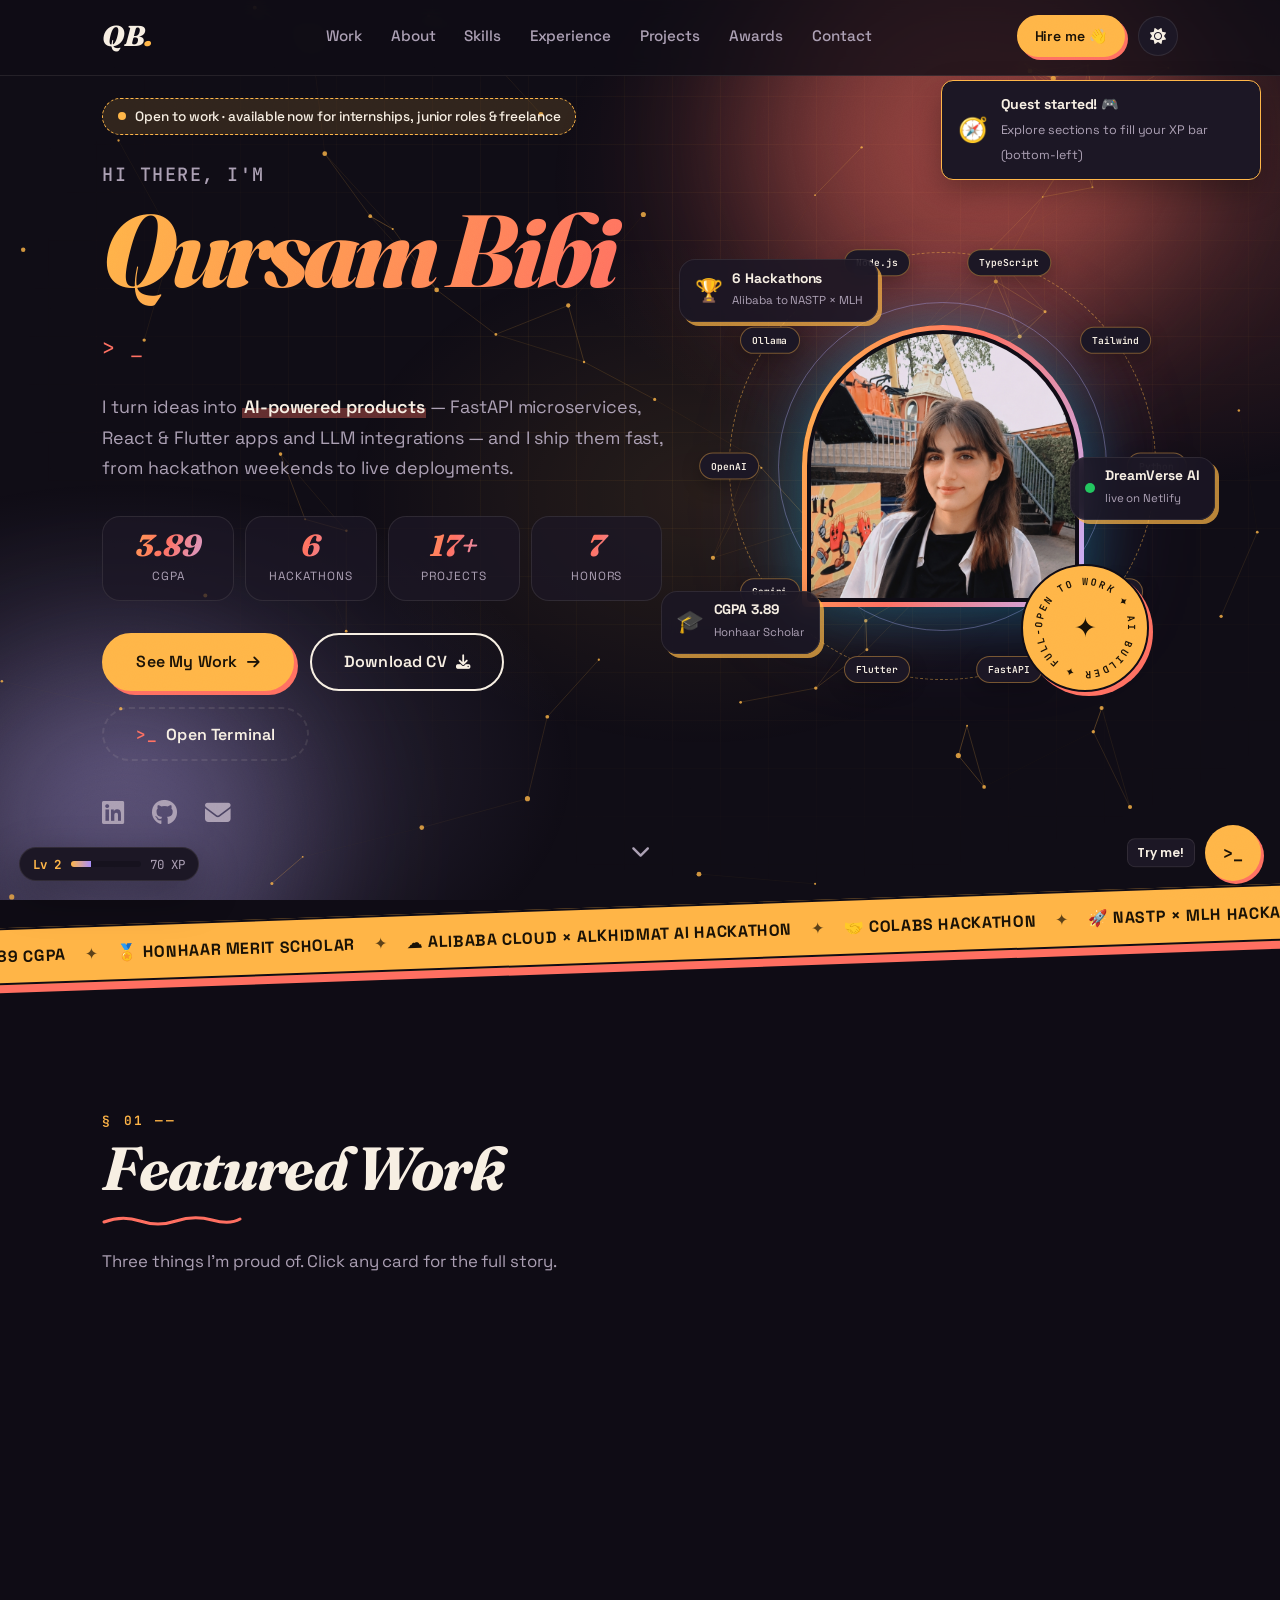
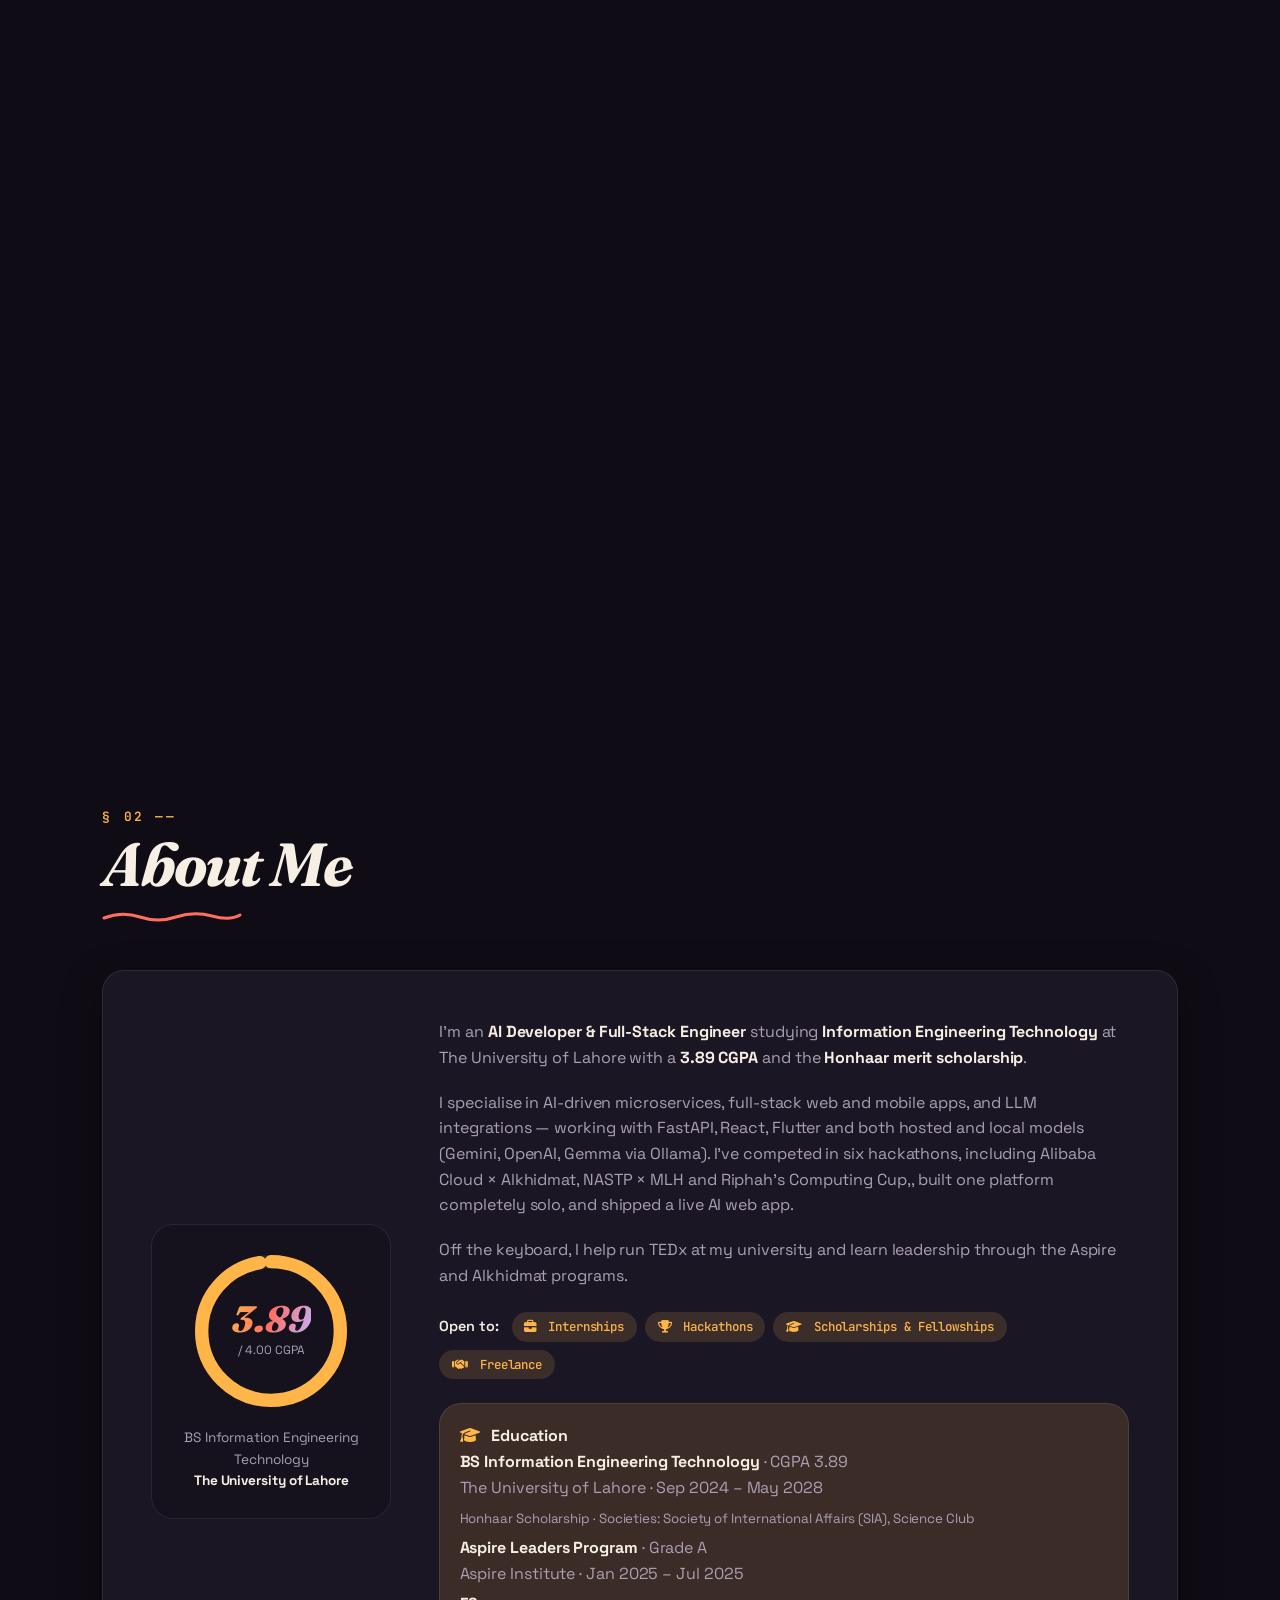
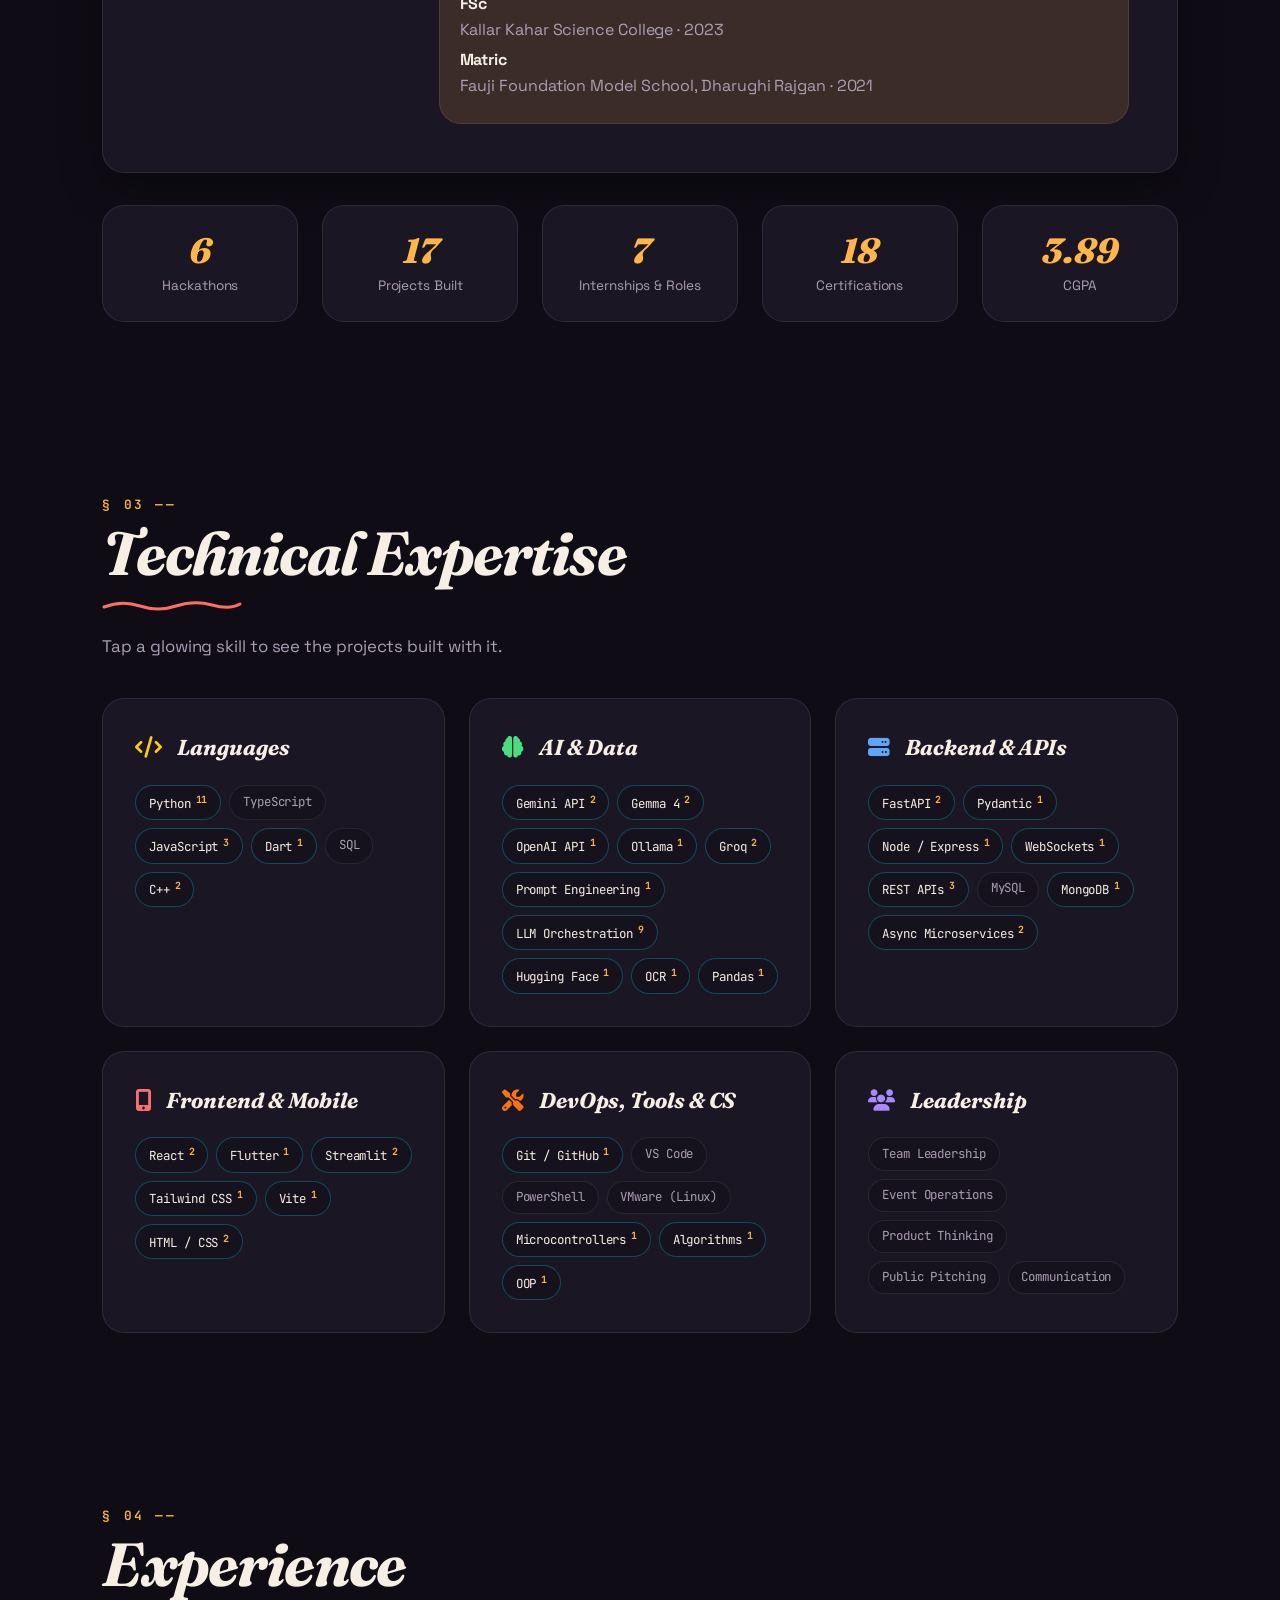
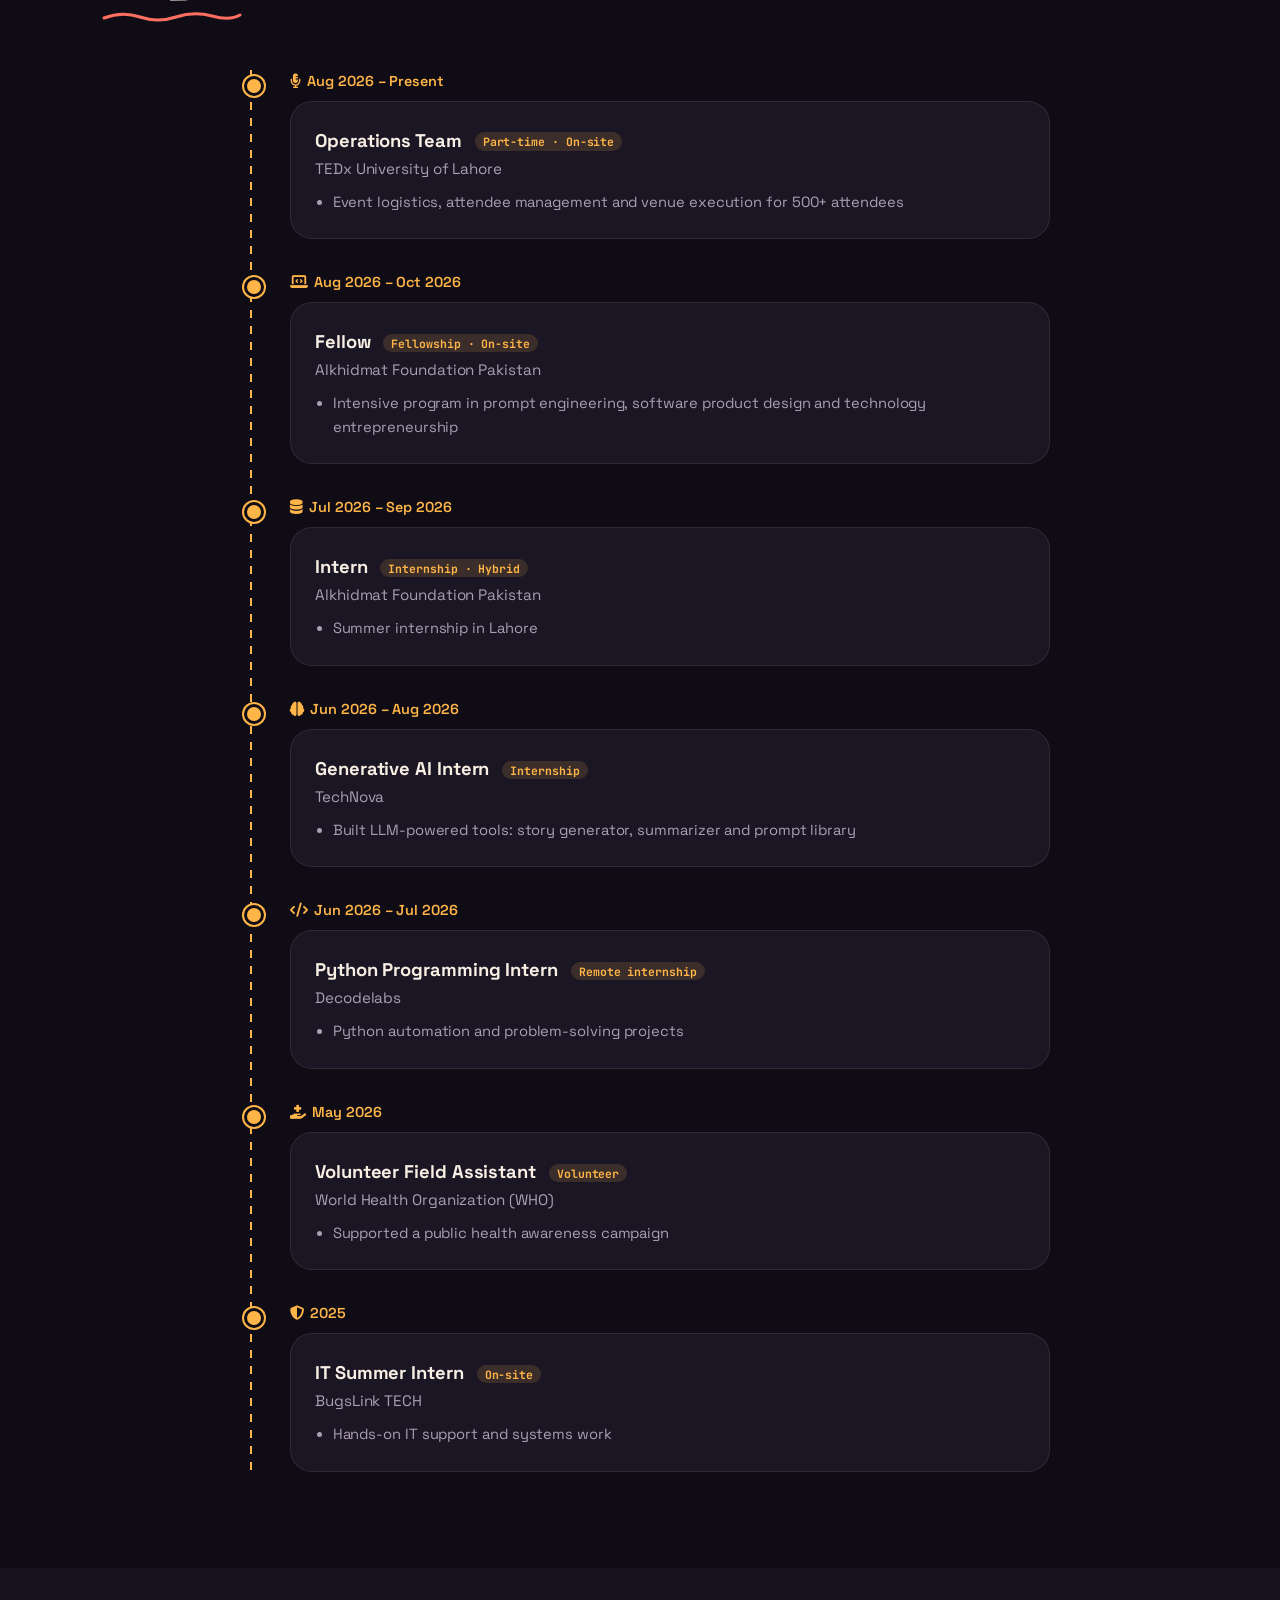
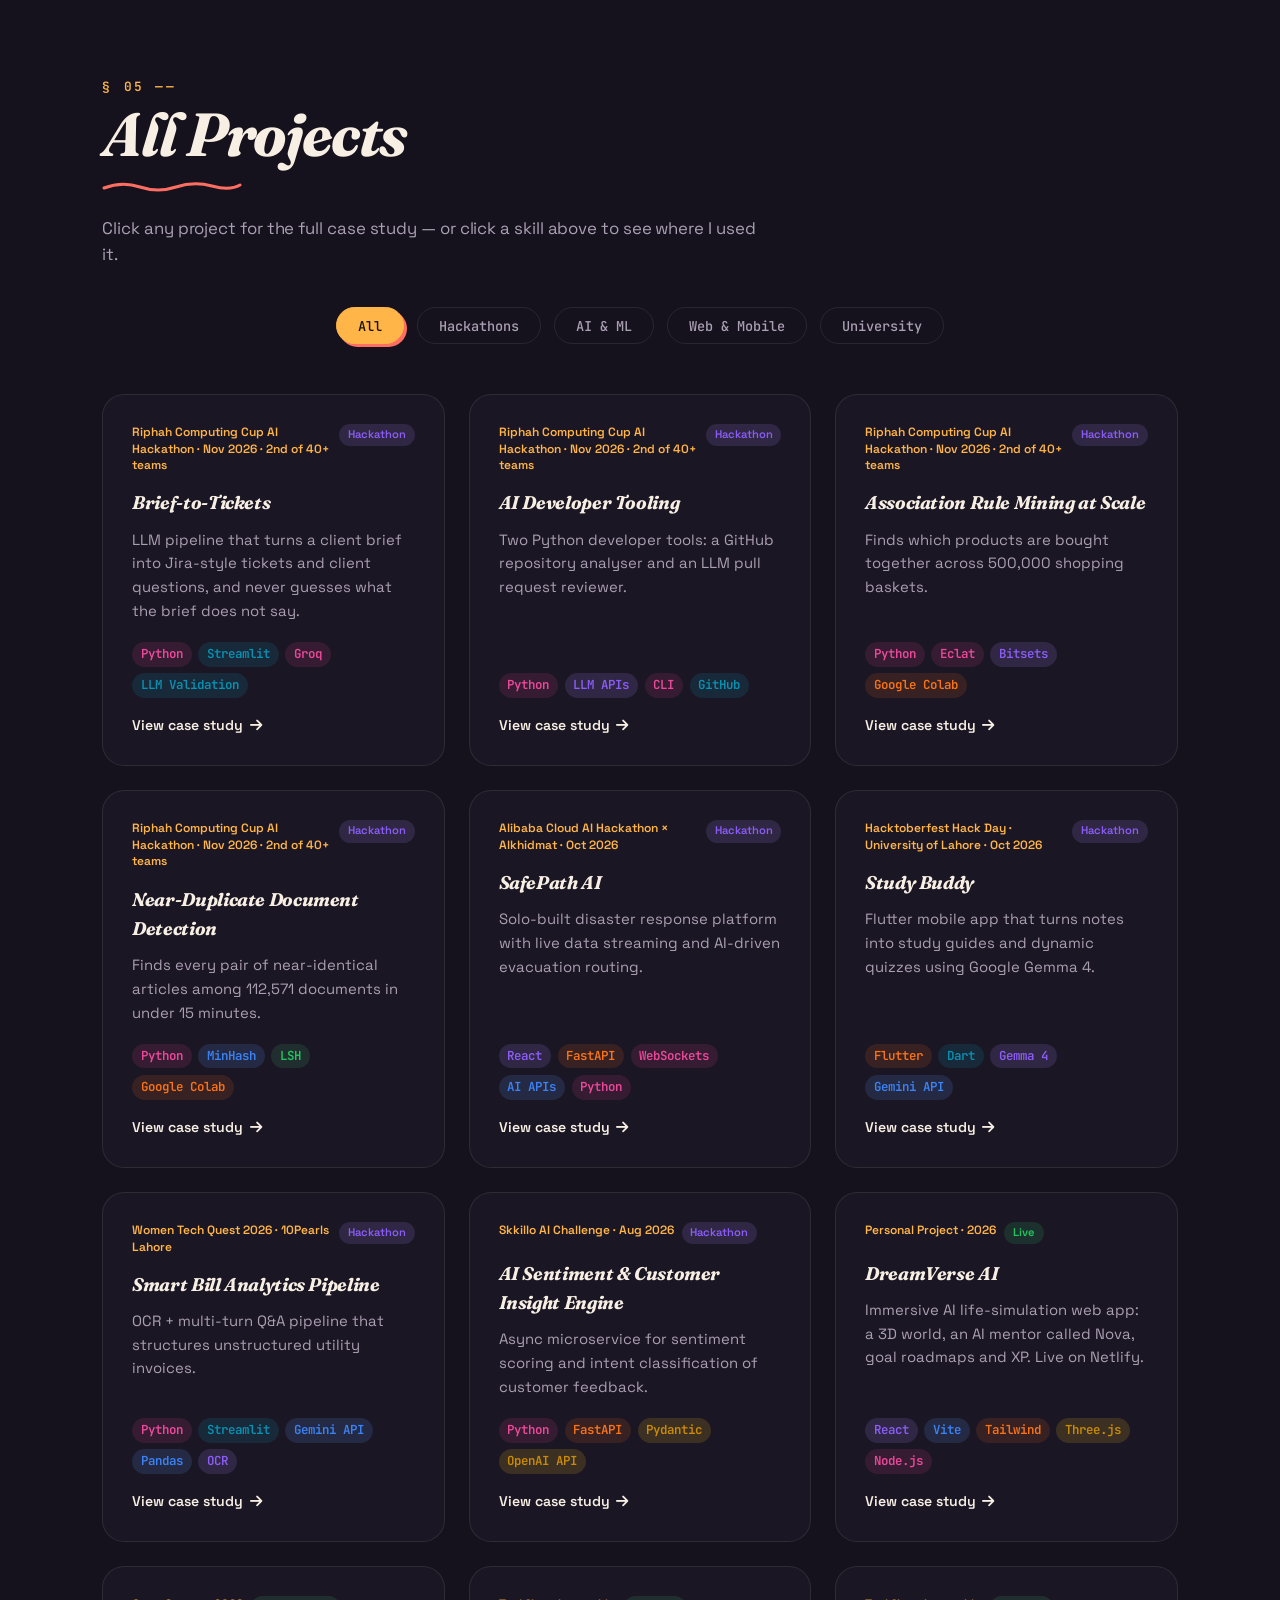
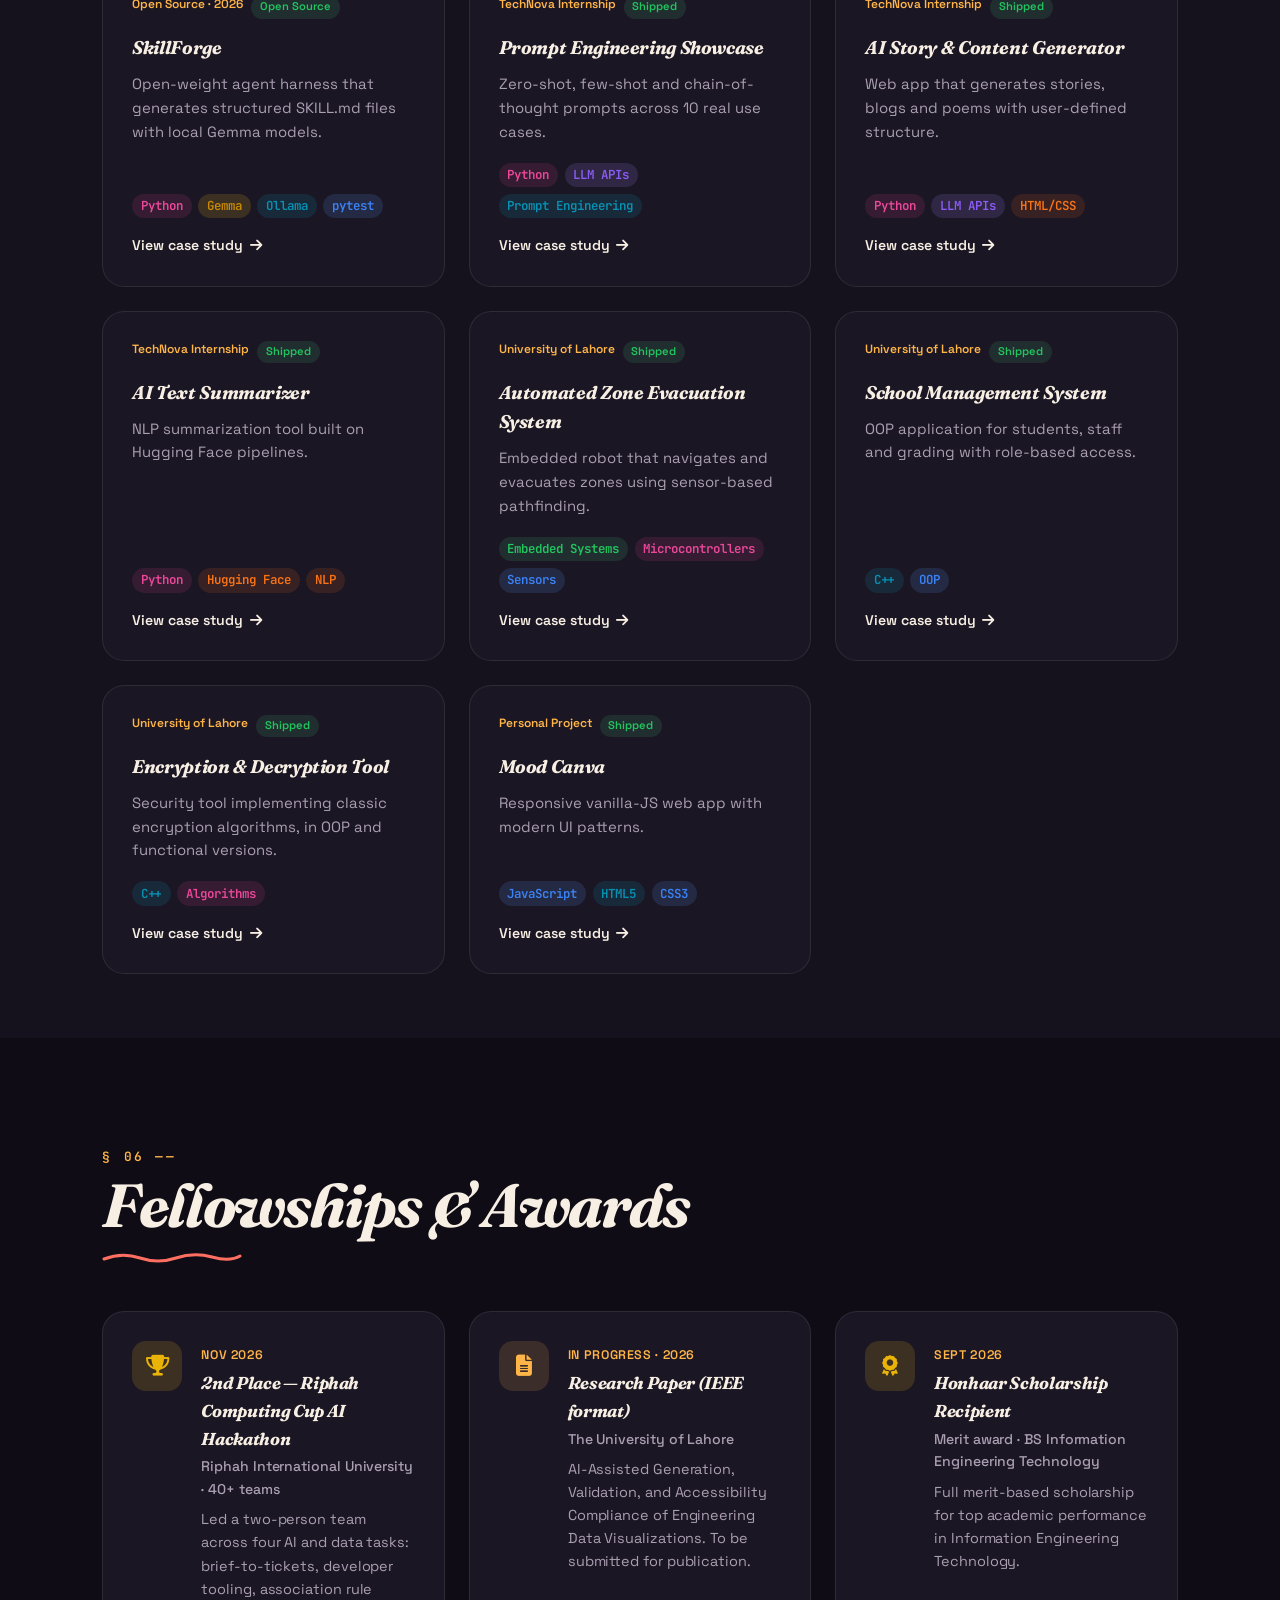
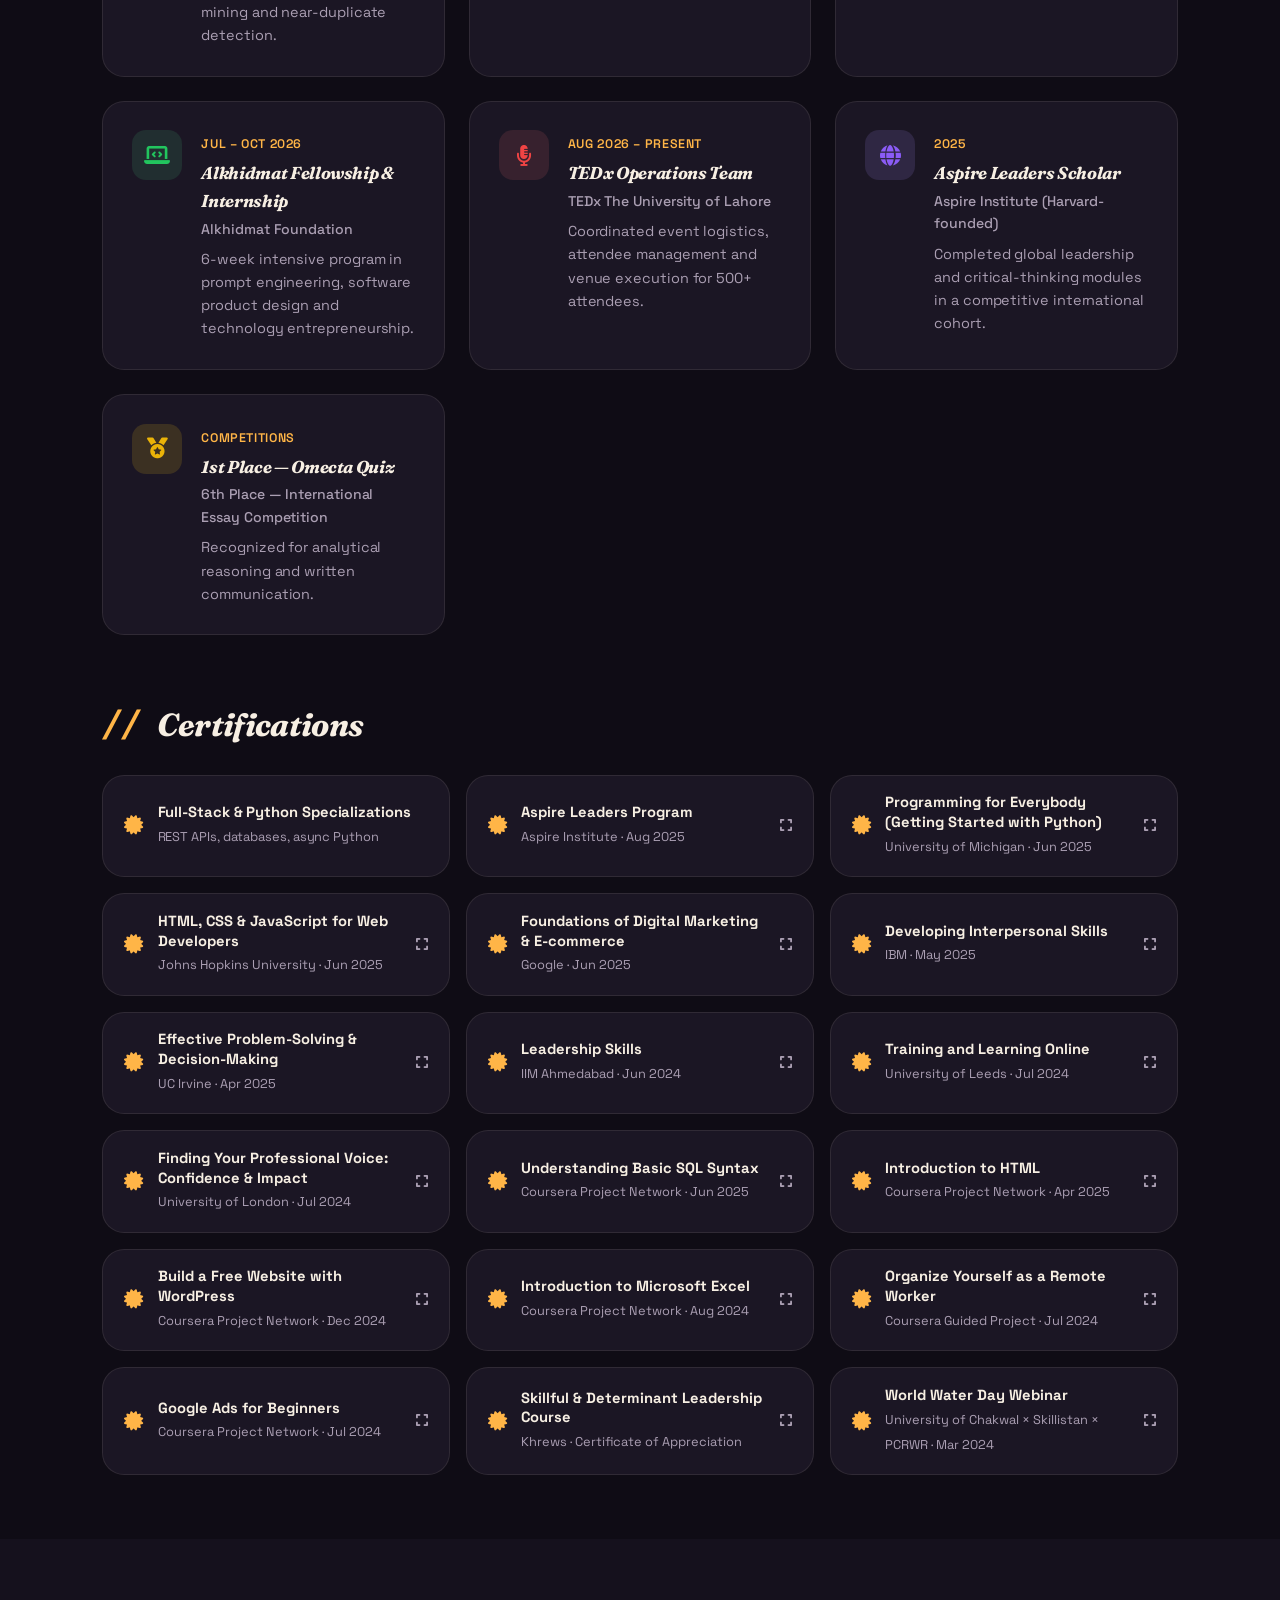
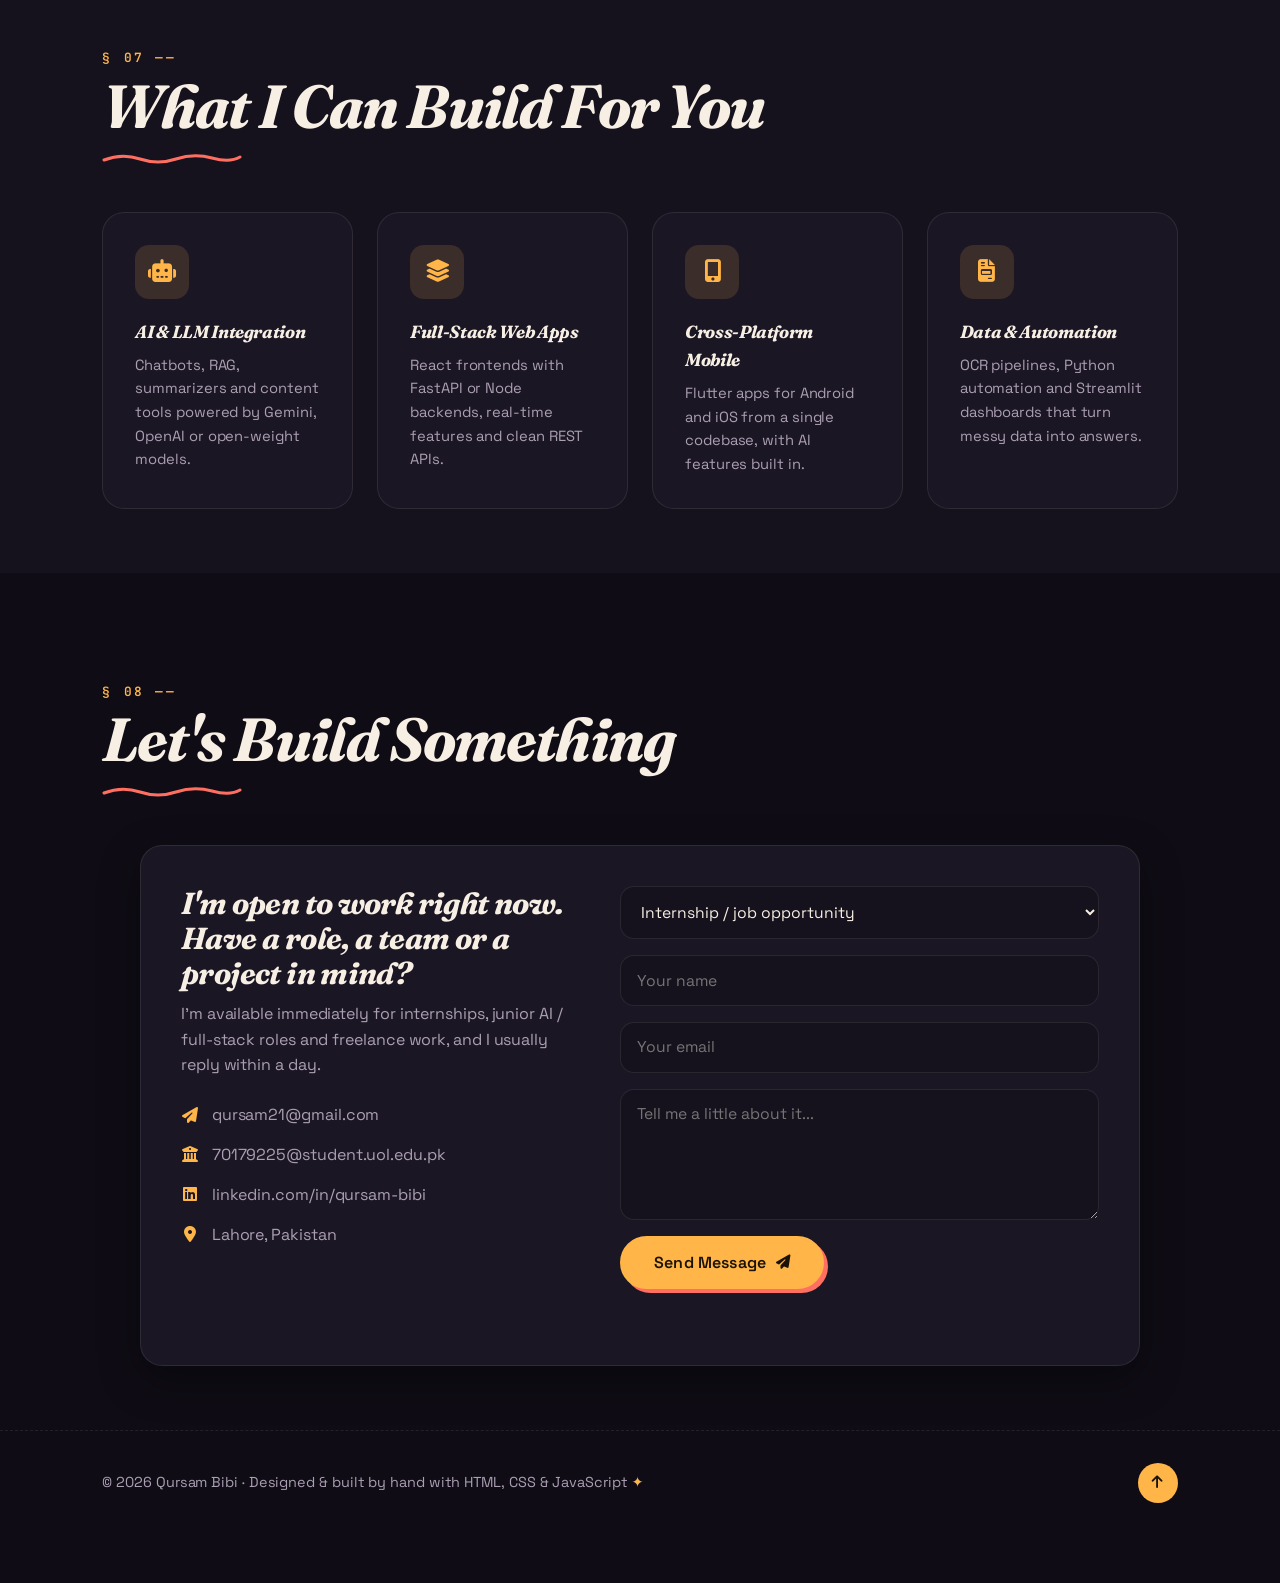
<file: index.html>
<!DOCTYPE html>
<html lang="en" data-theme="dark">
<head>
    <meta charset="UTF-8">
    <meta name="viewport" content="width=device-width, initial-scale=1.0, viewport-fit=cover">
    <meta name="theme-color" content="#0f0c15" media="(prefers-color-scheme: dark)">
    <meta name="theme-color" content="#f6f0e5" media="(prefers-color-scheme: light)">
    <meta name="color-scheme" content="dark light">
    <meta name="format-detection" content="telephone=no">
    <meta name="mobile-web-app-capable" content="yes">
    <meta name="apple-mobile-web-app-capable" content="yes">
    <meta name="apple-mobile-web-app-status-bar-style" content="black-translucent">
    <meta name="apple-mobile-web-app-title" content="Qursam">
    <link rel="manifest" href="manifest.webmanifest">
    <link rel="apple-touch-icon" href="icons/apple-touch-icon.png">
    <title>Qursam Bibi | AI Developer & Full-Stack Engineer</title>
    <meta name="description" content="Qursam Bibi — AI Developer & Full-Stack Engineer, BS Information Engineering Technology (CGPA 3.89) at The University of Lahore. FastAPI, React, Flutter and LLM projects, hackathons and fellowships.">
    <meta property="og:title" content="Qursam Bibi | AI & Full-Stack Engineer">
    <meta property="og:description" content="Generative AI, full-stack and embedded systems projects, hackathon wins and fellowships.">
    <meta property="og:image" content="image_0.png">
    <link rel="icon" href="data:image/svg+xml,<svg xmlns='http://www.w3.org/2000/svg' viewBox='0 0 100 100'><rect width='100' height='100' rx='20' fill='%23ffb547'/><text x='50' y='68' font-size='50' font-family='Arial' font-weight='bold' text-anchor='middle' fill='%230f0c15'>QB</text></svg>">
    <link rel="preconnect" href="https://fonts.googleapis.com">
    <link href="https://fonts.googleapis.com/css2?family=Fraunces:ital,opsz,wght@0,9..144,600;1,9..144,600;1,9..144,700;1,9..144,800&family=Space+Grotesk:wght@400;500;600;700&family=Poppins:wght@400;600&family=JetBrains+Mono:wght@400;600;700&display=swap" rel="stylesheet">
    <link rel="stylesheet" href="https://cdnjs.cloudflare.com/ajax/libs/font-awesome/6.4.0/css/all.min.css">
    <link rel="stylesheet" href="style.css">
    <link rel="stylesheet" href="signature.css">
    <script>
        // Apply saved theme before paint to avoid a flash
        try { const t = localStorage.getItem('theme'); if (t) document.documentElement.setAttribute('data-theme', t); } catch (e) {}
    </script>
</head>
<body>

    <div class="scroll-progress" id="scrollProgress"></div>
    <div class="cursor-glow" id="cursorGlow" aria-hidden="true"></div>
    <div class="toast-stack" id="toastStack" aria-live="polite"></div>

    <!-- XP / achievements widget -->
    <div class="xp-widget" id="xpWidget">
        <button class="xp-pill" id="xpPill" aria-expanded="false" aria-controls="xpPanel">
            <span class="xp-level" id="xpLevel">Lv 1</span>
            <span class="xp-bar"><span id="xpFill"></span></span>
            <span class="xp-num" id="xpNum">0 XP</span>
        </button>
        <div class="xp-panel" id="xpPanel" hidden>
            <h4>🎮 Explorer Quests</h4>
            <p>Earn XP by exploring the portfolio. Can you hit 100%?</p>
            <ul id="questList"></ul>
            <button class="xp-reset" id="xpReset">Reset progress</button>
        </div>
    </div>

    <!-- Header / Navigation -->
    <header id="siteHeader">
        <a href="#home" class="logo">QB<span>.</span></a>
        <nav>
            <ul class="nav-links" id="navLinks">
                <li><a href="#work">Work</a></li>
                <li><a href="#about">About</a></li>
                <li><a href="#skills">Skills</a></li>
                <li><a href="#experience">Experience</a></li>
                <li><a href="#projects">Projects</a></li>
                <li><a href="#achievements">Awards</a></li>
                <li><a href="#contact">Contact</a></li>
            </ul>
        </nav>
        <div class="header-actions">
            <a href="#contact" class="hire-btn">Hire me <span>👋</span></a>
            <button class="icon-btn" id="themeToggle" aria-label="Toggle light and dark theme"><i class="fas fa-sun"></i></button>
            <button class="icon-btn menu-toggle" id="menuToggle" aria-label="Open menu" aria-controls="navLinks" aria-expanded="false"><i class="fas fa-bars"></i></button>
        </div>
    </header>

    <!-- Hero -->
    <section class="hero" id="home">
        <div class="hero-bg-anim"></div>
        <canvas id="neuralBg" aria-hidden="true"></canvas>
        <div class="hero-grid"></div>
        <div class="blob blob-1" aria-hidden="true"></div>
        <div class="blob blob-2" aria-hidden="true"></div>

        <div class="hero-content">
            <span class="availability reveal-top"><span class="pulse-dot"></span> Open to work · available now for internships, junior roles &amp; freelance</span>
            <p class="hero-hi reveal-top delay-1">Hi there, I'm</p>
            <h1 class="hero-name reveal-top delay-1" id="heroName" aria-label="Qursam Bibi">Qursam Bibi</h1>
            <h2 class="typing-line reveal-top delay-2"><span class="tl-prefix">&gt;</span> <span id="typed"></span><span class="caret">_</span></h2>
            <p class="hero-pitch reveal-top delay-3">I turn ideas into <mark>AI-powered products</mark> — FastAPI microservices, React &amp; Flutter apps and LLM integrations — and I ship them fast, from hackathon weekends to live deployments.</p>

            <div class="hero-stats reveal-top delay-4" id="heroStats"></div>

            <div class="hero-ctas reveal-top delay-5">
                <a href="#work" class="btn btn-primary btn-glow">See My Work <i class="fas fa-arrow-right"></i></a>
                <a href="resume.pdf" class="btn btn-outline" id="resumeBtn" download="Qursam-Bibi-Resume.pdf">Download CV <i class="fas fa-download"></i></a>
                <button class="btn btn-ghost" id="openTerminal" type="button"><span class="mono">&gt;_</span> Open Terminal</button>
            </div>
            <div class="social-icons reveal-top delay-5">
                <a href="https://www.linkedin.com/in/qursam-bibi-b3309b320/" target="_blank" rel="noopener" aria-label="LinkedIn"><i class="fab fa-linkedin"></i></a>
                <a href="https://github.com/QURSAM-70179225" target="_blank" rel="noopener" aria-label="GitHub"><i class="fab fa-github"></i></a>
                <a href="mailto:qursam21@gmail.com" aria-label="Email"><i class="fas fa-envelope"></i></a>
            </div>
        </div>

        <div class="hero-visual reveal-right delay-2" aria-hidden="true">
            <div class="orbit-stage" id="orbitStage">
                <div class="ring ring-outer"></div>
                <div class="ring ring-inner"></div>
                <div class="photo-wrap"><img src="image_0.png" alt="" class="hero-photo"></div>
                <div class="orbit" id="orbit"></div>
                <div class="float-card fc-1"><span>🏆</span><div><b>6 Hackathons</b><small>Alibaba to NASTP × MLH</small></div></div>
                <div class="float-card fc-2"><span>🎓</span><div><b>CGPA 3.89</b><small>Honhaar Scholar</small></div></div>
                <div class="stamp" title="Open to work">
                    <svg viewBox="0 0 120 120"><defs><path id="stampPath" d="M60,60 m-46,0 a46,46 0 1,1 92,0 a46,46 0 1,1 -92,0"/></defs>
                        <text><textPath href="#stampPath">open to work ✦ ai builder ✦ full-stack ✦ </textPath></text></svg>
                    <span class="stamp-core">✦</span>
                </div>
                <div class="float-card fc-3"><span class="live-dot"></span><div><b>DreamVerse AI</b><small>live on Netlify</small></div></div>
            </div>
        </div>
        <a href="#work" class="scroll-hint" aria-label="Scroll down"><i class="fas fa-chevron-down"></i></a>
    </section>

    <!-- Highlights ticker -->
    <div class="ticker-wrap">
        <div class="ticker" aria-label="Highlights">
            <div class="ticker-track" id="tickerTrack"></div>
        </div>
    </div>

    <!-- Featured work -->
    <section id="work" class="work">
        <h2 class="section-title reveal-left">Featured Work</h2>
        <p class="section-sub reveal-bottom">Three things I'm proud of. Click any card for the full story.</p>
        <div class="bento" id="bento"></div>
    </section>

    <!-- Terminal dock (opened from hero button, the >_ button, or the ` key) -->
    <div class="term-dock" id="termDock" aria-hidden="true">
        <div class="hero-terminal" id="terminal" role="dialog" aria-label="Interactive terminal">
            <div class="term-bar"><span></span><span></span><span></span><em>qursam@portfolio: ~</em><button class="term-close" id="termClose" aria-label="Close terminal">✕</button></div>
            <div class="term-body" id="termBody">
                <div id="termOut" aria-live="polite"></div>
                <form class="term-input-line" id="termForm" autocomplete="off">
                    <span class="prompt">➜ <b>~</b></span>
                    <input id="termInput" type="text" spellcheck="false" autocapitalize="off" autocorrect="off" autocomplete="off" enterkeyhint="send" aria-label="Type a terminal command">
                </form>
            </div>
            <div class="term-chips" id="termChips">
                <button data-cmd="help">help</button>
                <button data-cmd="whoami">whoami</button>
                <button data-cmd="projects">projects</button>
                <button data-cmd="skills">skills</button>
                <button data-cmd="hire">hire</button>
                <button data-cmd="surprise">surprise me</button>
            </div>
        </div>
    </div>
    <button class="term-fab" id="termFab" aria-label="Open terminal" title="Open terminal (press ` )"><span class="mono">&gt;_</span></button>

    <!-- About -->
    <section id="about" class="about">
        <h2 class="section-title reveal-left">About Me</h2>
        <div class="about-container reveal-bottom delay-1">
            <div class="cgpa-card">
                <svg viewBox="0 0 120 120" class="cgpa-ring" aria-hidden="true">
                    <circle cx="60" cy="60" r="52" class="ring-bg"/>
                    <circle cx="60" cy="60" r="52" class="ring-fg" id="cgpaRing"/>
                </svg>
                <div class="cgpa-val"><b id="cgpaNum">3.89</b><small>/ 4.00 CGPA</small></div>
                <p>BS Information Engineering Technology<br><strong>The University of Lahore</strong></p>
            </div>
            <div class="about-text">
                <p>I'm an <strong>AI Developer &amp; Full-Stack Engineer</strong> studying <strong>Information Engineering Technology</strong> at The University of Lahore with a <strong>3.89 CGPA</strong> and the <strong>Honhaar merit scholarship</strong>.</p>
                <p>I specialise in AI-driven microservices, full-stack web and mobile apps, and LLM integrations — working with FastAPI, React, Flutter and both hosted and local models (Gemini, OpenAI, Gemma via Ollama). I've competed in six hackathons, including Alibaba Cloud × Alkhidmat, NASTP × MLH and Riphah's Computing Cup,, built one platform completely solo, and shipped a live AI web app.</p>
                <p>Off the keyboard, I help run TEDx at my university and learn leadership through the Aspire and Alkhidmat programs.</p>
                <div class="open-to">
                    <span class="open-label">Open to:</span>
                    <span class="chip"><i class="fas fa-briefcase"></i> Internships</span>
                    <span class="chip"><i class="fas fa-trophy"></i> Hackathons</span>
                    <span class="chip"><i class="fas fa-graduation-cap"></i> Scholarships &amp; Fellowships</span>
                    <span class="chip"><i class="fas fa-handshake"></i> Freelance</span>
                </div>
                <div class="edu-box">
                    <h4><i class="fas fa-graduation-cap edu-icon"></i> Education</h4>
                    <p><strong>BS Information Engineering Technology</strong> · CGPA 3.89<br>The University of Lahore · Sep 2024 – May 2028</p>
                    <p class="edu-meta"><small>Honhaar Scholarship · Societies: Society of International Affairs (SIA), Science Club</small></p>
                    <p><strong>Aspire Leaders Program</strong> · Grade A<br>Aspire Institute · Jan 2025 – Jul 2025</p>
                    <p><strong>FSc</strong><br>Kallar Kahar Science College · 2023</p>
                    <p><strong>Matric</strong><br>Fauji Foundation Model School, Dharughi Rajgan · 2021</p>
                </div>
            </div>
        </div>
        <div class="stats-row" id="statsRow"></div>
    </section>

    <!-- Skills -->
    <section id="skills" class="skills">
        <h2 class="section-title reveal-left">Technical Expertise</h2>
        <p class="section-sub reveal-bottom">Tap a glowing skill to see the projects built with it.</p>
        <div class="skills-grid">
            <div class="skill-category reveal-bottom">
                <div class="skill-head"><h3><i class="fas fa-code icon-lang"></i> Languages</h3></div>
                <div class="skill-pills"><span>Python</span><span>TypeScript</span><span>JavaScript</span><span>Dart</span><span>SQL</span><span>C++</span></div>
            </div>
            <div class="skill-category reveal-bottom delay-1">
                <div class="skill-head"><h3><i class="fas fa-brain icon-ai"></i> AI &amp; Data</h3></div>
                <div class="skill-pills"><span>Gemini API</span><span>Gemma 4</span><span>OpenAI API</span><span>Ollama</span><span>Groq</span><span>Prompt Engineering</span><span>LLM Orchestration</span><span>Hugging Face</span><span>OCR</span><span>Pandas</span></div>
            </div>
            <div class="skill-category reveal-bottom delay-2">
                <div class="skill-head"><h3><i class="fas fa-server icon-full"></i> Backend &amp; APIs</h3></div>
                <div class="skill-pills"><span>FastAPI</span><span>Pydantic</span><span>Node / Express</span><span>WebSockets</span><span>REST APIs</span><span>MySQL</span><span>MongoDB</span><span>Async Microservices</span></div>
            </div>
            <div class="skill-category reveal-bottom delay-3">
                <div class="skill-head"><h3><i class="fas fa-mobile-alt icon-hw"></i> Frontend &amp; Mobile</h3></div>
                <div class="skill-pills"><span>React</span><span>Flutter</span><span>Streamlit</span><span>Tailwind CSS</span><span>Vite</span><span>HTML / CSS</span></div>
            </div>
            <div class="skill-category reveal-bottom delay-4">
                <div class="skill-head"><h3><i class="fas fa-tools icon-cs"></i> DevOps, Tools &amp; CS</h3></div>
                <div class="skill-pills"><span>Git / GitHub</span><span>VS Code</span><span>PowerShell</span><span>VMware (Linux)</span><span>Microcontrollers</span><span>Algorithms</span><span>OOP</span></div>
            </div>
            <div class="skill-category reveal-bottom delay-5">
                <div class="skill-head"><h3><i class="fas fa-users icon-other"></i> Leadership</h3></div>
                <div class="skill-pills"><span>Team Leadership</span><span>Event Operations</span><span>Product Thinking</span><span>Public Pitching</span><span>Communication</span></div>
            </div>
        </div>
    </section>

    <!-- Experience -->
    <section id="experience" class="experience">
        <h2 class="section-title reveal-left">Experience</h2>
        <div class="timeline" id="timeline"></div>
    </section>

    <!-- Projects -->
    <section id="projects" class="projects">
        <h2 class="section-title reveal-left">All Projects</h2>
        <p class="section-sub reveal-bottom">Click any project for the full case study — or click a skill above to see where I used it.</p>
        <div class="skill-filter-note" id="skillFilterNote" hidden></div>
        <div class="filter-controls reveal-bottom delay-1">
            <button class="filter-btn active" data-filter="all">All</button>
            <button class="filter-btn" data-filter="hack">Hackathons</button>
            <button class="filter-btn" data-filter="ai">AI &amp; ML</button>
            <button class="filter-btn" data-filter="web">Web &amp; Mobile</button>
            <button class="filter-btn" data-filter="uol">University</button>
        </div>
        <div class="project-grid" id="projectGrid"></div>
    </section>

    <!-- Achievements -->
    <section id="achievements" class="achievements">
        <h2 class="section-title reveal-left">Fellowships &amp; Awards</h2>
        <div class="achieve-grid" id="achieveGrid"></div>

        <h3 class="sub-title reveal-left">Certifications</h3>
        <div class="cert-grid" id="certGrid"></div>
    </section>

    <!-- Services -->
    <section id="services" class="services">
        <h2 class="section-title reveal-left">What I Can Build For You</h2>
        <div class="services-grid" id="servicesGrid"></div>
    </section>

    <!-- Contact -->
    <section id="contact" class="contact">
        <h2 class="section-title reveal-left">Let's Build Something</h2>
        <div class="contact-wrap reveal-bottom delay-1">
            <div class="contact-info">
                <h3>I'm open to work right now. Have a role, a team or a project in mind?</h3>
                <p>I'm available immediately for internships, junior AI / full-stack roles and freelance work, and I usually reply within a day.</p>
                <a href="mailto:qursam21@gmail.com" class="contact-line"><i class="fas fa-paper-plane"></i> qursam21@gmail.com</a>
                <a href="mailto:70179225@student.uol.edu.pk" class="contact-line"><i class="fas fa-university"></i> 70179225@student.uol.edu.pk</a>
                <a href="https://www.linkedin.com/in/qursam-bibi-b3309b320/" target="_blank" rel="noopener" class="contact-line"><i class="fab fa-linkedin"></i> linkedin.com/in/qursam-bibi</a>
                <span class="contact-line"><i class="fas fa-map-marker-alt"></i> Lahore, Pakistan</span>
            </div>
            <form id="contact-form" novalidate>
                <select name="topic" aria-label="What is this about?">
                    <option>Internship / job opportunity</option>
                    <option>Freelance project</option>
                    <option>Hackathon team</option>
                    <option>Scholarship / fellowship</option>
                    <option>Something else</option>
                </select>
                <input type="text" name="name" placeholder="Your name" autocomplete="name" enterkeyhint="next" required>
                <input type="email" name="email" placeholder="Your email" autocomplete="email" inputmode="email" autocapitalize="off" enterkeyhint="next" required>
                <textarea name="message" placeholder="Tell me a little about it..." rows="5" required></textarea>
                <button type="submit" class="btn btn-primary">Send Message <i class="fas fa-paper-plane"></i></button>
                <p class="form-status" id="formStatus" role="status"></p>
            </form>
        </div>
    </section>

    <footer>
        <p>&copy; <span id="year">2026</span> Qursam Bibi · Designed &amp; built by hand with HTML, CSS &amp; JavaScript</p>
        <a href="#home" class="back-top" aria-label="Back to top"><i class="fas fa-arrow-up"></i></a>
    </footer>

    <!-- Project case-study modal -->
    <div class="modal" id="projectModal" aria-hidden="true">
        <div class="modal-panel" role="dialog" aria-modal="true" aria-labelledby="pmTitle">
            <button class="modal-close" data-close aria-label="Close"><i class="fas fa-times"></i></button>
            <div id="pmBody"></div>
        </div>
    </div>

    <!-- Certificate modal -->
    <div class="modal" id="certModal" aria-hidden="true">
        <div class="modal-panel cert-panel">
            <button class="modal-close" data-close aria-label="Close"><i class="fas fa-times"></i></button>
            <img id="imgCert" alt="">
        </div>
    </div>

    <script src="data.js"></script>
    <script src="script.js"></script>
    <script src="showcase.js"></script>
    <script src="interactive.js"></script>
    <script src="mobile.js"></script>
</body>
</html>
</file>
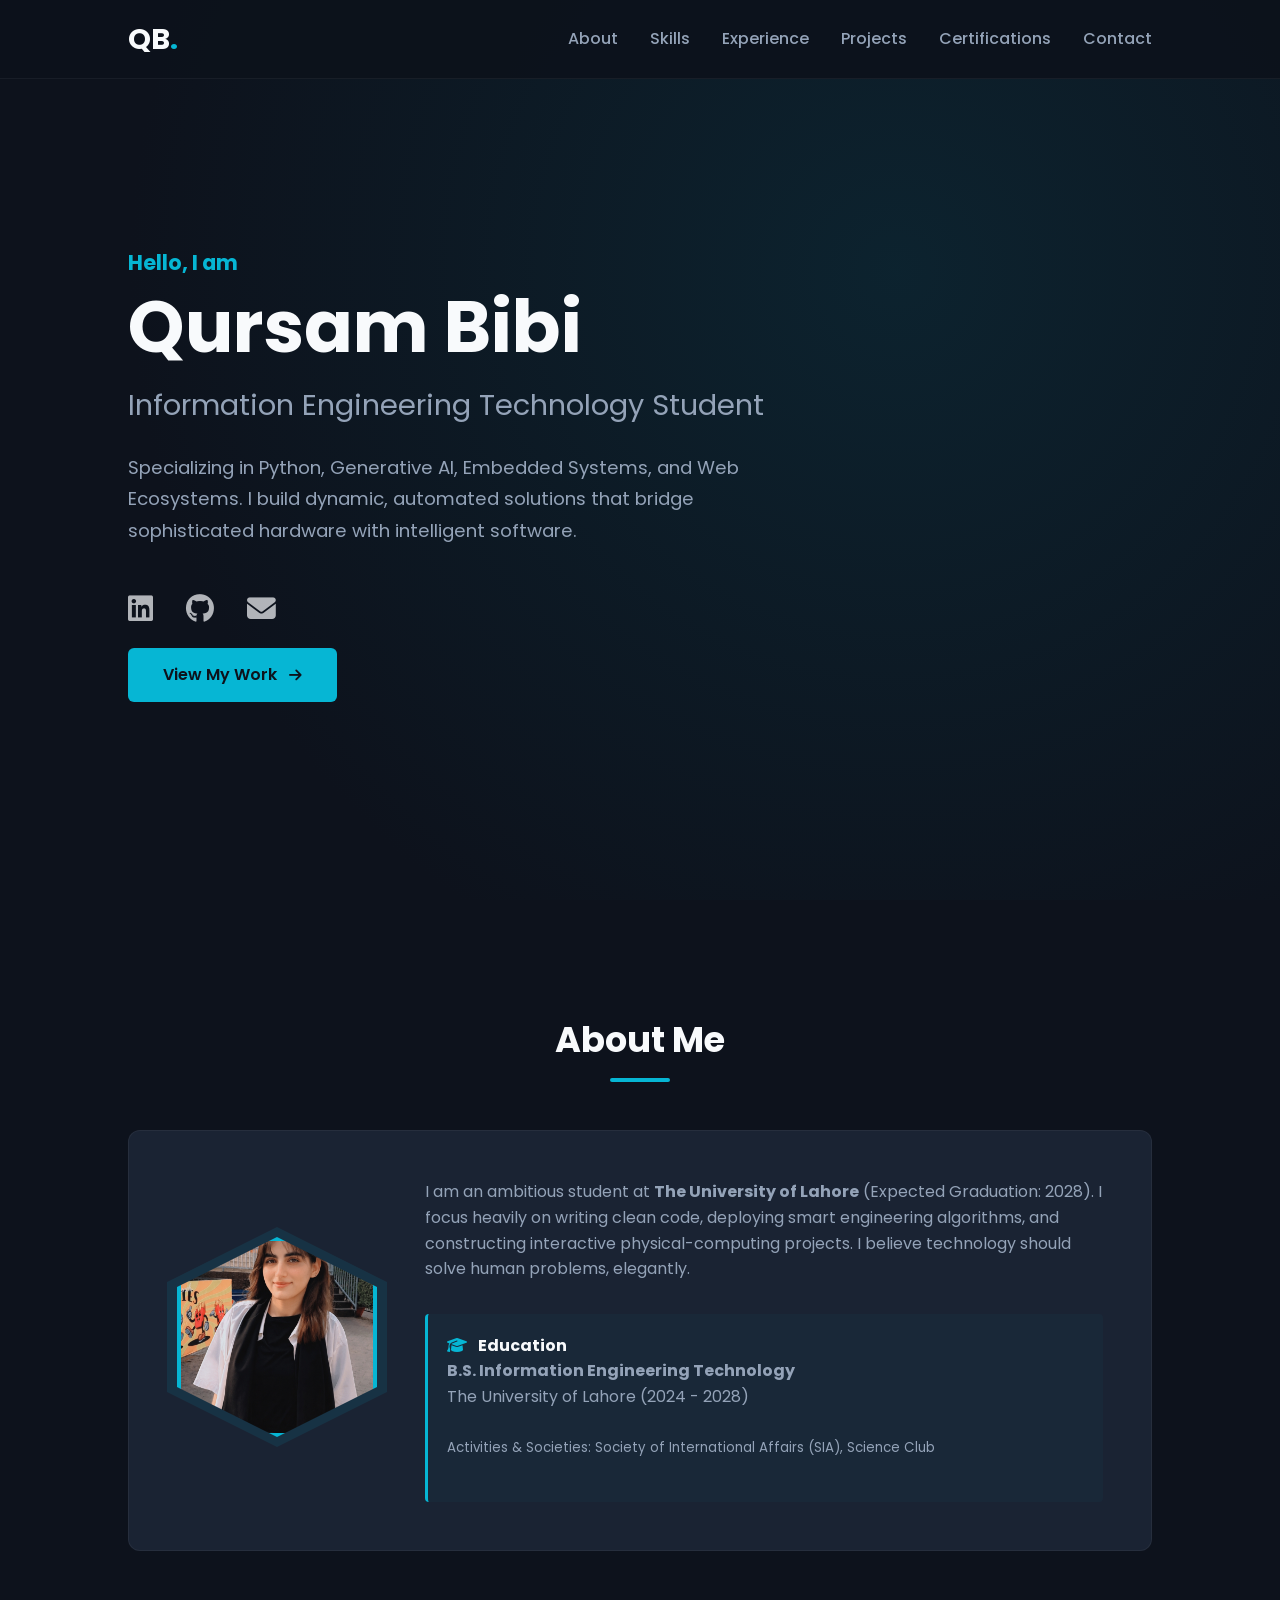
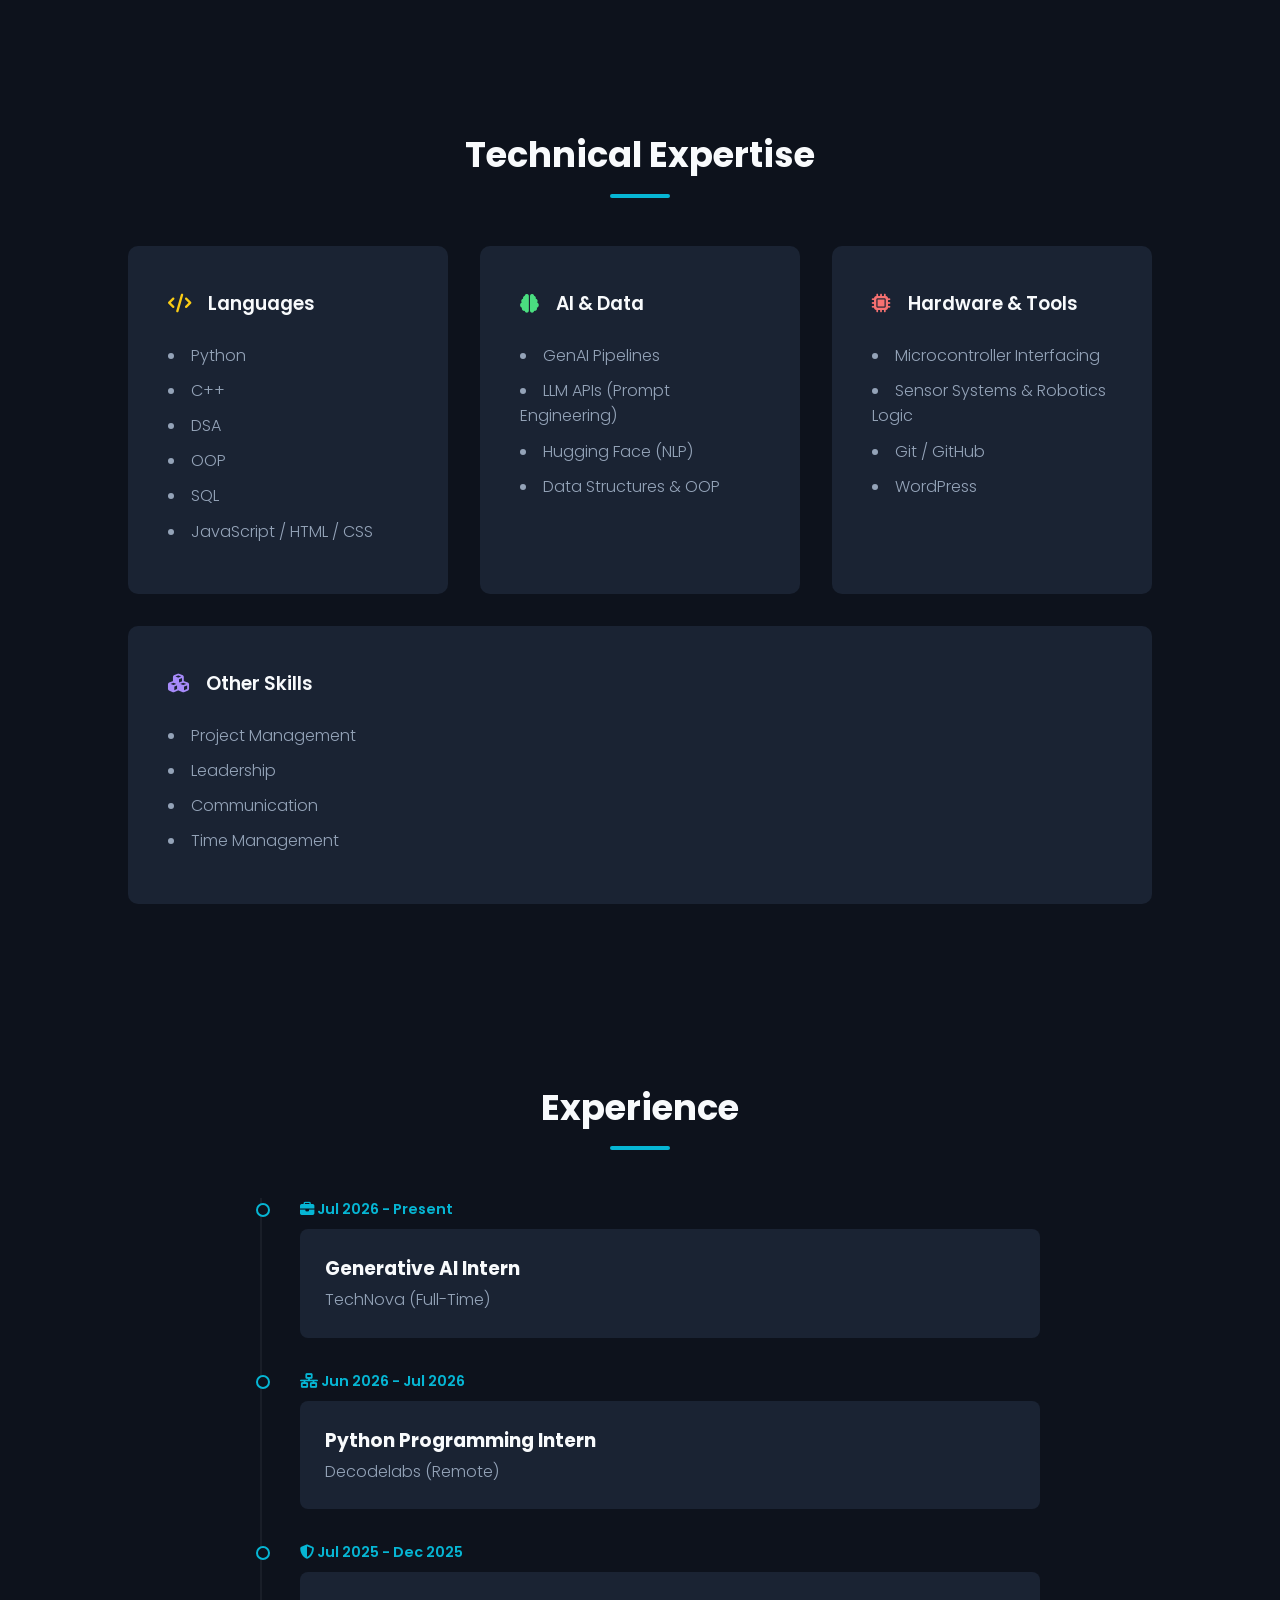
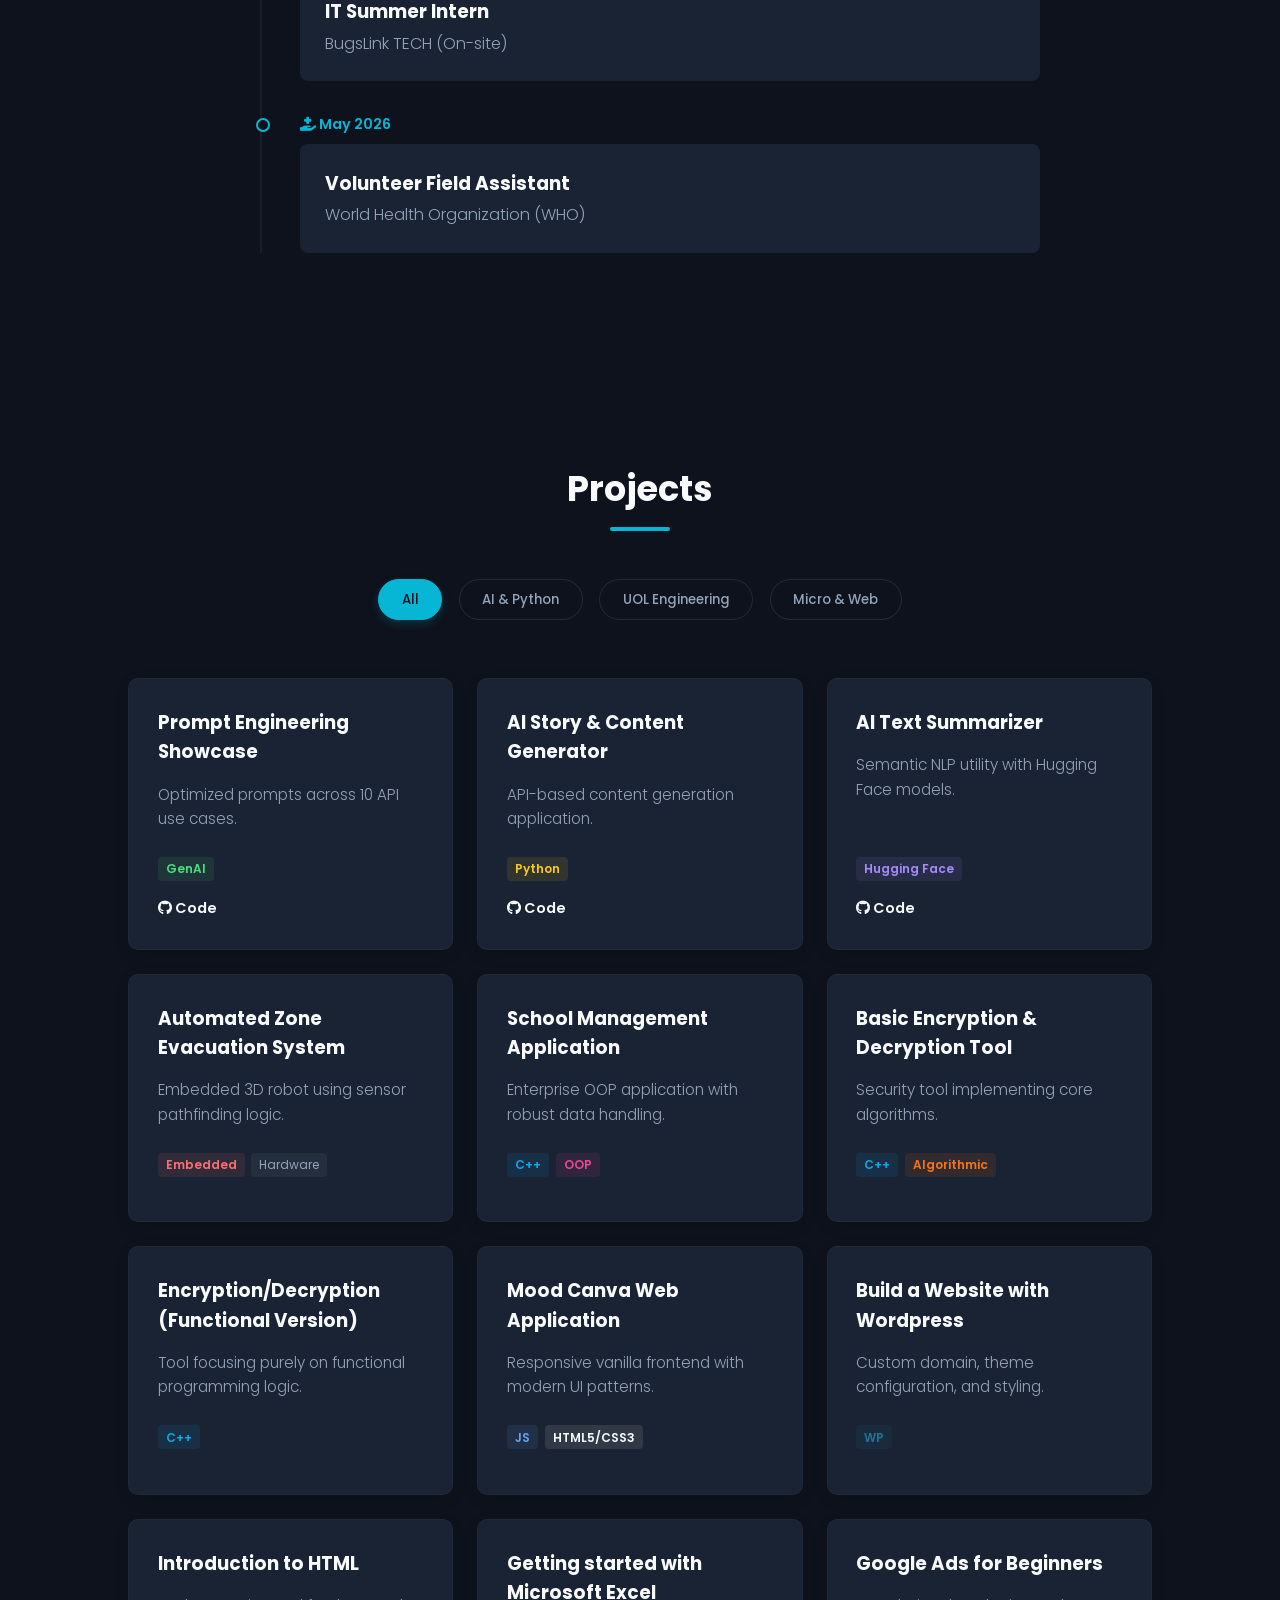
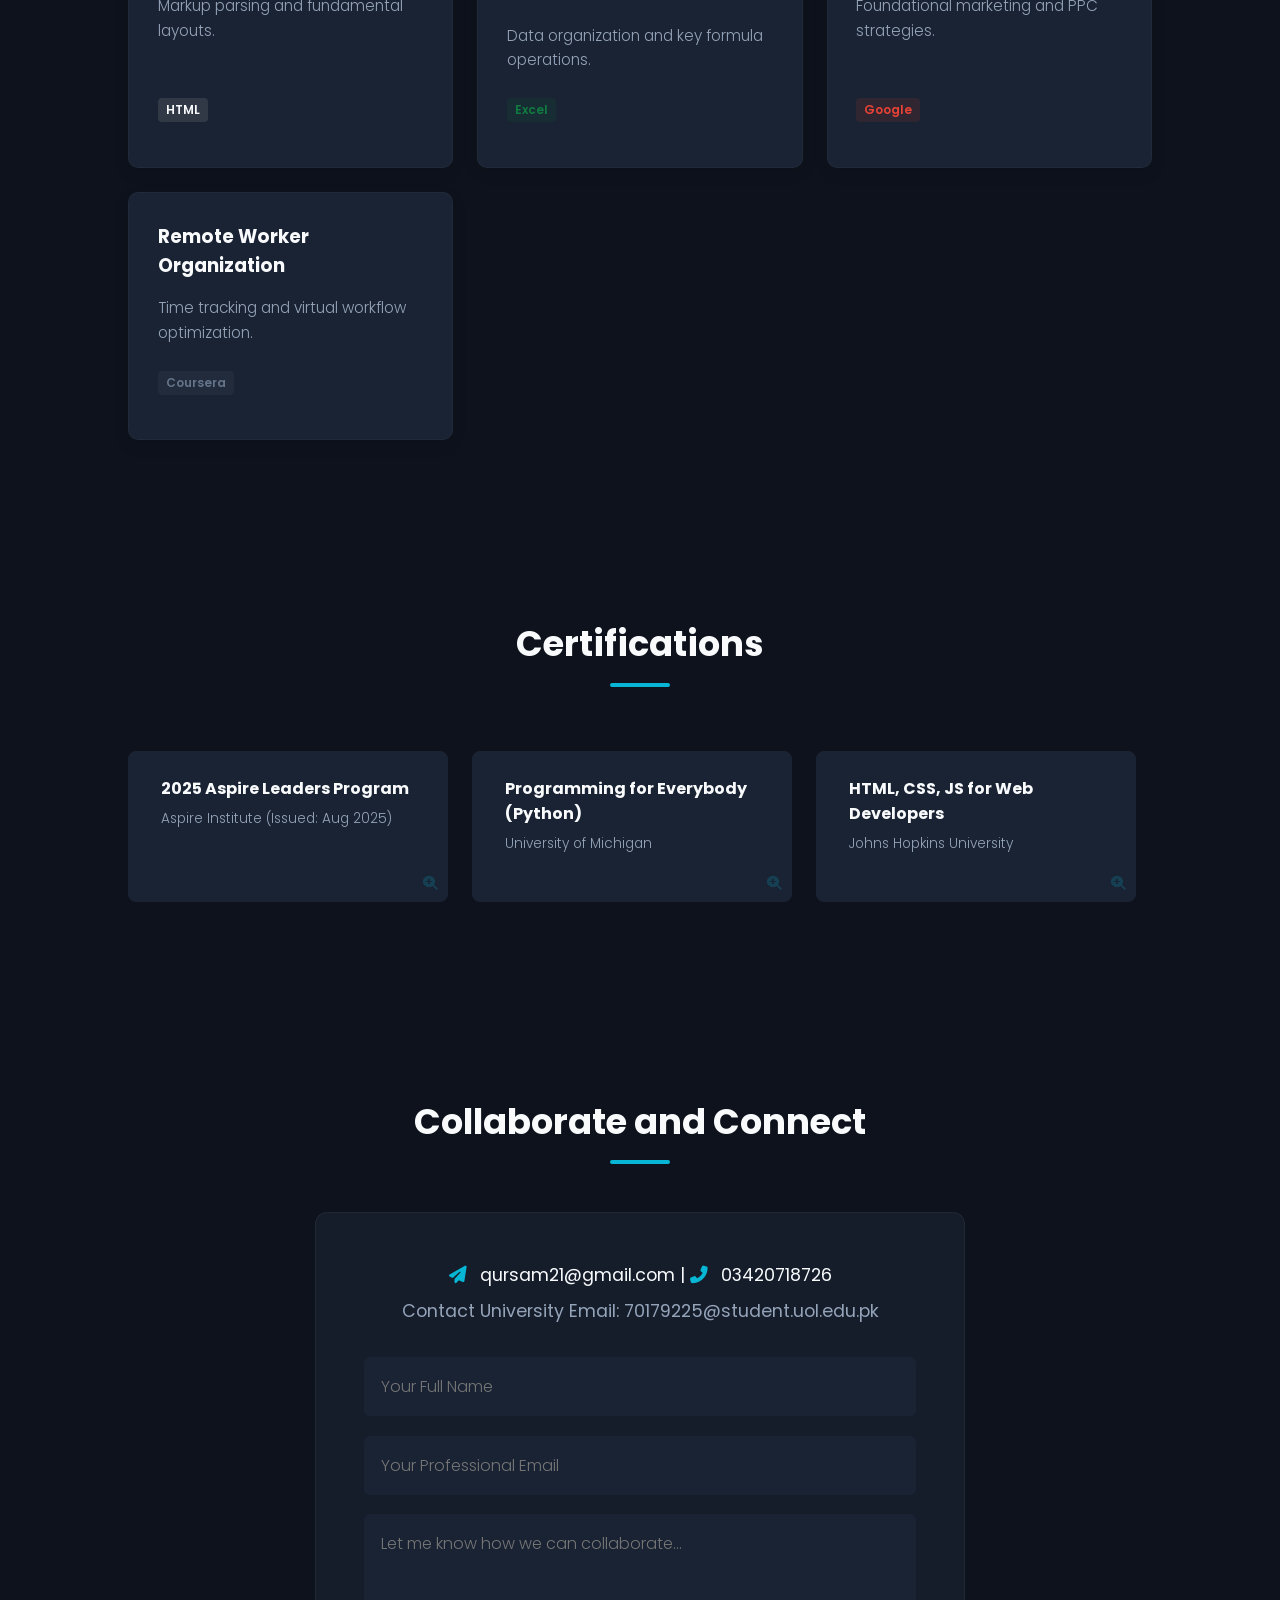
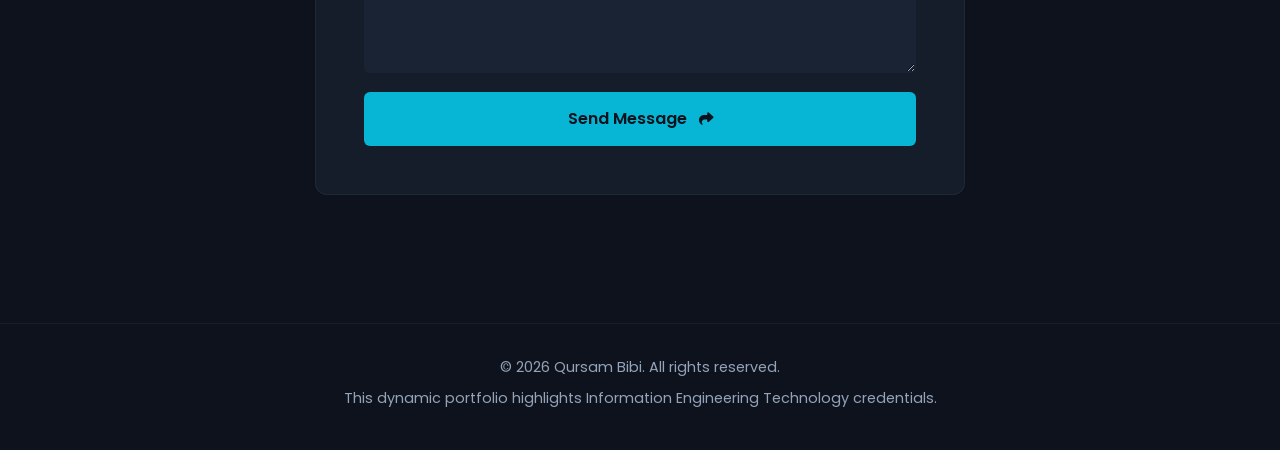
<file: Portfolio-Qursam/index.html>
<!DOCTYPE html>
<html lang="en">
<head>
    <meta charset="UTF-8">
    <meta name="viewport" content="width=device-width, initial-scale=1.0">
    <title>Qursam Bibi | Engineering Portfolio</title>
    <!-- Modern Font and FontAwesome for Icons -->
    <link href="https://fonts.googleapis.com/css2?family=Poppins:wght@300;400;600;700&display=swap" rel="stylesheet">
    <link rel="stylesheet" href="https://cdnjs.cloudflare.com/ajax/libs/font-awesome/6.4.0/css/all.min.css">
    <link rel="stylesheet" href="style.css">
</head>
<body class="interactive-theme">

    <!-- Header / Navigation -->
    <header>
        <div class="logo">QB<span>.</span></div>
        <nav>
            <ul class="nav-links">
                <li><a href="#about">About</a></li>
                <li><a href="#skills">Skills</a></li>
                <li><a href="#experience">Experience</a></li>
                <li><a href="#projects">Projects</a></li>
                <li><a href="#certifications">Certifications</a></li>
                <li><a href="#contact">Contact</a></li>
            </ul>
        </nav>
        <div class="menu-toggle"><i class="fas fa-bars"></i></div>
    </header>

    <!-- Hero Section with Mask Cursor Effect -->
    <section class="hero mask-effect">
        <div class="hero-bg-anim"></div>
        <div class="hero-content main-content" id="heroMask">
            <h3 class="reveal-top">Hello, I am</h3>
            <h1 class="reveal-top delay-1">Qursam Bibi</h1>
            <h2 class="reveal-top delay-2">Information Engineering Technology Student</h2>
            <p class="reveal-top delay-3">Specializing in Python, Generative AI, Embedded Systems, and Web Ecosystems. I build dynamic, automated solutions that bridge sophisticated hardware with intelligent software.</p>
            <div class="social-icons reveal-top delay-4">
                <a href="https://www.linkedin.com/in/qursam-bibi-b3309b320/" target="_blank"><i class="fab fa-linkedin"></i></a>
                <a href="https://github.com/QURSAM-70179225" target="_blank"><i class="fab fa-github"></i></a>
                <a href="mailto:qursam21@gmail.com"><i class="fas fa-envelope"></i></a>
            </div>
            <a href="#projects" class="btn btn-primary reveal-top delay-5">View My Work <i class="fas fa-arrow-right"></i></a>
        </div>
    </section>

    <!-- About Section (Including Integrated Picture) -->
    <section id="about" class="about">
        <h2 class="section-title reveal-left">About Me</h2>
        <div class="about-container reveal-bottom delay-1">
            <div class="about-image">
                <img src="image_0.png" alt="Qursam Bibi - Information Engineering Technology" class="portrait-hex">
            </div>
            <div class="about-text">
                <p>I am an ambitious student at <strong>The University of Lahore</strong> (Expected Graduation: 2028). I focus heavily on writing clean code, deploying smart engineering algorithms, and constructing interactive physical-computing projects. I believe technology should solve human problems, elegantly.</p>
                <div class="edu-box">
                    <h4><i class="fas fa-graduation-cap edu-icon"></i> Education</h4>
                    <p><strong>B.S. Information Engineering Technology</strong><br>The University of Lahore (2024 - 2028)</p>
                    <p class="edu-meta"><small>Activities & Societies: Society of International Affairs (SIA), Science Club</small></p>
                </div>
            </div>
        </div>
    </section>

    <!-- Skills Grid Section -->
    <section id="skills" class="skills grid-fade">
        <h2 class="section-title reveal-left">Technical Expertise</h2>
        <div class="skills-grid">
            <div class="skill-category reveal-bottom">
                <div class="skill-head"><h3><i class="fas fa-code icon-lang"></i> Languages</h3></div>
                <ul><li>Python</li><li>C++</li><li>DSA</li><li>OOP</li><li>SQL</li><li>JavaScript / HTML / CSS</li></ul>
            </div>
            <div class="skill-category reveal-bottom delay-1">
                <div class="skill-head"><h3><i class="fas fa-brain icon-ai"></i> AI & Data</h3></div>
                <ul><li>GenAI Pipelines</li><li>LLM APIs (Prompt Engineering)</li><li>Hugging Face (NLP)</li><li>Data Structures & OOP</li></ul>
            </div>
            <div class="skill-category reveal-bottom delay-2">
                <div class="skill-head"><h3><i class="fas fa-microchip icon-hw"></i> Hardware & Tools</h3></div>
                <ul><li>Microcontroller Interfacing</li><li>Sensor Systems & Robotics Logic</li><li>Git / GitHub</li><li>WordPress</li></ul>
            </div>
        </div>
        <div class="skills-grid custom-skills-margin">
            <div class="skill-category reveal-bottom delay-3">
                <div class="skill-head"><h3><i class="fas fa-cubes icon-other"></i> Other Skills</h3></div>
                <ul><li>Project Management</li><li>Leadership</li><li>Communication</li><li>Time Management</li></ul>
            </div>
        </div>
    </section>

    <!-- Experience Timeline Section -->
    <section id="experience" class="experience">
        <h2 class="section-title reveal-left">Experience</h2>
        <div class="timeline scroll-timeline">
            <div class="timeline-item reveal-right"><span class="date"><i class="fas fa-briefcase"></i> Jul 2026 - Present</span><div class="timeln-content"><h3>Generative AI Intern</h3><h4>TechNova (Full-Time)</h4></div></div>
            <div class="timeline-item reveal-right delay-1"><span class="date"><i class="fas fa-network-wired"></i> Jun 2026 - Jul 2026</span><div class="timeln-content"><h3>Python Programming Intern</h3><h4>Decodelabs (Remote)</h4></div></div>
            <div class="timeline-item reveal-right delay-2"><span class="date"><i class="fas fa-shield-alt"></i> Jul 2025 - Dec 2025</span><div class="timeln-content"><h3>IT Summer Intern</h3><h4>BugsLink TECH (On-site)</h4></div></div>
            <div class="timeline-item reveal-right delay-3"><span class="date"><i class="fas fa-hand-holding-medical"></i> May 2026</span><div class="timeln-content"><h3>Volunteer Field Assistant</h3><h4>World Health Organization (WHO)</h4></div></div>
        </div>
    </section>

    <!-- Projects Section (Integrated ALL 13 and Added Filter) -->
    <section id="projects" class="projects">
        <h2 class="section-title reveal-left">Projects</h2>
        
        <!-- Project Category Filter Buttons -->
        <div class="filter-controls reveal-bottom delay-1">
            <button class="filter-btn active" data-filter="all">All</button>
            <button class="filter-btn" data-filter="ai">AI & Python</button>
            <button class="filter-btn" data-filter="uol">UOL Engineering</button>
            <button class="filter-btn" data-filter="micro">Micro & Web</button>
        </div>

        <div class="project-grid scroll-grid" id="projectGrid">
            <!-- AI & Python -->
            <div class="project-card filt-ai reveal-bottom"><h3>Prompt Engineering Showcase</h3><p>Optimized prompts across 10 API use cases.</p><div class="card-tags"><span class="tech-tag tag-ai">GenAI</span></div><a href="https://github.com/QURSAM-70179225/prompt-engineering-showcase" target="_blank" class="proj-link"><i class="fab fa-github"></i> Code</a></div>
            <div class="project-card filt-ai reveal-bottom delay-1"><h3>AI Story & Content Generator</h3><p>API-based content generation application.</p><div class="card-tags"><span class="tech-tag tag-python">Python</span></div><a href="https://github.com/QURSAM-70179225/TechNova-ai-story-generator" target="_blank" class="proj-link"><i class="fab fa-github"></i> Code</a></div>
            <div class="project-card filt-ai reveal-bottom delay-2"><h3>AI Text Summarizer</h3><p>Semantic NLP utility with Hugging Face models.</p><div class="card-tags"><span class="tech-tag tag-hf">Hugging Face</span></div><a href="https://github.com/QURSAM-70179225/Novatech_ai-text-summarizer" target="_blank" class="proj-link"><i class="fab fa-github"></i> Code</a></div>
            
            <!-- UOL Engineering -->
            <div class="project-card filt-uol reveal-bottom delay-3"><h3>Automated Zone Evacuation System</h3><p>Embedded 3D robot using sensor pathfinding logic.</p><div class="card-tags"><span class="tech-tag tag-embedded">Embedded</span><span class="status-tag tag-hw">Hardware</span></div></div>
            <div class="project-card filt-uol reveal-bottom delay-4"><h3>School Management Application</h3><p>Enterprise OOP application with robust data handling.</p><div class="card-tags"><span class="tech-tag tag-cpp">C++</span><span class="tech-tag tag-oop">OOP</span></div></div>
            <div class="project-card filt-uol reveal-bottom delay-5"><h3>Basic Encryption & Decryption Tool</h3><p>Security tool implementing core algorithms.</p><div class="card-tags"><span class="tech-tag tag-cpp">C++</span><span class="tech-tag tag-algo">Algorithmic</span></div></div>
            <div class="project-card filt-uol reveal-bottom delay-6"><h3>Encryption/Decryption (Functional Version)</h3><p>Tool focusing purely on functional programming logic.</p><div class="card-tags"><span class="tech-tag tag-cpp">C++</span></div></div>
            
            <!-- Micro & Web Projects -->
            <div class="project-card filt-micro reveal-bottom delay-7"><h3>Mood Canva Web Application</h3><p>Responsive vanilla frontend with modern UI patterns.</p><div class="card-tags"><span class="tech-tag tag-js">JS</span><span class="tech-tag tag-web">HTML5/CSS3</span></div></div>
            <div class="project-card filt-micro reveal-bottom delay-8"><h3>Build a Website with Wordpress</h3><p>Custom domain, theme configuration, and styling.</p><div class="card-tags"><span class="tech-tag tag-wp">WP</span></div></div>
            <div class="project-card filt-micro reveal-bottom delay-9"><h3>Introduction to HTML</h3><p>Markup parsing and fundamental layouts.</p><div class="card-tags"><span class="tech-tag tag-web">HTML</span></div></div>
            <div class="project-card filt-micro reveal-bottom delay-10"><h3>Getting started with Microsoft Excel</h3><p>Data organization and key formula operations.</p><div class="card-tags"><span class="tech-tag tag-excel">Excel</span></div></div>
            <div class="project-card filt-micro reveal-bottom delay-11"><h3>Google Ads for Beginners</h3><p>Foundational marketing and PPC strategies.</p><div class="card-tags"><span class="tech-tag tag-marketing">Google</span></div></div>
            <div class="project-card filt-micro reveal-bottom delay-12"><h3>Remote Worker Organization</h3><p>Time tracking and virtual workflow optimization.</p><div class="card-tags"><span class="tech-tag tag-org">Coursera</span></div></div>
        </div>
    </section>

    <!-- Certifications Section -->
    <section id="certifications" class="certifications">
        <h2 class="section-title reveal-left">Certifications</h2>
        <div class="cert-scroller reveal-bottom delay-1">
            <div class="cert-scroll-track">
                <div class="cert-item-scroll" onclick="openCert('aspire_cert.jpg')"><strong>2025 Aspire Leaders Program</strong><p>Aspire Institute (Issued: Aug 2025)</p><i class="fas fa-search-plus cert-zoomer"></i></div>
                <div class="cert-item-scroll" onclick="openCert('python_cert.jpg')"><strong>Programming for Everybody (Python)</strong><p>University of Michigan</p><i class="fas fa-search-plus cert-zoomer"></i></div>
                <div class="cert-item-scroll" onclick="openCert('web_cert.jpg')"><strong>HTML, CSS, JS for Web Developers</strong><p>Johns Hopkins University</p><i class="fas fa-search-plus cert-zoomer"></i></div>
                <div class="cert-item-scroll" onclick="openCert('leadership_cert.jpg')"><strong>Organizational Leadership</strong><p>IIM Ahmedabad (Issued: May 2024)</p><i class="fas fa-search-plus cert-zoomer"></i></div>
                <div class="cert-item-scroll" onclick="openCert('problemsolving_cert.jpg')"><strong>Effective Problem-Solving</strong><p>UC Irvine (Issued: Apr 2025)</p><i class="fas fa-search-plus cert-zoomer"></i></div>
                <div class="cert-item-scroll" onclick="openCert('ibm_cert.jpg')"><strong>Developing Interpersonal Skills</strong><p>IBM (Issued: May 2025)</p><i class="fas fa-search-plus cert-zoomer"></i></div>
                <div class="cert-item-scroll" onclick="openCert('google_cert.jpg')"><strong>Foundations of Digital Marketing</strong><p>Google (Issued: Jun 2025)</p><i class="fas fa-search-plus cert-zoomer"></i></div>
                <div class="cert-item-scroll" onclick="openCert('sql_cert.jpg')"><strong>Understanding Basic SQL Syntax</strong><p>Coursera Project Network</p><i class="fas fa-search-plus cert-zoomer"></i></div>
                <div class="cert-item-scroll" onclick="openCert('leeds_cert.jpg')"><strong>Training and Learning Online</strong><p>University of Leeds (Issued: Jul 2024)</p><i class="fas fa-search-plus cert-zoomer"></i></div>
                <div class="cert-item-scroll" onclick="openCert('london_cert.jpg')"><strong>Finding Your Professional Voice</strong><p>Royal Holloway, London (Issued: Jun 2024)</p><i class="fas fa-search-plus cert-zoomer"></i></div>
            </div>
        </div>
    </section>

    <!-- Certificate Modal -->
    <div id="certModal" class="modal">
        <span class="close" onclick="closeCert()">&times;</span>
        <img class="modal-content" id="imgCert">
    </div>

    <!-- Contact Section -->
    <section id="contact" class="contact">
        <h2 class="section-title reveal-left">Collaborate and Connect</h2>
        <div class="contact-container reveal-bottom delay-1">
            <p><i class="fas fa-paper-plane"></i> qursam21@gmail.com | <i class="fas fa-phone-alt"></i> 03420718726</p>
            <p class="con-sub">Contact University Email: 70179225@student.uol.edu.pk</p>
            <form id="contact-form" onsubmit="event.preventDefault(); alert('Message feature placeholder activated successfully!');">
                <input type="text" placeholder="Your Full Name" required>
                <input type="email" placeholder="Your Professional Email" required>
                <textarea placeholder="Let me know how we can collaborate..." rows="5" required></textarea>
                <button type="submit" class="btn btn-primary">Send Message <i class="fas fa-share"></i></button>
            </form>
        </div>
    </section>

    <footer>
        <p>&copy; 2026 Qursam Bibi. All rights reserved.</p>
        <p>This dynamic portfolio highlights Information Engineering Technology credentials.</p>
    </footer>

    <script src="script.js"></script>
</body>
</html>
</file>
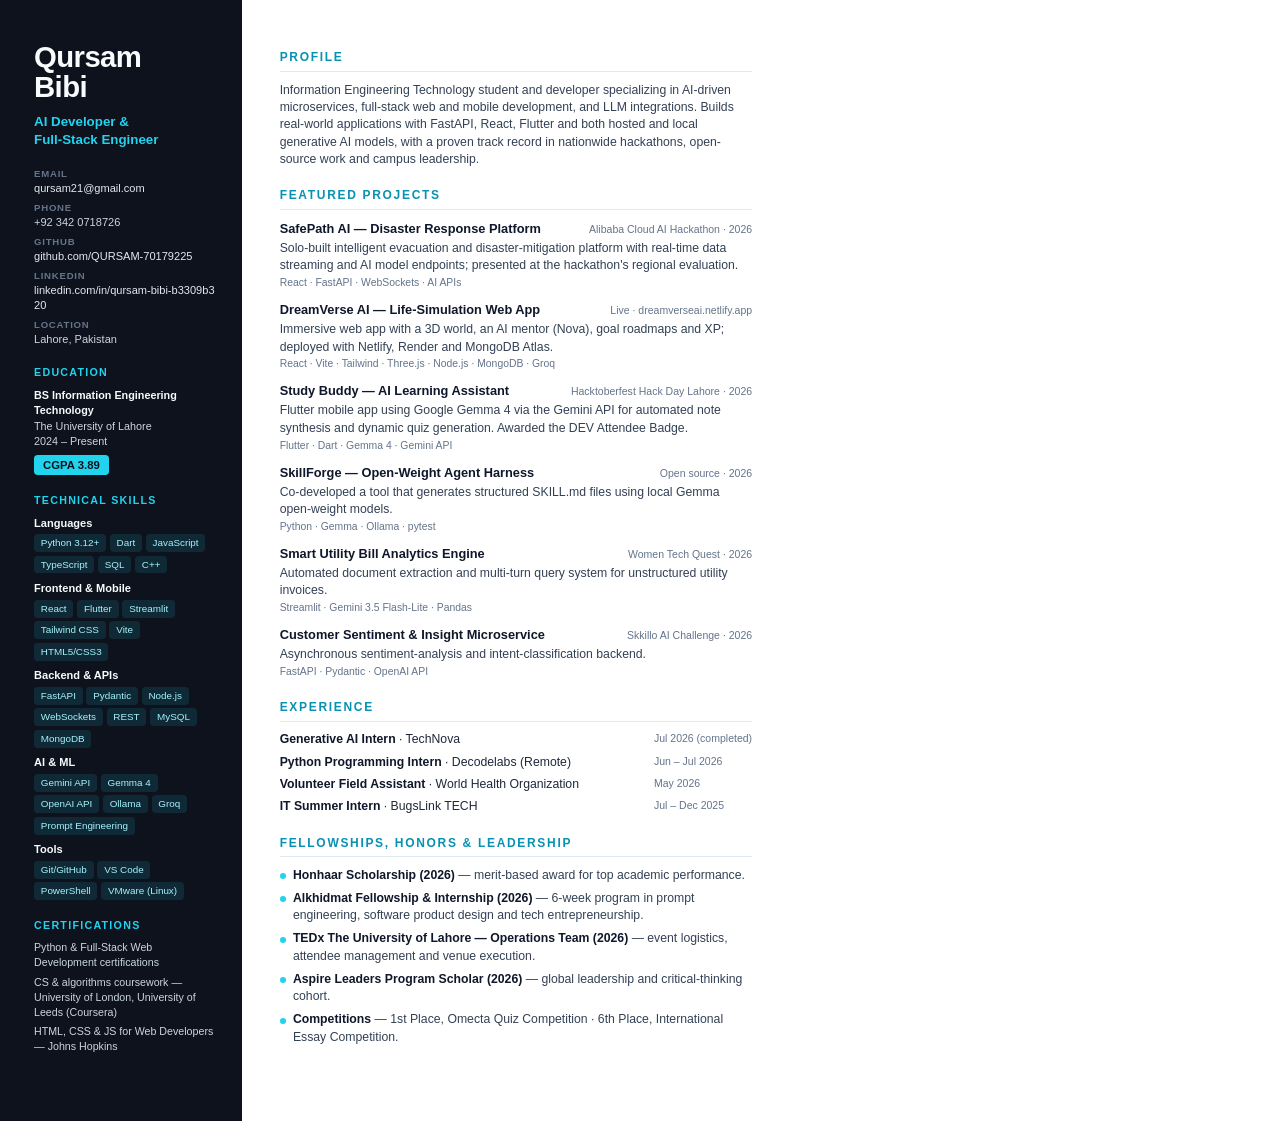
<file: cv/resume.html>
<!DOCTYPE html>
<html lang="en">
<head>
<meta charset="UTF-8">
<title>Qursam Bibi — Resume</title>
<style>
  @page { size: A4; margin: 0; }
  * { margin: 0; padding: 0; box-sizing: border-box; }
  body { font-family: 'Inter', sans-serif; color: #1e293b; font-size: 9.2pt; line-height: 1.42; }
  .page { width: 210mm; height: 296.5mm; overflow: hidden; display: grid; grid-template-columns: 64mm 1fr; }
  aside { background: #0d121c; color: #cbd5e1; padding: 11mm 7mm 8mm 9mm; }
  main { padding: 13mm 11mm 10mm 10mm; }
  h1 { font-size: 22pt; line-height: 1.05; color: #f8fafc; font-weight: 800; letter-spacing: -0.02em; }
  .title { color: #22d3ee; font-weight: 600; font-size: 10pt; margin: 2.5mm 0 4.5mm; }
  aside h3 { color: #22d3ee; font-size: 8pt; text-transform: uppercase; letter-spacing: 0.12em; margin: 4.6mm 0 2mm; font-weight: 700; }
  .contact div { margin-bottom: 1.2mm; font-size: 8.3pt; word-break: break-all; }
  .contact b { color: #f8fafc; font-weight: 600; display: block; font-size: 7.2pt; text-transform: uppercase; letter-spacing: 0.08em; color: #64748b; }
  .contact a { color: #e2e8f0; text-decoration: none; }
  .skillgrp { margin-bottom: 2mm; }
  .skillgrp strong { color: #f8fafc; font-size: 8.3pt; display: block; margin-bottom: 0.8mm; }
  .tags { display: flex; flex-wrap: wrap; gap: 1mm; }
  .tags span { background: rgba(34, 211, 238, 0.12); color: #a5f3fc; font-size: 7.4pt; padding: 0.5mm 1.8mm; border-radius: 1mm; }
  .edu strong { color: #f8fafc; display: block; }
  .edu .cg { display: inline-block; margin-top: 1.5mm; background: #22d3ee; color: #0d121c; font-weight: 800; padding: 0.6mm 2.4mm; border-radius: 1mm; font-size: 8.5pt; }
  .small { font-size: 8.1pt; }
  aside ul { list-style: none; }
  aside li { margin-bottom: 1.1mm; font-size: 8pt; }

  main h2 { font-size: 9pt; text-transform: uppercase; letter-spacing: 0.14em; color: #0891b2; font-weight: 800; border-bottom: 1.5px solid #e2e8f0; padding-bottom: 1.2mm; margin: 5mm 0 2.6mm; }
  main h2:first-child { margin-top: 0; }
  .summary { color: #334155; }
  .item { margin-bottom: 2.7mm; }
  .item-head { display: flex; justify-content: space-between; align-items: baseline; gap: 3mm; }
  .item-head strong { font-size: 9.6pt; color: #0f172a; }
  .item-head em { font-style: normal; color: #64748b; font-size: 7.9pt; white-space: nowrap; }
  .sub { color: #0891b2; font-weight: 600; font-size: 8.2pt; }
  .item p { color: #334155; margin-top: 0.5mm; }
  .stack { color: #64748b; font-size: 7.8pt; margin-top: 0.4mm; }
  .exp { display: grid; grid-template-columns: 1fr auto; row-gap: 1.3mm; }
  .exp div:nth-child(odd) strong { color: #0f172a; }
  .exp em { font-style: normal; color: #64748b; font-size: 7.9pt; }
  .honors li { margin-bottom: 1.5mm; color: #334155; list-style: none; padding-left: 3.5mm; position: relative; }
  .honors li::before { content: ''; position: absolute; left: 0; top: 1.7mm; width: 1.6mm; height: 1.6mm; background: #22d3ee; border-radius: 50%; }
  .honors strong { color: #0f172a; }
</style>
</head>
<body>
<div class="page">
  <aside>
    <h1>Qursam<br>Bibi</h1>
    <div class="title">AI Developer &amp;<br>Full-Stack Engineer</div>

    <div class="contact">
      <div><b>Email</b><a href="mailto:qursam21@gmail.com">qursam21@gmail.com</a></div>
      <div><b>Phone</b>+92 342 0718726</div>
      <div><b>GitHub</b><a href="https://github.com/QURSAM-70179225">github.com/QURSAM-70179225</a></div>
      <div><b>LinkedIn</b><a href="https://www.linkedin.com/in/qursam-bibi-b3309b320/">linkedin.com/in/qursam-bibi-b3309b320</a></div>
      <div><b>Location</b>Lahore, Pakistan</div>
    </div>

    <h3>Education</h3>
    <div class="edu small">
      <strong>BS Information Engineering Technology</strong>
      The University of Lahore<br>2024 – Present
      <div><span class="cg">CGPA 3.89</span></div>
    </div>

    <h3>Technical Skills</h3>
    <div class="skillgrp"><strong>Languages</strong><div class="tags"><span>Python 3.12+</span><span>Dart</span><span>JavaScript</span><span>TypeScript</span><span>SQL</span><span>C++</span></div></div>
    <div class="skillgrp"><strong>Frontend &amp; Mobile</strong><div class="tags"><span>React</span><span>Flutter</span><span>Streamlit</span><span>Tailwind CSS</span><span>Vite</span><span>HTML5/CSS3</span></div></div>
    <div class="skillgrp"><strong>Backend &amp; APIs</strong><div class="tags"><span>FastAPI</span><span>Pydantic</span><span>Node.js</span><span>WebSockets</span><span>REST</span><span>MySQL</span><span>MongoDB</span></div></div>
    <div class="skillgrp"><strong>AI &amp; ML</strong><div class="tags"><span>Gemini API</span><span>Gemma 4</span><span>OpenAI API</span><span>Ollama</span><span>Groq</span><span>Prompt Engineering</span></div></div>
    <div class="skillgrp"><strong>Tools</strong><div class="tags"><span>Git/GitHub</span><span>VS Code</span><span>PowerShell</span><span>VMware (Linux)</span></div></div>

    <h3>Certifications</h3>
    <ul>
      <li>Python &amp; Full-Stack Web Development certifications</li>
      <li>CS &amp; algorithms coursework — University of London, University of Leeds (Coursera)</li>
      <li>HTML, CSS &amp; JS for Web Developers — Johns Hopkins</li>
    </ul>
  </aside>

  <main>
    <h2>Profile</h2>
    <p class="summary">Information Engineering Technology student and developer specializing in AI-driven microservices, full-stack web and mobile development, and LLM integrations. Builds real-world applications with FastAPI, React, Flutter and both hosted and local generative AI models, with a proven track record in nationwide hackathons, open-source work and campus leadership.</p>

    <h2>Featured Projects</h2>
    <div class="item">
      <div class="item-head"><strong>SafePath AI — Disaster Response Platform</strong><em>Alibaba Cloud AI Hackathon · 2026</em></div>
      <p>Solo-built intelligent evacuation and disaster-mitigation platform with real-time data streaming and AI model endpoints; presented at the hackathon's regional evaluation.</p>
      <div class="stack">React · FastAPI · WebSockets · AI APIs</div>
    </div>
    <div class="item">
      <div class="item-head"><strong>DreamVerse AI — Life-Simulation Web App</strong><em>Live · dreamverseai.netlify.app</em></div>
      <p>Immersive web app with a 3D world, an AI mentor (Nova), goal roadmaps and XP; deployed with Netlify, Render and MongoDB Atlas.</p>
      <div class="stack">React · Vite · Tailwind · Three.js · Node.js · MongoDB · Groq</div>
    </div>
    <div class="item">
      <div class="item-head"><strong>Study Buddy — AI Learning Assistant</strong><em>Hacktoberfest Hack Day Lahore · 2026</em></div>
      <p>Flutter mobile app using Google Gemma 4 via the Gemini API for automated note synthesis and dynamic quiz generation. Awarded the DEV Attendee Badge.</p>
      <div class="stack">Flutter · Dart · Gemma 4 · Gemini API</div>
    </div>
    <div class="item">
      <div class="item-head"><strong>SkillForge — Open-Weight Agent Harness</strong><em>Open source · 2026</em></div>
      <p>Co-developed a tool that generates structured SKILL.md files using local Gemma open-weight models.</p>
      <div class="stack">Python · Gemma · Ollama · pytest</div>
    </div>
    <div class="item">
      <div class="item-head"><strong>Smart Utility Bill Analytics Engine</strong><em>Women Tech Quest · 2026</em></div>
      <p>Automated document extraction and multi-turn query system for unstructured utility invoices.</p>
      <div class="stack">Streamlit · Gemini 3.5 Flash-Lite · Pandas</div>
    </div>
    <div class="item">
      <div class="item-head"><strong>Customer Sentiment &amp; Insight Microservice</strong><em>Skkillo AI Challenge · 2026</em></div>
      <p>Asynchronous sentiment-analysis and intent-classification backend.</p>
      <div class="stack">FastAPI · Pydantic · OpenAI API</div>
    </div>

    <h2>Experience</h2>
    <div class="exp">
      <div><strong>Generative AI Intern</strong> · TechNova</div><em>Jul 2026 (completed)</em>
      <div><strong>Python Programming Intern</strong> · Decodelabs (Remote)</div><em>Jun – Jul 2026</em>
      <div><strong>Volunteer Field Assistant</strong> · World Health Organization</div><em>May 2026</em>
      <div><strong>IT Summer Intern</strong> · BugsLink TECH</div><em>Jul – Dec 2025</em>
    </div>

    <h2>Fellowships, Honors &amp; Leadership</h2>
    <ul class="honors">
      <li><strong>Honhaar Scholarship (2026)</strong> — merit-based award for top academic performance.</li>
      <li><strong>Alkhidmat Fellowship &amp; Internship (2026)</strong> — 6-week program in prompt engineering, software product design and tech entrepreneurship.</li>
      <li><strong>TEDx The University of Lahore — Operations Team (2026)</strong> — event logistics, attendee management and venue execution.</li>
      <li><strong>Aspire Leaders Program Scholar (2026)</strong> — global leadership and critical-thinking cohort.</li>
      <li><strong>Competitions</strong> — 1st Place, Omecta Quiz Competition · 6th Place, International Essay Competition.</li>
    </ul>
  </main>
</div>
</body>
</html>
</file>
<file: style.css>
/* ============ Theme tokens ============ */
:root,
:root[data-theme="dark"] {
    --bg-color: #0d121c;
    --bg-alt: #111827;
    --card-bg: #1a2333;
    --card-border: rgba(255, 255, 255, 0.06);
    --accent-color: #06b6d4;
    --accent-soft: rgba(6, 182, 212, 0.1);
    --text-main: #f8fafc;
    --text-muted: #94a3b8;
    --btn-hover: #22d3ee;
    --on-accent: #0d121c;
    --header-bg: rgba(13, 18, 28, 0.85);
    --shadow: 0 10px 30px rgba(0, 0, 0, 0.25);
    --grid-line: rgba(6, 182, 212, 0.06);
}

:root[data-theme="light"] {
    --bg-color: #f6f8fb;
    --bg-alt: #eef2f7;
    --card-bg: #ffffff;
    --card-border: rgba(15, 23, 42, 0.08);
    --accent-color: #0891b2;
    --accent-soft: rgba(8, 145, 178, 0.1);
    --text-main: #0f172a;
    --text-muted: #475569;
    --btn-hover: #0e7490;
    --on-accent: #ffffff;
    --header-bg: rgba(246, 248, 251, 0.85);
    --shadow: 0 10px 30px rgba(15, 23, 42, 0.08);
    --grid-line: rgba(8, 145, 178, 0.08);
}

/* ============ Base ============ */
* { margin: 0; padding: 0; box-sizing: border-box; }
html { scroll-behavior: smooth; scroll-padding-top: 80px; }

body {
    font-family: 'Poppins', sans-serif;
    background-color: var(--bg-color);
    color: var(--text-main);
    line-height: 1.6;
    overflow-x: hidden;
    transition: background-color 0.3s ease, color 0.3s ease;
}

a { color: inherit; }
img { max-width: 100%; display: block; }
button, input, textarea, select { font-family: inherit; }

.scroll-progress {
    position: fixed; top: 0; left: 0; height: 3px; width: 0;
    background: var(--accent-color); z-index: 1100;
}

/* ============ Header ============ */
header {
    position: fixed; top: 0; width: 100%;
    background-color: var(--header-bg);
    backdrop-filter: blur(10px);
    -webkit-backdrop-filter: blur(10px);
    display: flex; justify-content: space-between; align-items: center;
    padding: 1rem 8%;
    z-index: 1000;
    border-bottom: 1px solid var(--card-border);
    transition: padding 0.3s ease, background-color 0.3s ease;
}
header.scrolled { padding: 0.6rem 8%; box-shadow: var(--shadow); }

.logo { font-size: 1.8rem; font-weight: 700; color: var(--text-main); text-decoration: none; }
.logo span { color: var(--accent-color); }

.nav-links { display: flex; list-style: none; }
.nav-links li a {
    color: var(--text-muted); text-decoration: none;
    margin-left: 1.8rem; font-weight: 500; font-size: 0.95rem;
    position: relative; transition: color 0.2s ease;
}
.nav-links li a::after {
    content: ''; position: absolute; left: 0; bottom: -4px; height: 2px; width: 0;
    background: var(--accent-color); transition: width 0.25s ease;
}
.nav-links li a:hover, .nav-links li a.current { color: var(--accent-color); }
.nav-links li a.current::after { width: 100%; }

.header-actions { display: flex; align-items: center; gap: 0.5rem; }
.icon-btn {
    width: 40px; height: 40px; border-radius: 50%;
    border: 1px solid var(--card-border); background: var(--card-bg);
    color: var(--text-main); cursor: pointer; font-size: 1rem;
    display: inline-flex; align-items: center; justify-content: center;
    transition: color 0.2s ease, border-color 0.2s ease, transform 0.2s ease;
}
.icon-btn:hover { color: var(--accent-color); border-color: var(--accent-color); transform: rotate(15deg); }
.menu-toggle { display: none; }

/* ============ Sections ============ */
section { padding: 7rem 8% 4rem; position: relative; }

.section-title {
    font-size: 2.2rem; text-align: center; margin-bottom: 3rem; position: relative;
}
.section-title::after {
    content: ''; display: block; width: 60px; height: 4px;
    background-color: var(--accent-color); margin: 10px auto 0; border-radius: 2px;
}
.section-sub { text-align: center; color: var(--text-muted); margin: -2rem 0 2rem; }
.sub-title { font-size: 1.5rem; margin: 4rem 0 1.5rem; }
.sub-title::before { content: '// '; color: var(--accent-color); font-family: 'JetBrains Mono', monospace; }

/* ============ Buttons ============ */
.btn {
    display: inline-flex; align-items: center; gap: 0.6rem;
    padding: 0.9rem 2rem; text-decoration: none; font-weight: 600;
    border-radius: 8px; border: 2px solid transparent; cursor: pointer; font-size: 1rem;
    transition: transform 0.2s ease, box-shadow 0.2s ease, background-color 0.2s ease, color 0.2s ease;
}
.btn-primary { background-color: var(--accent-color); color: var(--on-accent); }
.btn-primary:hover { background-color: var(--btn-hover); transform: translateY(-3px); box-shadow: 0 8px 20px var(--accent-soft); }
.btn-outline { border-color: var(--accent-color); color: var(--accent-color); background: transparent; }
.btn-outline:hover { background: var(--accent-color); color: var(--on-accent); transform: translateY(-3px); }
.btn i { font-size: 0.9rem; }

/* ============ Hero ============ */
.hero { min-height: 100vh; display: flex; align-items: center; overflow: hidden; perspective: 1000px; }
.hero-bg-anim {
    position: absolute; inset: 0;
    background: radial-gradient(circle at 75% 30%, var(--accent-soft), transparent 55%),
                radial-gradient(circle at 10% 90%, rgba(167, 139, 250, 0.08), transparent 45%);
    z-index: 0;
}
.hero-grid {
    position: absolute; inset: 0; z-index: 0;
    background-image: linear-gradient(var(--grid-line) 1px, transparent 1px),
                      linear-gradient(90deg, var(--grid-line) 1px, transparent 1px);
    background-size: 48px 48px;
    mask-image: radial-gradient(ellipse at 60% 40%, #000 20%, transparent 70%);
    -webkit-mask-image: radial-gradient(ellipse at 60% 40%, #000 20%, transparent 70%);
}
.hero-content { position: relative; z-index: 2; transform-style: preserve-3d; max-width: 760px; }

.availability {
    display: inline-flex; align-items: center; gap: 0.6rem;
    font-size: 0.85rem; color: var(--text-muted);
    background: var(--card-bg); border: 1px solid var(--card-border);
    padding: 0.4rem 0.9rem; border-radius: 30px; margin-bottom: 1.5rem;
}
.pulse-dot { width: 8px; height: 8px; border-radius: 50%; background: #22c55e; box-shadow: 0 0 0 0 rgba(34, 197, 94, 0.6); animation: pulse 2s infinite; }
@keyframes pulse { 70% { box-shadow: 0 0 0 10px rgba(34, 197, 94, 0); } 100% { box-shadow: 0 0 0 0 rgba(34, 197, 94, 0); } }

.hero-content h3 { color: var(--accent-color); font-size: 1.3rem; margin-bottom: 0.3rem; font-weight: 500; }
.hero-content h1 { font-size: 4.5rem; line-height: 1.1; margin-bottom: 1rem; font-weight: 700; }
.typing-line {
    font-family: 'JetBrains Mono', monospace; color: var(--text-muted);
    font-size: 1.6rem; margin-bottom: 1.5rem; font-weight: 400; min-height: 2.4rem;
}
#typed { color: var(--text-main); }
.caret { color: var(--accent-color); animation: blink 1s step-end infinite; margin-left: 2px; }
@keyframes blink { 50% { opacity: 0; } }
.hero-content p { max-width: 640px; color: var(--text-muted); margin-bottom: 2rem; font-size: 1.1rem; line-height: 1.7; }

.hero-ctas { display: flex; flex-wrap: wrap; gap: 1rem; margin-bottom: 2rem; }

.social-icons a {
    color: var(--text-muted); font-size: 1.6rem; margin-right: 1.5rem; display: inline-block;
    transition: transform 0.2s ease, color 0.2s ease;
}
.social-icons a:hover { color: var(--accent-color); transform: translateY(-4px); }

.hero { gap: 3rem; justify-content: space-between; }
.scroll-hint {
    position: absolute; bottom: 2rem; left: 50%; transform: translateX(-50%);
    color: var(--text-muted); font-size: 1.2rem; z-index: 2; animation: bob 2s infinite;
}
@keyframes bob { 50% { transform: translate(-50%, 8px); } }

/* ============ About ============ */
.about-container {
    display: flex; align-items: center; gap: 3rem;
    background-color: var(--card-bg); padding: 3rem; border-radius: 14px;
    border: 1px solid var(--card-border); box-shadow: var(--shadow);
}
.about-image { position: relative; flex-shrink: 0; }
.portrait-hex {
    width: 220px; height: 220px; object-fit: cover;
    clip-path: polygon(50% 0%, 100% 25%, 100% 75%, 50% 100%, 0% 75%, 0% 25%);
}
.about-image::before {
    content: ''; position: absolute; inset: -8px; z-index: -1;
    background: linear-gradient(135deg, var(--accent-color), #a78bfa);
    clip-path: polygon(50% 0%, 100% 25%, 100% 75%, 50% 100%, 0% 75%, 0% 25%);
}
.about-text p { color: var(--text-muted); margin-bottom: 1.2rem; }
.about-text strong { color: var(--text-main); }

.open-to { display: flex; flex-wrap: wrap; align-items: center; gap: 0.5rem; margin: 1.5rem 0; }
.open-label { font-weight: 600; font-size: 0.9rem; margin-right: 0.3rem; }
.chip {
    font-size: 0.82rem; padding: 0.3rem 0.8rem; border-radius: 30px;
    background: var(--accent-soft); color: var(--accent-color); font-weight: 500;
}
.chip i { margin-right: 0.3rem; }

.edu-box {
    border-left: 3px solid var(--accent-color); background-color: var(--accent-soft);
    padding: 1.2rem; border-radius: 6px;
}
.edu-box p { margin-bottom: 0.3rem !important; }
.edu-icon { color: var(--accent-color); margin-right: 0.5rem; }

.stats-row {
    display: grid; grid-template-columns: repeat(auto-fit, minmax(170px, 1fr));
    gap: 1.5rem; margin-top: 2rem;
}
.stat {
    background-color: var(--card-bg); border-radius: 12px; padding: 1.5rem 1rem; text-align: center;
    border: 1px solid var(--card-border); border-bottom: 3px solid var(--accent-color);
}
.stat-num { display: block; font-size: 2.2rem; font-weight: 700; color: var(--accent-color); line-height: 1.2; }
.stat-label { color: var(--text-muted); font-size: 0.85rem; }

/* ============ Services ============ */
.services { background: var(--bg-alt); }
.services-grid { display: grid; grid-template-columns: repeat(auto-fit, minmax(240px, 1fr)); gap: 1.5rem; }
.service-card {
    background: var(--card-bg); border: 1px solid var(--card-border); border-radius: 14px;
    padding: 2rem; transition: transform 0.25s ease, border-color 0.25s ease;
}
.service-card:hover { transform: translateY(-6px); border-color: var(--accent-color); }
.service-card i {
    font-size: 1.4rem; color: var(--accent-color); background: var(--accent-soft);
    width: 54px; height: 54px; border-radius: 14px; display: flex; align-items: center; justify-content: center; margin-bottom: 1.2rem;
}
.service-card h3 { font-size: 1.1rem; margin-bottom: 0.5rem; }
.service-card p { color: var(--text-muted); font-size: 0.92rem; }

/* ============ Skills ============ */
.skills-grid { display: grid; grid-template-columns: repeat(auto-fit, minmax(300px, 1fr)); gap: 1.5rem; }
.skill-category {
    background-color: var(--card-bg); padding: 2rem; border-radius: 14px;
    border: 1px solid var(--card-border); border-top: 3px solid transparent;
    transition: border-color 0.25s ease, transform 0.25s ease;
}
.skill-category:hover { border-top-color: var(--accent-color); transform: translateY(-5px); }
.skill-head h3 { margin-bottom: 1.2rem; font-weight: 600; font-size: 1.15rem; }
.skill-head h3 i { margin-right: 0.7rem; }
.icon-lang { color: #facc15; } .icon-ai { color: #4ade80; } .icon-hw { color: #f87171; }
.icon-other { color: #a78bfa; } .icon-full { color: #60a5fa; } .icon-cs { color: #f97316; }
.skill-pills { display: flex; flex-wrap: wrap; gap: 0.5rem; }
.skill-pills span {
    font-size: 0.85rem; padding: 0.35rem 0.8rem; border-radius: 6px;
    background: var(--bg-alt); color: var(--text-muted); border: 1px solid var(--card-border);
    transition: color 0.2s ease, border-color 0.2s ease;
}
.skill-pills span:hover { color: var(--accent-color); border-color: var(--accent-color); }

/* ============ Experience ============ */
.timeline { position: relative; max-width: 820px; margin: 0 auto; }
.timeline::before {
    content: ''; position: absolute; top: 0; left: 20px; width: 2px; height: 100%;
    background: linear-gradient(var(--accent-color), transparent);
}
.timeline-item { padding-left: 60px; margin-bottom: 2rem; position: relative; }
.timeline-item::after {
    content: ''; position: absolute; top: 6px; left: 14px; width: 14px; height: 14px;
    background-color: var(--bg-color); border: 3px solid var(--accent-color); border-radius: 50%;
}
.timeline-item .date { color: var(--accent-color); font-weight: 600; font-size: 0.9rem; display: block; margin-bottom: 0.5rem; }
.timeline-item .date i { margin-right: 0.4rem; }
.timeln-content { background-color: var(--card-bg); padding: 1.5rem; border-radius: 12px; border: 1px solid var(--card-border); }
.timeln-content h3 { margin-bottom: 0.1rem; font-size: 1.15rem; }
.timeln-content h4 { color: var(--text-muted); font-weight: 400; font-size: 0.95rem; }
.type-badge { font-size: 0.72rem; margin-left: 0.5rem; padding: 0.1rem 0.5rem; border-radius: 4px; background: var(--accent-soft); color: var(--accent-color); vertical-align: middle; }
.timeln-content ul { margin-top: 0.6rem; padding-left: 1.1rem; color: var(--text-muted); font-size: 0.92rem; }

/* ============ Projects ============ */
.projects { background: var(--bg-alt); }
.filter-controls { text-align: center; margin-bottom: 2.5rem; }
.filter-btn {
    background: none; border: 1px solid var(--card-border); color: var(--text-muted);
    padding: 0.55rem 1.3rem; margin: 0 0.3rem 0.6rem; border-radius: 30px; cursor: pointer; font-weight: 500;
    transition: all 0.2s ease;
}
.filter-btn:hover, .filter-btn.active { background-color: var(--accent-color); color: var(--on-accent); border-color: var(--accent-color); }

.project-grid { display: grid; grid-template-columns: repeat(auto-fill, minmax(300px, 1fr)); gap: 1.5rem; }
.project-card {
    background-color: var(--card-bg); padding: 1.8rem; border-radius: 14px;
    display: flex; flex-direction: column; border: 1px solid var(--card-border);
    cursor: pointer; text-align: left; color: inherit; font: inherit;
    transition: transform 0.3s ease, border-color 0.3s ease, box-shadow 0.3s ease, opacity 0.3s ease;
    position: relative;
}
.project-card:hover, .project-card:focus-visible {
    transform: translateY(-6px); border-color: var(--accent-color); box-shadow: var(--shadow); outline: none;
}
.project-card.hide { display: none; }
.card-top { display: flex; justify-content: space-between; align-items: flex-start; gap: 0.5rem; margin-bottom: 0.9rem; }
.event-label { font-size: 0.75rem; font-weight: 600; color: var(--accent-color); line-height: 1.4; }
.status { font-size: 0.7rem; font-weight: 600; padding: 0.15rem 0.55rem; border-radius: 30px; white-space: nowrap; }
.status-shipped { background: rgba(74, 222, 128, 0.12); color: #22c55e; }
.status-progress { background: rgba(250, 204, 21, 0.14); color: #ca8a04; }
.status-hackathon { background: rgba(167, 139, 250, 0.14); color: #8b5cf6; }
.project-card h3 { font-size: 1.15rem; margin-bottom: 0.6rem; }
.project-card p { color: var(--text-muted); font-size: 0.93rem; margin-bottom: 1.2rem; flex-grow: 1; }
.card-tags { display: flex; flex-wrap: wrap; gap: 0.4rem; margin-bottom: 1rem; }
.tech-tag { padding: 0.15rem 0.55rem; font-size: 0.74rem; border-radius: 4px; font-weight: 600; }
.t0 { background: rgba(74, 222, 128, 0.12); color: #22c55e; }
.t1 { background: rgba(250, 204, 21, 0.14); color: #ca8a04; }
.t2 { background: rgba(96, 165, 250, 0.14); color: #3b82f6; }
.t3 { background: rgba(167, 139, 250, 0.14); color: #8b5cf6; }
.t4 { background: rgba(236, 72, 153, 0.12); color: #ec4899; }
.t5 { background: rgba(249, 115, 22, 0.12); color: #f97316; }
.t6 { background: rgba(6, 182, 212, 0.12); color: #0891b2; }
.card-more { font-size: 0.88rem; font-weight: 600; color: var(--text-main); }
.card-more i { margin-left: 0.4rem; transition: transform 0.2s ease; }
.project-card:hover .card-more { color: var(--accent-color); }
.project-card:hover .card-more i { transform: translateX(4px); }

/* ============ Achievements & Certs ============ */
.achieve-grid { display: grid; grid-template-columns: repeat(auto-fit, minmax(320px, 1fr)); gap: 1.5rem; }
.achieve-card {
    background-color: var(--card-bg); border-radius: 14px; padding: 1.8rem;
    display: flex; gap: 1.2rem; align-items: flex-start; border: 1px solid var(--card-border);
    transition: transform 0.25s ease, border-color 0.25s ease;
}
.achieve-card:hover { border-color: var(--accent-color); transform: translateY(-4px); }
.achieve-icon {
    flex-shrink: 0; width: 50px; height: 50px; border-radius: 14px;
    display: flex; align-items: center; justify-content: center; font-size: 1.3rem;
}
.c-gold { background: rgba(250, 204, 21, 0.14); color: #eab308; }
.c-green { background: rgba(74, 222, 128, 0.12); color: #22c55e; }
.c-red { background: rgba(248, 113, 113, 0.12); color: #ef4444; }
.c-purple { background: rgba(167, 139, 250, 0.14); color: #8b5cf6; }
.c-cyan { background: var(--accent-soft); color: var(--accent-color); }
.achieve-date { font-size: 0.78rem; font-weight: 600; color: var(--accent-color); text-transform: uppercase; letter-spacing: 0.05em; }
.achieve-card h3 { font-size: 1.08rem; margin: 0.2rem 0; }
.achieve-card h4 { color: var(--text-muted); font-weight: 500; font-size: 0.88rem; margin-bottom: 0.5rem; }
.achieve-card p { color: var(--text-muted); font-size: 0.9rem; }

.cert-grid { display: grid; grid-template-columns: repeat(auto-fill, minmax(260px, 1fr)); gap: 1rem; }
.cert-item {
    background: var(--card-bg); border: 1px solid var(--card-border); border-radius: 10px;
    padding: 1.1rem 1.3rem; display: flex; gap: 0.9rem; align-items: center; text-align: left;
    color: inherit; font: inherit; transition: border-color 0.2s ease, transform 0.2s ease;
}
.cert-item[data-img] { cursor: pointer; }
.cert-item[data-img]:hover { border-color: var(--accent-color); transform: translateY(-3px); }
.cert-item > i { color: var(--accent-color); font-size: 1.2rem; }
.cert-item strong { display: block; font-size: 0.92rem; line-height: 1.35; }
.cert-item span { color: var(--text-muted); font-size: 0.8rem; }
.cert-item .view { margin-left: auto; color: var(--text-muted); font-size: 0.85rem; }

/* ============ Contact ============ */
.contact-wrap {
    display: grid; grid-template-columns: 1fr 1.2fr; gap: 2.5rem; max-width: 1000px; margin: 0 auto;
    background: var(--card-bg); border: 1px solid var(--card-border); border-radius: 16px; padding: 2.5rem; box-shadow: var(--shadow);
}
.contact-info h3 { font-size: 1.4rem; line-height: 1.35; margin-bottom: 0.6rem; }
.contact-info > p { color: var(--text-muted); margin-bottom: 1.5rem; }
.contact-line { display: flex; align-items: center; gap: 0.8rem; color: var(--text-muted); text-decoration: none; margin-bottom: 0.9rem; word-break: break-word; }
.contact-line i { color: var(--accent-color); width: 18px; text-align: center; }
a.contact-line:hover { color: var(--accent-color); }

#contact-form { display: flex; flex-direction: column; gap: 1rem; }
#contact-form input, #contact-form textarea, #contact-form select {
    background-color: var(--bg-alt); border: 1px solid var(--card-border);
    padding: 0.9rem 1rem; color: var(--text-main); border-radius: 8px; font-size: 0.98rem;
}
#contact-form input:focus, #contact-form textarea:focus, #contact-form select:focus { outline: none; border-color: var(--accent-color); }
#contact-form .invalid { border-color: #ef4444; }
#contact-form button { align-self: flex-start; }
.form-status { font-size: 0.9rem; min-height: 1.2rem; }
.form-status.ok { color: #22c55e; }
.form-status.err { color: #ef4444; }

/* ============ Footer ============ */
footer {
    display: flex; justify-content: space-between; align-items: center; gap: 1rem;
    padding: 2rem 8%; color: var(--text-muted); font-size: 0.9rem; border-top: 1px solid var(--card-border);
}
.back-top {
    width: 40px; height: 40px; border-radius: 50%; display: inline-flex; align-items: center; justify-content: center;
    background: var(--accent-color); color: var(--on-accent); text-decoration: none;
}

/* ============ Modals ============ */
.modal {
    display: none; position: fixed; inset: 0; z-index: 1200;
    background: rgba(5, 8, 14, 0.75); backdrop-filter: blur(6px); -webkit-backdrop-filter: blur(6px);
    padding: 2rem 1rem; overflow-y: auto;
}
.modal.open { display: flex; align-items: flex-start; justify-content: center; }
.modal-panel {
    background: var(--card-bg); color: var(--text-main); border-radius: 16px; border: 1px solid var(--card-border);
    max-width: 760px; width: 100%; padding: 2.5rem; position: relative; margin: auto;
    animation: zoomModal 0.25s ease; box-shadow: 0 25px 60px rgba(0, 0, 0, 0.4);
}
.cert-panel { padding: 1rem; max-width: 860px; }
.cert-panel img { border-radius: 8px; width: 100%; }
@keyframes zoomModal { from { transform: scale(0.95); opacity: 0; } to { transform: scale(1); opacity: 1; } }
.modal-close {
    position: absolute; top: 1rem; right: 1rem; width: 38px; height: 38px; border-radius: 50%;
    border: 1px solid var(--card-border); background: var(--bg-alt); color: var(--text-main); cursor: pointer; font-size: 1rem; z-index: 2;
}
.modal-close:hover { color: var(--accent-color); border-color: var(--accent-color); }

.cs-head { margin-bottom: 1.5rem; padding-right: 2.5rem; }
.cs-head h2 { font-size: 1.8rem; line-height: 1.25; margin: 0.4rem 0; }
.cs-meta { display: flex; flex-wrap: wrap; gap: 0.5rem 1rem; color: var(--text-muted); font-size: 0.88rem; align-items: center; }
.cs-meta i { color: var(--accent-color); margin-right: 0.3rem; }
.cs-block { margin-bottom: 1.4rem; }
.cs-block h4 { font-size: 0.8rem; text-transform: uppercase; letter-spacing: 0.08em; color: var(--accent-color); margin-bottom: 0.4rem; font-family: 'JetBrains Mono', monospace; }
.cs-block p, .cs-block li { color: var(--text-muted); }
.cs-block ul { padding-left: 1.2rem; }
.cs-block li { margin-bottom: 0.35rem; }
.cs-two { display: grid; grid-template-columns: 1fr 1fr; gap: 1.5rem; }
.cs-links { display: flex; flex-wrap: wrap; gap: 0.8rem; margin-top: 1.5rem; }
.cs-links .btn { padding: 0.7rem 1.4rem; font-size: 0.92rem; }
.cs-note { font-size: 0.85rem; color: var(--text-muted); font-style: italic; }

/* ============ Reveal animations ============ */
.reveal-top, .reveal-bottom, .reveal-left, .reveal-right { opacity: 0; transition: opacity 0.7s ease, transform 0.7s ease; }
.reveal-top { transform: translateY(-30px); }
.reveal-bottom { transform: translateY(30px); }
.reveal-left { transform: translateX(-30px); }
.reveal-right { transform: translateX(30px); }
.reveal-top.active, .reveal-bottom.active, .reveal-left.active, .reveal-right.active { opacity: 1; transform: none; }
.delay-1 { transition-delay: 0.1s; } .delay-2 { transition-delay: 0.2s; } .delay-3 { transition-delay: 0.3s; }
.delay-4 { transition-delay: 0.4s; } .delay-5 { transition-delay: 0.5s; }

@media (prefers-reduced-motion: reduce) {
    html { scroll-behavior: auto; }
    *, *::before, *::after { animation: none !important; transition: none !important; }
    .reveal-top, .reveal-bottom, .reveal-left, .reveal-right { opacity: 1; transform: none; }
}

/* ============ Responsive ============ */
@media (max-width: 1100px) {
    .nav-links li a { margin-left: 1.2rem; font-size: 0.9rem; }
}

@media (max-width: 900px) {
    header, header.scrolled { padding: 0.8rem 5%; }
    section { padding: 6rem 5% 3.5rem; }
    footer { padding: 2rem 5%; }
    .hero-content h1 { font-size: 3rem; }
    .typing-line { font-size: 1.15rem; min-height: 1.8rem; }
    .about-container { flex-direction: column; text-align: center; gap: 2rem; padding: 2rem 1.5rem; }
    .open-to { justify-content: center; }
    .edu-box { text-align: left; }
    .menu-toggle { display: inline-flex; }
    .nav-links {
        display: none; flex-direction: column; position: absolute; top: 100%; left: 0; width: 100%;
        background-color: var(--bg-color); padding: 1rem 5% 1.5rem; border-bottom: 1px solid var(--card-border);
    }
    .nav-links.active { display: flex; }
    .nav-links li { margin: 0.7rem 0; }
    .nav-links li a { margin-left: 0; font-size: 1.05rem; }
    .contact-wrap { grid-template-columns: 1fr; padding: 1.8rem; }
    .achieve-grid, .skills-grid, .project-grid { grid-template-columns: 1fr; }
    .stats-row { grid-template-columns: repeat(2, 1fr); }
    .cs-two { grid-template-columns: 1fr; gap: 0; }
    .modal-panel { padding: 1.8rem 1.3rem; }
    .reveal-left, .reveal-right { transform: translateY(20px); }
}

@media (max-width: 480px) {
    .hero-content h1 { font-size: 2.5rem; }
    .typing-line { min-height: 3.6rem; }
    .section-title { font-size: 1.8rem; }
    .hero-ctas .btn { width: 100%; justify-content: center; }
    .achieve-card { flex-direction: column; }
}

/* =========================================================
   INTERACTIVE LAYER
   ========================================================= */
#neuralBg { position: absolute; inset: 0; z-index: 1; pointer-events: none; }
.hero-content, .hero-terminal { z-index: 2; }

/* ---- Terminal ---- */
.hero-terminal {
    position: relative; flex-shrink: 0; width: 470px; max-width: 100%;
    background: #0b1020; border: 1px solid rgba(6, 182, 212, 0.3); border-radius: 14px;
    box-shadow: 0 25px 60px rgba(6, 182, 212, 0.15), inset 0 0 0 1px rgba(255,255,255,0.02);
    overflow: hidden; font-family: 'JetBrains Mono', monospace; font-size: 0.8rem; color: #cbd5e1;
}
.term-bar { display: flex; align-items: center; gap: 6px; padding: 0.7rem 1rem; background: #111a2e; border-bottom: 1px solid rgba(255,255,255,0.05); }
.term-bar span { width: 11px; height: 11px; border-radius: 50%; background: #f87171; }
.term-bar span:nth-child(2) { background: #facc15; }
.term-bar span:nth-child(3) { background: #4ade80; }
.term-bar em { margin-left: auto; color: #64748b; font-style: normal; font-size: 0.72rem; }
.term-body { height: 300px; overflow-y: auto; padding: 1rem 1.1rem 0.6rem; cursor: text; scrollbar-width: thin; scrollbar-color: #1e293b transparent; }
.tl { white-space: pre-wrap; word-break: break-word; line-height: 1.65; animation: tl-in 0.2s ease; }
@keyframes tl-in { from { opacity: 0; transform: translateY(4px); } }
.tl a { color: #22d3ee; text-decoration: none; border-bottom: 1px dashed rgba(34, 211, 238, 0.4); }
.tl a:hover { color: #fff; border-bottom-color: #fff; }
.tin { color: #e2e8f0; margin-top: 0.35rem; }
.tc { color: #22d3ee; } .ts { color: #4ade80; } .tw { color: #facc15; }
.tdim, .tl.tdim { color: #64748b; } .terr { color: #f87171; }
.prompt { color: #c084fc; margin-right: 0.5rem; white-space: nowrap; }
.prompt b { color: #22d3ee; font-weight: 400; }
.term-input-line { display: flex; align-items: center; padding: 0.2rem 0 0.6rem; }
.term-input-line input {
    flex: 1; min-width: 0; background: transparent; border: none; outline: none; color: #f8fafc;
    font-family: 'JetBrains Mono', monospace; font-size: 0.85rem; caret-color: #22d3ee;
}
.term-chips { display: flex; flex-wrap: wrap; gap: 0.4rem; padding: 0.7rem 1rem; background: #0e1527; border-top: 1px solid rgba(255,255,255,0.05); }
.term-chips button {
    font-family: 'JetBrains Mono', monospace; font-size: 0.72rem; cursor: pointer;
    color: #94a3b8; background: rgba(34, 211, 238, 0.06); border: 1px solid rgba(34, 211, 238, 0.18);
    padding: 0.25rem 0.6rem; border-radius: 6px; transition: all 0.15s ease;
}
.term-chips button:hover { color: #0b1020; background: #22d3ee; border-color: #22d3ee; }

/* ---- Cursor glow ---- */
.cursor-glow {
    position: fixed; top: 0; left: 0; width: 400px; height: 400px; border-radius: 50%;
    pointer-events: none; z-index: 1; opacity: 0; transition: opacity 0.3s ease;
    background: radial-gradient(circle, var(--accent-soft), transparent 65%);
    will-change: transform;
}
section, footer { z-index: 2; }

/* ---- Card spotlight (follows cursor) ---- */
.project-card, .achieve-card, .service-card { transition: transform 0.15s ease-out, border-color 0.25s ease, box-shadow 0.25s ease; }
.project-card::before, .service-card::before, .achieve-card::before {
    content: ''; position: absolute; inset: 0; border-radius: inherit; pointer-events: none; opacity: 0;
    background: radial-gradient(260px circle at var(--mx, 50%) var(--my, 50%), var(--accent-soft), transparent 70%);
    transition: opacity 0.3s ease;
}
.service-card, .achieve-card { position: relative; }
.project-card:hover::before, .service-card:hover::before, .achieve-card:hover::before { opacity: 1; }
.project-card > *, .service-card > *, .achieve-card > * { position: relative; }
.project-card.spotlight { animation: spot 1.4s ease; }
@keyframes spot { 0%, 100% { box-shadow: none; } 30% { box-shadow: 0 0 0 3px var(--accent-color), 0 0 30px var(--accent-soft); } }

/* ---- Clickable skills ---- */
.skill-pills span.has-proj { cursor: pointer; color: var(--text-main); border-color: rgba(6, 182, 212, 0.35); }
.skill-pills span.has-proj:hover, .skill-pills span.has-proj:focus-visible {
    background: var(--accent-color); color: var(--on-accent); border-color: var(--accent-color); outline: none;
    box-shadow: 0 0 16px var(--accent-soft);
}
.skill-pills sup { font-size: 0.62rem; margin-left: 0.3rem; color: var(--accent-color); font-weight: 700; }
.skill-pills span.has-proj:hover sup { color: var(--on-accent); }
.skill-filter-note {
    text-align: center; margin: -1rem auto 2rem; padding: 0.7rem 1rem; max-width: 560px;
    background: var(--accent-soft); color: var(--text-main); border-radius: 30px; font-size: 0.92rem;
}
.skill-filter-note button { margin-left: 0.6rem; background: none; border: none; color: var(--accent-color); font-weight: 600; cursor: pointer; font-family: inherit; }

/* ---- XP widget ---- */
.xp-widget { position: fixed; left: 1.2rem; bottom: 1.2rem; z-index: 1050; }
.xp-pill {
    display: flex; align-items: center; gap: 0.6rem; cursor: pointer;
    background: var(--card-bg); color: var(--text-main); border: 1px solid var(--card-border);
    padding: 0.45rem 0.8rem; border-radius: 30px; box-shadow: var(--shadow); font-family: inherit; font-size: 0.78rem;
}
.xp-pill:hover { border-color: var(--accent-color); }
.xp-pill.bump { animation: bump 0.5s ease; }
@keyframes bump { 40% { transform: scale(1.15); } }
.xp-level { font-weight: 700; color: var(--accent-color); font-family: 'JetBrains Mono', monospace; }
.xp-bar { width: 70px; height: 6px; border-radius: 6px; background: var(--bg-alt); overflow: hidden; }
.xp-bar span { display: block; height: 100%; width: 0; background: linear-gradient(90deg, var(--accent-color), #a78bfa); transition: width 0.6s ease; }
.xp-num { color: var(--text-muted); font-family: 'JetBrains Mono', monospace; }
.xp-panel {
    position: absolute; bottom: calc(100% + 0.6rem); left: 0; width: 300px;
    background: var(--card-bg); border: 1px solid var(--card-border); border-radius: 14px; padding: 1.1rem 1.2rem;
    box-shadow: 0 20px 50px rgba(0, 0, 0, 0.35);
}
.xp-panel h4 { font-size: 1rem; margin-bottom: 0.2rem; }
.xp-panel > p { font-size: 0.8rem; color: var(--text-muted); margin-bottom: 0.8rem; }
.xp-panel ul { list-style: none; max-height: 260px; overflow-y: auto; }
.xp-panel li { display: flex; align-items: center; gap: 0.5rem; font-size: 0.8rem; padding: 0.3rem 0; color: var(--text-muted); }
.xp-panel li.done { color: var(--text-main); }
.xp-panel li em { margin-left: auto; font-style: normal; color: var(--accent-color); font-family: 'JetBrains Mono', monospace; font-size: 0.72rem; }
.xp-reset { margin-top: 0.8rem; background: none; border: none; color: var(--text-muted); font-size: 0.75rem; cursor: pointer; text-decoration: underline; font-family: inherit; }

/* ---- Toasts ---- */
.toast-stack { position: fixed; top: 80px; right: 1.2rem; z-index: 1300; display: flex; flex-direction: column; gap: 0.6rem; pointer-events: none; }
.toast {
    display: flex; align-items: center; gap: 0.8rem; min-width: 250px; max-width: 320px;
    background: var(--card-bg); color: var(--text-main); border: 1px solid var(--accent-color);
    padding: 0.75rem 1rem; border-radius: 12px; box-shadow: 0 12px 30px rgba(0, 0, 0, 0.3);
    transform: translateX(120%); opacity: 0; transition: transform 0.4s cubic-bezier(.2,1.4,.4,1), opacity 0.3s ease;
}
.toast.show { transform: none; opacity: 1; }
.toast-icon { font-size: 1.5rem; }
.toast strong { display: block; font-size: 0.88rem; }
.toast small { color: var(--text-muted); font-size: 0.78rem; }

/* ---- FX ---- */
.fx-canvas { position: fixed; inset: 0; z-index: 1400; pointer-events: none; transition: opacity 0.6s ease; }
.fx-canvas.matrix { background: rgba(0, 0, 0, 0.6); }
.logo.spin { display: inline-block; animation: spin 0.9s ease; }
@keyframes spin { to { transform: rotate(360deg); } }

@media (max-width: 1150px) {
    .hero { flex-direction: column; align-items: flex-start; justify-content: center; padding-top: 7rem; padding-bottom: 5rem; }
    .hero-terminal { width: 100%; max-width: 620px; }
    .scroll-hint { display: none; }
}
@media (max-width: 600px) {
    .term-body { height: 240px; }
    .xp-widget { left: 0.7rem; bottom: 0.7rem; }
    .xp-bar { width: 44px; }
    .xp-panel { width: calc(100vw - 1.4rem); }
    .toast-stack { right: 0.7rem; left: 0.7rem; top: 70px; }
    .toast { max-width: none; }
}

/* =========================================================
   SHOWCASE LAYER (v4) — bold hero, orbit, ticker, bento
   ========================================================= */
:root, :root[data-theme="dark"] { --accent-2: #a78bfa; --accent-3: #f472b6; --grad: linear-gradient(120deg, #22d3ee 0%, #a78bfa 50%, #f472b6 100%); }
:root[data-theme="light"] { --accent-2: #7c3aed; --accent-3: #db2777; --grad: linear-gradient(120deg, #0891b2 0%, #7c3aed 55%, #db2777 100%); }
.mono { font-family: 'JetBrains Mono', monospace; }

/* Numbered section titles */
body { counter-reset: sec; }
.section-title { counter-increment: sec; }
.section-title::before {
    content: counter(sec, decimal-leading-zero) " /";
    display: block; font-family: 'JetBrains Mono', monospace; font-size: 0.85rem; font-weight: 600;
    letter-spacing: 0.2em; color: var(--accent-color); margin-bottom: 0.4rem;
}
.section-title { font-size: 2.6rem; letter-spacing: -0.02em; }

/* Header hire button */
.hire-btn {
    text-decoration: none; font-weight: 600; font-size: 0.88rem; padding: 0.5rem 1rem; border-radius: 30px;
    background: var(--grad); color: #fff; margin-right: 0.3rem; white-space: nowrap;
    box-shadow: 0 6px 18px rgba(167, 139, 250, 0.25); transition: transform 0.2s ease, box-shadow 0.2s ease;
}
.hire-btn:hover { transform: translateY(-2px); box-shadow: 0 10px 24px rgba(167, 139, 250, 0.4); }
.hire-btn span { display: inline-block; animation: wave 2.2s ease-in-out infinite; transform-origin: 70% 70%; }
@keyframes wave { 0%, 60%, 100% { transform: rotate(0); } 10%, 30% { transform: rotate(16deg); } 20%, 40% { transform: rotate(-8deg); } }

/* ---------- Hero ---------- */
.hero { display: flex; align-items: center; justify-content: space-between; gap: 2rem; padding-top: 6rem; }
.blob { position: absolute; border-radius: 50%; filter: blur(80px); opacity: 0.45; z-index: 0; pointer-events: none; animation: drift 18s ease-in-out infinite alternate; }
.blob-1 { width: 420px; height: 420px; background: #06b6d4; top: -80px; right: 8%; }
.blob-2 { width: 360px; height: 360px; background: #8b5cf6; bottom: -120px; left: -60px; animation-delay: -6s; opacity: 0.3; }
:root[data-theme="light"] .blob { opacity: 0.22; }
@keyframes drift { to { transform: translate(60px, 40px) scale(1.15); } }

.hero-content { max-width: 640px; flex: 1 1 0; }
.hero-hi { color: var(--accent-color); font-size: 1.15rem !important; font-weight: 500; margin-bottom: 0.2rem !important; }
.hero-name {
    font-size: clamp(3rem, 7vw, 5.6rem) !important; line-height: 1 !important; letter-spacing: -0.035em; font-weight: 800 !important;
    background: var(--grad); background-size: 200% auto; -webkit-background-clip: text; background-clip: text; color: transparent;
    animation: shine 6s linear infinite; margin-bottom: 1rem; cursor: default; white-space: nowrap;
}
.hero-name .glyph { color: var(--accent-color); -webkit-text-fill-color: var(--accent-color); opacity: 0.8; }
@keyframes shine { to { background-position: 200% center; } }
.typing-line { font-size: 1.35rem !important; color: var(--text-main) !important; }
.tl-prefix { color: var(--accent-2); }
.caret { color: var(--accent-color); }
.hero-pitch { font-size: 1.12rem !important; }
.hero-pitch mark { background: linear-gradient(transparent 60%, rgba(167, 139, 250, 0.35) 60%); color: var(--text-main); padding: 0 2px; font-weight: 600; }

.hero-stats { display: grid; grid-template-columns: repeat(4, 1fr); gap: 0.7rem; margin: 0 0 2rem; max-width: 560px; }
.hs {
    background: color-mix(in srgb, var(--card-bg) 75%, transparent); border: 1px solid var(--card-border);
    border-radius: 12px; padding: 0.75rem 0.5rem; text-align: center; backdrop-filter: blur(6px);
}
.hs b { display: block; font-size: 1.55rem; line-height: 1.1; background: var(--grad); -webkit-background-clip: text; background-clip: text; color: transparent; }
.hs span { font-size: 0.74rem; color: var(--text-muted); text-transform: uppercase; letter-spacing: 0.08em; }

.btn-glow { position: relative; box-shadow: 0 0 0 0 rgba(6, 182, 212, 0.5); animation: glowpulse 2.6s infinite; }
@keyframes glowpulse { 0% { box-shadow: 0 0 0 0 rgba(6, 182, 212, 0.45); } 70% { box-shadow: 0 0 0 14px rgba(6, 182, 212, 0); } 100% { box-shadow: 0 0 0 0 rgba(6, 182, 212, 0); } }
.btn-ghost { background: transparent; color: var(--text-main); border: 2px dashed var(--card-border); }
.btn-ghost:hover { border-color: var(--accent-2); color: var(--accent-2); transform: translateY(-3px); }
.btn-ghost .mono { color: var(--accent-2); font-weight: 600; }

/* ---------- Orbit visual ---------- */
.hero-visual { position: relative; z-index: 2; flex: 0 0 auto; }
.orbit-stage { --size: 470px; --r: 215px; position: relative; width: var(--size); height: var(--size); }
.ring { position: absolute; border-radius: 50%; inset: 0; margin: auto; }
.ring-outer { width: calc(var(--r) * 2); height: calc(var(--r) * 2); border: 1px dashed color-mix(in srgb, var(--accent-color) 45%, transparent); animation: spin 60s linear infinite; }
.ring-inner { width: 330px; height: 330px; border: 1px solid color-mix(in srgb, var(--accent-2) 30%, transparent); }
.photo-wrap {
    position: absolute; inset: 0; margin: auto; width: 280px; height: 280px; border-radius: 50%; padding: 5px;
    background: conic-gradient(from var(--ang, 0deg), #22d3ee, #a78bfa, #f472b6, #22d3ee); animation: rotang 6s linear infinite;
    box-shadow: 0 0 60px rgba(6, 182, 212, 0.35), 0 0 120px rgba(167, 139, 250, 0.2);
}
@property --ang { syntax: '<angle>'; inherits: false; initial-value: 0deg; }
@keyframes rotang { to { --ang: 360deg; } }
.hero-photo { width: 100%; height: 100%; border-radius: 50%; object-fit: cover; object-position: center 20%; border: 4px solid var(--bg-color); background: var(--card-bg); }
.orbit { position: absolute; inset: 0; animation: spin 40s linear infinite; }
.orb { position: absolute; top: 50%; left: 50%; transform: rotate(var(--a)) translate(var(--r)) rotate(calc(-1 * var(--a))); width: 0; height: 0; }
.orb-in {
    position: absolute; transform: translate(-50%, -50%); white-space: nowrap; display: inline-block;
    font-family: 'JetBrains Mono', monospace; font-size: 0.74rem; font-weight: 600; color: var(--text-main);
    background: var(--card-bg); border: 1px solid color-mix(in srgb, var(--accent-color) 40%, transparent);
    padding: 0.3rem 0.7rem; border-radius: 30px; box-shadow: 0 6px 18px rgba(0, 0, 0, 0.25);
    animation: spin-rev 40s linear infinite;
}
.orbit-stage:hover .orbit, .orbit-stage:hover .orb-in { animation-play-state: paused; }
@keyframes spin { to { transform: rotate(360deg); } }
.orb-in { transform-origin: center; }
/* keep chips upright: counter-rotate around their own centre */
.orb-in { animation-name: spin-rev; }
@keyframes spin-rev { from { transform: translate(-50%, -50%) rotate(0deg); } to { transform: translate(-50%, -50%) rotate(-360deg); } }

.float-card {
    position: absolute; z-index: 3; display: flex; align-items: center; gap: 0.6rem;
    background: color-mix(in srgb, var(--card-bg) 85%, transparent); backdrop-filter: blur(10px); -webkit-backdrop-filter: blur(10px);
    border: 1px solid var(--card-border); border-radius: 14px; padding: 0.6rem 0.9rem; box-shadow: var(--shadow);
    animation: bobcard 5s ease-in-out infinite;
}
.float-card > span { font-size: 1.4rem; }
.float-card b { display: block; font-size: 0.86rem; line-height: 1.2; }
.float-card small { color: var(--text-muted); font-size: 0.72rem; }
.fc-1 { top: 6%; left: -6%; }
.fc-2 { bottom: 10%; left: -10%; animation-delay: -1.6s; }
.fc-3 { top: 48%; right: -8%; animation-delay: -3.2s; }
@keyframes bobcard { 50% { transform: translateY(-10px); } }
.live-dot { width: 10px; height: 10px; border-radius: 50%; background: #22c55e; box-shadow: 0 0 0 0 rgba(34, 197, 94, 0.6); animation: pulse 2s infinite; display: inline-block; }

/* ---------- Ticker ---------- */
.ticker {
    position: relative; z-index: 3; overflow: hidden; background: var(--grad); color: #fff;
    padding: 0.85rem 0; transform: rotate(-1.2deg); width: 106%; margin-left: -3%; box-shadow: 0 10px 30px rgba(167, 139, 250, 0.25);
}
.ticker-wrap { position: relative; z-index: 3; overflow: hidden; padding: 1.4rem 0; margin: -2rem 0 0; }
.ticker-track { display: flex; width: max-content; animation: marquee 38s linear infinite; }
.ticker:hover .ticker-track { animation-play-state: paused; }
.tick-group { display: flex; align-items: center; }
.tick { font-weight: 700; font-size: 1rem; white-space: nowrap; padding: 0 1.2rem; letter-spacing: 0.01em; }
.tick-sep { opacity: 0.7; }
@keyframes marquee { to { transform: translateX(-50%); } }

/* ---------- Featured bento ---------- */
.bento { display: grid; grid-template-columns: 1.25fr 1fr; grid-template-rows: auto auto; gap: 1.5rem; }
.bento-card {
    position: relative; border-radius: 22px; padding: 2px; cursor: pointer; isolation: isolate; overflow: hidden;
    background: var(--card-border); transition: transform 0.15s ease-out, box-shadow 0.3s ease;
}
.bento-card::after {
    content: ''; position: absolute; inset: -60%; z-index: -1;
    background: conic-gradient(from var(--ang, 0deg), transparent 0deg, #22d3ee 60deg, #a78bfa 120deg, #f472b6 180deg, transparent 240deg);
    animation: rotang 5s linear infinite; opacity: 0; transition: opacity 0.4s ease;
}
.bento-card:hover::after, .bento-card:focus-visible::after { opacity: 1; }
.bento-card:hover, .bento-card:focus-visible { box-shadow: 0 25px 60px rgba(124, 58, 237, 0.2); outline: none; }
.bento-card > * { position: relative; }
.bento-card .bento-art, .bento-card .bento-body { background: var(--card-bg); }
.bento-card { display: flex; flex-direction: column; }
.b0 { grid-row: span 2; }
.bento-art {
    border-radius: 20px 20px 0 0; height: 170px; display: flex; align-items: center; justify-content: center; overflow: hidden;
    position: relative;
}
.b0 .bento-art { height: auto; flex: 1; min-height: 300px; }
.b0 .bento-body { flex: 0 0 auto; }
.bento-art::before {
    content: ''; position: absolute; inset: 0; opacity: 0.9;
    background:
        radial-gradient(circle at 25% 30%, rgba(34, 211, 238, 0.45), transparent 45%),
        radial-gradient(circle at 75% 70%, rgba(167, 139, 250, 0.45), transparent 50%),
        radial-gradient(circle at 60% 20%, rgba(244, 114, 182, 0.3), transparent 40%);
}
.b1 .bento-art::before { background: radial-gradient(circle at 30% 60%, rgba(250, 204, 21, 0.4), transparent 50%), radial-gradient(circle at 75% 30%, rgba(34, 197, 94, 0.35), transparent 50%); }
.b2 .bento-art::before { background: radial-gradient(circle at 40% 40%, rgba(139, 92, 246, 0.55), transparent 50%), radial-gradient(circle at 80% 75%, rgba(236, 72, 153, 0.4), transparent 50%); }
.bento-art::after {
    content: ''; position: absolute; inset: 0;
    background-image: linear-gradient(var(--grid-line) 1px, transparent 1px), linear-gradient(90deg, var(--grid-line) 1px, transparent 1px);
    background-size: 28px 28px;
}
.bento-art span { position: relative; z-index: 1; font-size: 4.2rem; filter: drop-shadow(0 12px 24px rgba(0, 0, 0, 0.35)); transition: transform 0.4s cubic-bezier(.2, 1.6, .4, 1); }
.b0 .bento-art span { font-size: 7rem; }
.bento-card:hover .bento-art span { transform: scale(1.18) rotate(-6deg); }
.bento-body { border-radius: 0 0 20px 20px; padding: 1.5rem 1.6rem 1.6rem; flex: 1; display: flex; flex-direction: column; }
.bento-meta { display: flex; justify-content: space-between; align-items: center; gap: 0.5rem; margin-bottom: 0.6rem; }
.bento-card h3 { font-size: 1.45rem; letter-spacing: -0.01em; margin-bottom: 0.4rem; }
.b0 h3 { font-size: 2rem; }
.bento-card p { color: var(--text-muted); margin-bottom: 1rem; flex: 1; }
.bento-card .tech-tag { background: var(--bg-alt); color: var(--text-main); border: 1px solid var(--card-border); }
.bento-actions { display: flex; flex-wrap: wrap; align-items: center; gap: 0.7rem; }
.bento-actions .card-more { margin-right: auto; }
.mini-btn {
    font-size: 0.8rem; font-weight: 600; text-decoration: none; padding: 0.35rem 0.85rem; border-radius: 30px;
    background: var(--accent-color); color: var(--on-accent);
}
.mini-btn.ghost { background: transparent; color: var(--text-main); border: 1px solid var(--card-border); }
.mini-btn:hover { filter: brightness(1.1); transform: translateY(-1px); }
.status-live { background: rgba(34, 197, 94, 0.15); color: #22c55e; }

/* ---------- CGPA card (about) ---------- */
.cgpa-card {
    flex-shrink: 0; width: 240px; text-align: center; padding: 1.6rem 1.2rem; border-radius: 18px;
    background: var(--bg-alt); border: 1px solid var(--card-border); position: relative;
}
.cgpa-ring { width: 160px; height: 160px; transform: rotate(-90deg); display: block; margin: 0 auto; }
.ring-bg { fill: none; stroke: var(--card-border); stroke-width: 10; }
.ring-fg { fill: none; stroke: url(#none); stroke: var(--accent-color); stroke-width: 10; stroke-linecap: round; transition: stroke-dashoffset 1.6s cubic-bezier(.2, .8, .2, 1); }
.cgpa-val { position: absolute; top: 1.6rem; left: 0; right: 0; height: 160px; display: flex; flex-direction: column; align-items: center; justify-content: center; }
.cgpa-val b { font-size: 2.3rem; line-height: 1; background: var(--grad); -webkit-background-clip: text; background-clip: text; color: transparent; }
.cgpa-val small { color: var(--text-muted); font-size: 0.75rem; margin-top: 0.2rem; }
.cgpa-card p { margin-top: 1rem; font-size: 0.85rem; color: var(--text-muted); margin-bottom: 0 !important; }
.cgpa-card strong { color: var(--text-main); }

/* ---------- Terminal dock ---------- */
.term-dock {
    position: fixed; inset: 0; z-index: 1250; display: flex; align-items: flex-end; justify-content: flex-end;
    padding: 1.2rem; pointer-events: none; background: transparent; transition: background 0.3s ease;
}
.term-dock.open { pointer-events: auto; background: rgba(5, 8, 14, 0.35); }
.term-dock .hero-terminal {
    width: 560px; max-width: 100%; transform: translateY(30px) scale(0.96); opacity: 0; visibility: hidden;
    transition: transform 0.3s cubic-bezier(.2, 1.3, .4, 1), opacity 0.25s ease, visibility 0.3s;
    box-shadow: 0 30px 80px rgba(0, 0, 0, 0.5), 0 0 0 1px rgba(34, 211, 238, 0.25);
}
.term-dock.open .hero-terminal { transform: none; opacity: 1; visibility: visible; }
.term-close { margin-left: 0.8rem; background: none; border: none; color: #94a3b8; cursor: pointer; font-size: 0.9rem; }
.term-close:hover { color: #f87171; }
.term-dock .term-body { height: 340px; }
.term-fab {
    position: fixed; right: 1.2rem; bottom: 1.2rem; z-index: 1060; width: 56px; height: 56px; border-radius: 16px;
    border: none; cursor: pointer; background: #0b1020; color: #22d3ee; font-size: 1.05rem; font-weight: 700;
    box-shadow: 0 10px 30px rgba(6, 182, 212, 0.35), 0 0 0 1px rgba(34, 211, 238, 0.4);
    transition: transform 0.2s ease, opacity 0.2s ease;
}
.term-fab:hover { transform: translateY(-3px) rotate(-4deg); }
.term-fab.hidden { opacity: 0; pointer-events: none; transform: scale(0.8); }
.term-fab::after {
    content: 'Try me!'; position: absolute; right: calc(100% + 10px); top: 50%; transform: translateY(-50%);
    background: var(--card-bg); color: var(--text-main); font-size: 0.75rem; font-family: 'Poppins', sans-serif; font-weight: 600;
    padding: 0.3rem 0.6rem; border-radius: 8px; white-space: nowrap; border: 1px solid var(--card-border);
    animation: nudge 4s ease-in-out infinite;
}
@keyframes nudge { 0%, 70%, 100% { opacity: 0; transform: translate(6px, -50%); } 78%, 92% { opacity: 1; transform: translate(0, -50%); } }

/* ---------- Responsive for showcase ---------- */
@media (max-width: 1150px) {
    .hero { flex-direction: column; align-items: flex-start; padding-top: 7rem; }
    .hero-visual { align-self: center; margin-top: 1rem; }
    .orbit-stage { --size: 420px; --r: 190px; }
    .bento { grid-template-columns: 1fr 1fr; }
    .b0 { grid-column: span 2; grid-row: auto; }
    .b0 .bento-art { height: 220px; }
}
@media (max-width: 700px) {
    .hire-btn { display: none; }
    .hero-stats { grid-template-columns: repeat(2, 1fr); }
    .orbit-stage { --size: 330px; --r: 150px; }
    .ring-inner { width: 250px; height: 250px; }
    .photo-wrap { width: 200px; height: 200px; }
    .orb-in { font-size: 0.64rem; padding: 0.2rem 0.5rem; }
    .float-card { padding: 0.45rem 0.65rem; }
    .float-card b { font-size: 0.74rem; } .float-card small { font-size: 0.64rem; } .float-card > span { font-size: 1.1rem; }
    .fc-1 { left: -2%; top: 2%; } .fc-2 { left: -2%; bottom: 4%; } .fc-3 { right: -2%; }
    .bento { grid-template-columns: 1fr; }
    .b0 { grid-column: auto; }
    .b0 h3 { font-size: 1.6rem; }
    .section-title { font-size: 2rem; }
    .tick { font-size: 0.88rem; }
    .term-dock { padding: 0; }
    .term-dock .hero-terminal { width: 100%; border-radius: 16px 16px 0 0; }
    .term-dock .term-body { height: 45vh; }
    .term-fab { width: 50px; height: 50px; right: 0.8rem; bottom: 0.8rem; }
    .hero-name { white-space: normal; }
}
@media (prefers-reduced-motion: reduce) {
    .orbit, .orb-in, .ring-outer, .ticker-track, .photo-wrap, .blob, .float-card, .hero-name { animation: none !important; }
}

/* =========================================================
   MOBILE, TABLET & TOUCH (v5)
   Works on Android, iPhone, iPad and small laptops.
   ========================================================= */

/* ---- Never scroll sideways, no tap flash, no auto text zoom ---- */
html { overflow-x: hidden; -webkit-text-size-adjust: 100%; text-size-adjust: 100%; }
body { overflow-x: hidden; overflow-x: clip; -webkit-tap-highlight-color: transparent; }
a, button, [role="button"], input, select, textarea, label { touch-action: manipulation; }
img { -webkit-user-drag: none; }

/* ---- Real screen height on mobile browsers (address bar aware) ---- */
.hero { min-height: 100vh; min-height: 100svh; }

/* ---- Notch / home-bar safe areas (iPhone & Android gesture bar) ---- */
header {
    padding-top: max(0.8rem, env(safe-area-inset-top));
    padding-left: max(8%, env(safe-area-inset-left));
    padding-right: max(8%, env(safe-area-inset-right));
}
.xp-widget { left: max(1.2rem, env(safe-area-inset-left)); bottom: max(1.2rem, env(safe-area-inset-bottom)); }
.term-fab { right: max(1.2rem, env(safe-area-inset-right)); bottom: max(1.2rem, env(safe-area-inset-bottom)); }
footer { padding-bottom: max(2rem, calc(env(safe-area-inset-bottom) + 5rem)); }

/* ---- Fluid orbit: scales smoothly from 320px phones to desktops ---- */
.orbit-stage { --size: min(470px, 88vw); --r: calc(var(--size) * 0.455); }
.ring-inner { width: calc(var(--size) * 0.7); height: calc(var(--size) * 0.7); }
.photo-wrap { width: calc(var(--size) * 0.6); height: calc(var(--size) * 0.6); }
.orb-in { font-size: clamp(0.6rem, calc(var(--size) * 0.0165), 0.76rem); }
@media (max-width: 1150px) { .orbit-stage { --size: min(440px, 86vw); } }
.orbit-stage.boost .orbit, .orbit-stage.boost .orb-in { animation-duration: 6s; }
.orbit-stage { cursor: pointer; -webkit-user-select: none; user-select: none; }

/* ---- Safari < 16.2 fallbacks for color-mix ---- */
@supports not (color: color-mix(in srgb, red 50%, blue)) {
    .hs, .float-card { background: var(--card-bg); }
    .ring-outer { border-color: rgba(6, 182, 212, 0.45); }
    .ring-inner { border-color: rgba(167, 139, 250, 0.3); }
    .orb-in { border-color: rgba(6, 182, 212, 0.4); }
}
.float-card, .hs, header, .modal { -webkit-backdrop-filter: blur(10px); }

/* ---- Hover effects only where a real mouse exists (no "stuck hover" on phones) ---- */
@media (hover: none) {
    .project-card:hover, .service-card:hover, .achieve-card:hover, .skill-category:hover,
    .cert-item[data-img]:hover, .btn:hover, .btn-primary:hover, .btn-outline:hover, .btn-ghost:hover,
    .icon-btn:hover, .term-fab:hover, .hire-btn:hover, .mini-btn:hover { transform: none; }
    .bento-card:hover::after { opacity: 0; }
    .bento-card:hover .bento-art span { transform: none; }
    .project-card:hover::before, .service-card:hover::before, .achieve-card:hover::before { opacity: 0; }
    .cursor-glow { display: none; }
    /* show the animated border all the time instead, it looks great on phones */
    .bento-card::after { opacity: 0.55; }
}
/* ---- Satisfying press feedback for fingers ---- */
.btn:active, .icon-btn:active, .filter-btn:active, .mini-btn:active, .hire-btn:active, .term-fab:active,
.term-chips button:active, .xp-pill:active, .cert-item[data-img]:active, .skill-pills span.has-proj:active {
    transform: scale(0.95) !important; transition: transform 0.08s ease;
}
.project-card:active, .bento-card:active, .service-card:active, .achieve-card:active { transform: scale(0.98) !important; transition: transform 0.1s ease; }

/* ---- Bigger touch targets (Apple/Google recommend ≥44px) ---- */
@media (pointer: coarse) {
    .icon-btn { width: 44px; height: 44px; }
    .xp-pill { min-height: 44px; }
    .filter-btn { min-height: 44px; }
    .mini-btn { min-height: 40px; display: inline-flex; align-items: center; padding: 0.4rem 1rem; }
    .skill-pills span { padding: 0.55rem 0.9rem; }
    .contact-line { padding: 0.45rem 0; }
    .term-chips button { padding: 0.5rem 0.8rem; font-size: 0.78rem; }
    .cert-item { min-height: 56px; }
    .hire-btn { padding: 0.65rem 1.1rem; }
    /* iPhone zooms into any field with text under 16px — prevent that */
    input, select, textarea, #contact-form input, #contact-form textarea, #contact-form select, .term-input-line input { font-size: 16px !important; }
}

/* ---- Full-screen mobile menu ---- */
@media (max-width: 900px) {
    .nav-links {
        position: fixed; inset: 0; top: 0; z-index: -1; height: 100vh; height: 100dvh;
        display: flex !important; flex-direction: column; justify-content: center; align-items: center; gap: 0.4rem;
        background: var(--bg-color); padding: 5rem 1.5rem calc(2rem + env(safe-area-inset-bottom));
        opacity: 0; visibility: hidden; transform: translateY(-12px);
        transition: opacity 0.25s ease, transform 0.3s ease, visibility 0.3s;
        border: none;
    }
    .nav-links::before {
        content: ''; position: absolute; inset: 0; z-index: -1; pointer-events: none;
        background: radial-gradient(circle at 80% 15%, var(--accent-soft), transparent 50%), radial-gradient(circle at 15% 85%, rgba(167, 139, 250, 0.15), transparent 50%);
    }
    .nav-links.active { opacity: 1; visibility: visible; transform: none; }
    .nav-links li { margin: 0; opacity: 0; transform: translateY(14px); transition: opacity 0.3s ease, transform 0.35s ease; }
    .nav-links.active li { opacity: 1; transform: none; }
    .nav-links.active li:nth-child(1) { transition-delay: 0.04s; } .nav-links.active li:nth-child(2) { transition-delay: 0.08s; }
    .nav-links.active li:nth-child(3) { transition-delay: 0.12s; } .nav-links.active li:nth-child(4) { transition-delay: 0.16s; }
    .nav-links.active li:nth-child(5) { transition-delay: 0.20s; } .nav-links.active li:nth-child(6) { transition-delay: 0.24s; }
    .nav-links.active li:nth-child(7) { transition-delay: 0.28s; }
    .nav-links li a { font-size: 1.9rem; font-weight: 700; color: var(--text-main); padding: 0.45rem 1.2rem; display: block; letter-spacing: -0.01em; }
    .nav-links li a::after { display: none; }
    .nav-links li a.current { color: transparent; background: var(--grad); -webkit-background-clip: text; background-clip: text; }
    header { z-index: 1100; }
    body.menu-open { overflow: hidden; }
    body.menu-open .xp-widget, body.menu-open .term-fab { opacity: 0; pointer-events: none; }
    .logo, .header-actions { position: relative; z-index: 2; }
}

/* ---- Project filters: one swipeable row on phones ---- */
@media (max-width: 700px) {
    .filter-controls {
        display: flex; flex-wrap: nowrap; overflow-x: auto; justify-content: flex-start; gap: 0.5rem;
        margin: 0 -5% 2rem; padding: 0 5% 0.4rem; scroll-snap-type: x proximity; scrollbar-width: none;
        -webkit-overflow-scrolling: touch; -webkit-mask-image: linear-gradient(90deg, #000 85%, transparent);
        mask-image: linear-gradient(90deg, #000 85%, transparent);
    }
    .filter-controls::-webkit-scrollbar { display: none; }
    .filter-btn { flex: 0 0 auto; margin: 0; scroll-snap-align: start; }
}

/* ---- Featured work: swipe carousel on phones ---- */
.bento-dots { display: none; }
@media (max-width: 700px) {
    .bento {
        display: flex; overflow-x: auto; gap: 1rem; scroll-snap-type: x mandatory; scroll-padding: 0 5%;
        margin: 0 -5%; padding: 0.5rem 5% 1rem; scrollbar-width: none; -webkit-overflow-scrolling: touch;
    }
    .bento::-webkit-scrollbar { display: none; }
    .bento-card { flex: 0 0 86%; scroll-snap-align: center; scroll-snap-stop: always; }
    .b0 .bento-art, .bento-art { height: 180px; min-height: 0; flex: none; }
    .b0 .bento-art span, .bento-art span { font-size: 4.4rem; }
    .b0 h3, .bento-card h3 { font-size: 1.45rem; }
    .bento-dots { display: flex; justify-content: center; gap: 0.5rem; margin-top: 0.4rem; }
    .bento-dots button {
        width: 8px; height: 8px; border-radius: 8px; border: none; padding: 0; background: var(--card-border);
        transition: width 0.3s ease, background 0.3s ease; cursor: pointer;
    }
    .bento-dots button.on { width: 26px; background: var(--accent-color); }
    .swipe-hint { display: block; text-align: center; color: var(--text-muted); font-size: 0.8rem; margin-top: 0.6rem; }
}
.swipe-hint { display: none; }

/* ---- Modals become bottom sheets on phones (swipe down to close) ---- */
@media (max-width: 700px) {
    .modal { padding: 0; align-items: flex-end !important; }
    .modal.open { display: flex; }
    .modal-panel {
        margin: 0; border-radius: 22px 22px 0 0; max-height: 92vh; max-height: 92dvh; overflow-y: auto;
        padding: 2.4rem 1.3rem calc(1.5rem + env(safe-area-inset-bottom)); animation: sheetUp 0.32s cubic-bezier(.2, 1, .3, 1);
        overscroll-behavior: contain;
    }
    .modal-panel::before {
        content: ''; position: absolute; top: 0.7rem; left: 50%; width: 44px; height: 5px; border-radius: 5px;
        background: var(--card-border); transform: translateX(-50%);
    }
    .cert-panel { padding: 2.2rem 0.8rem calc(1rem + env(safe-area-inset-bottom)); }
    .cs-links .btn { flex: 1 1 auto; justify-content: center; }
}
@keyframes sheetUp { from { transform: translateY(100%); } to { transform: none; } }

/* ---- Terminal: keyboard-aware bottom sheet on phones ---- */
.term-dock { padding-bottom: calc(1.2rem + var(--kb, 0px)); }
@media (max-width: 700px) {
    .term-dock { padding: 0 0 var(--kb, 0px); }
    .term-dock .hero-terminal { border-radius: 20px 20px 0 0; padding-bottom: env(safe-area-inset-bottom); }
    .term-dock .term-body { height: 42vh; height: 42dvh; }
    .term-bar { touch-action: none; }
    .term-bar::before {
        content: ''; position: absolute; top: 5px; left: 50%; width: 40px; height: 4px; border-radius: 4px;
        background: rgba(148, 163, 184, 0.35); transform: translateX(-50%);
    }
    .term-bar { position: relative; padding-top: 1rem; }
    .term-chips { overflow-x: auto; flex-wrap: nowrap; scrollbar-width: none; }
    .term-chips::-webkit-scrollbar { display: none; }
    .term-chips button { flex: 0 0 auto; }
    .term-fab::after { display: none; }
}
.term-dock.kb-open .term-body { height: 30vh; height: 30dvh; }

/* ---- Phones ---- */
@media (max-width: 700px) {
    header, header.scrolled { padding-left: max(5%, env(safe-area-inset-left)); padding-right: max(5%, env(safe-area-inset-right)); }
    .hero { padding-top: calc(5.5rem + env(safe-area-inset-top)); padding-bottom: 3rem; gap: 1rem; }
    .availability { font-size: 0.78rem; }
    .hero-pitch { font-size: 1.02rem !important; }
    .hero-ctas { display: grid; grid-template-columns: 1fr 1fr; gap: 0.7rem; }
    .hero-ctas .btn { justify-content: center; padding: 0.85rem 1rem; width: 100%; font-size: 0.95rem; }
    .hero-ctas .btn-primary { grid-column: 1 / -1; }
    .typing-line { font-size: 1.1rem !important; }
    .blob { filter: blur(50px); }
    .blob-1 { width: 260px; height: 260px; }
    .blob-2 { width: 220px; height: 220px; }
    .section-title { font-size: 1.85rem; }
    .about-container { padding: 1.6rem 1.2rem; }
    .cgpa-card { width: 100%; max-width: 280px; }
    .services-grid, .cert-grid { grid-template-columns: 1fr; }
    .timeline-item { padding-left: 44px; }
    .timeline::before { left: 12px; } .timeline-item::after { left: 6px; }
    .stats-row { gap: 0.8rem; }
    .stat-num { font-size: 1.8rem; }
    .toast-stack { top: calc(70px + env(safe-area-inset-top)); }
    .xp-panel { max-height: 60vh; overflow-y: auto; }
    footer { flex-direction: column; text-align: center; }
}

/* ---- Very small phones (Galaxy S-series, iPhone SE 1st gen, 320–360px) ---- */
@media (max-width: 360px) {
    .hero-name { font-size: 2.6rem !important; }
    .hero-stats { gap: 0.5rem; }
    .hs b { font-size: 1.3rem; }
    .hs span { font-size: 0.66rem; }
    .hero-ctas { grid-template-columns: 1fr; }
    .float-card small { display: none; }
    .fc-3 { top: auto; bottom: 30%; }
    .xp-num { display: none; }
}

/* ---- Phones held sideways ---- */
@media (max-height: 500px) and (orientation: landscape) {
    .hero { min-height: auto; padding-top: 5rem; }
    .orbit-stage { --size: min(360px, 80vh); }
    .term-dock .term-body { height: 45vh; }
    .modal-panel { max-height: 96vh; }
    .nav-links li a { font-size: 1.3rem; padding: 0.25rem 1rem; }
    .nav-links { flex-direction: row !important; flex-wrap: wrap; align-content: center; }
}

/* ---- Tablets (iPad, Android tablets) ---- */
@media (min-width: 701px) and (max-width: 1150px) {
    .hero { align-items: center; text-align: left; }
    .hero-content { max-width: 680px; align-self: flex-start; }
    .hero-ctas .btn { padding: 0.9rem 1.6rem; }
    .achieve-grid { grid-template-columns: 1fr 1fr; }
    .skills-grid { grid-template-columns: 1fr 1fr; }
    .project-grid { grid-template-columns: 1fr 1fr; }
    .contact-wrap { grid-template-columns: 1fr; }
}

/* Pause decorative animations while the tab is in the background */
.tab-hidden *, .tab-hidden *::before, .tab-hidden *::after { animation-play-state: paused !important; }

/* ---- Phone polish: compact toasts at the bottom, carousel cards always visible ---- */
.bento-dots button { position: relative; }
.bento-dots button::after { content: ''; position: absolute; inset: -14px -6px; }
@media (max-width: 700px) {
    .bento .reveal-bottom { opacity: 1; transform: none; }
    .toast-stack {
        top: auto; left: 50%; right: auto; transform: translateX(-50%);
        bottom: calc(5.2rem + env(safe-area-inset-bottom)); width: min(92vw, 360px); align-items: center;
    }
    .toast { min-width: 0; width: 100%; padding: 0.55rem 0.85rem; gap: 0.6rem; border-radius: 40px; transform: translateY(30px); }
    .toast.show { transform: none; }
    .toast:not(:last-child) { display: none; }
    .toast-icon { font-size: 1.15rem; }
    .toast strong { font-size: 0.8rem; }
    .toast small { font-size: 0.72rem; display: block; white-space: nowrap; overflow: hidden; text-overflow: ellipsis; max-width: 62vw; }
}
@media (max-width: 700px) {
    body:has(.term-dock.open) .toast-stack, body:has(.modal.open) .toast-stack { bottom: auto; top: calc(1rem + env(safe-area-inset-top)); }
}
@media (max-width: 400px) { .term-body { font-size: 0.72rem; } }
@media (max-height: 500px) and (orientation: landscape) {
    .xp-widget { transform: scale(0.85); transform-origin: bottom left; }
    .term-fab { width: 46px; height: 46px; }
    .term-fab::after { display: none; }
}
</file>
<file: signature.css>
/* =========================================================
   SIGNATURE THEME — "Midnight Ink & Marigold"
   An editorial look layered on top of style.css:
   serif italic display type, warm ink palette, paper grain,
   sticker-style cards with offset shadows, arch portrait.
   Remove the <link> to signature.css to go back to the old look.
   ========================================================= */

:root,
:root[data-theme="dark"] {
    --bg-color: #0f0c15;
    --bg-alt: #15111d;
    --card-bg: #1b1624;
    --card-border: rgba(255, 236, 214, 0.09);
    --accent-color: #ffb547;
    --accent-soft: rgba(255, 181, 71, 0.14);
    --accent-2: #ff6f61;
    --accent-3: #c3b1ff;
    --text-main: #f7efe3;
    --text-muted: #ab9fb3;
    --btn-hover: #ffc56e;
    --on-accent: #1a1206;
    --header-bg: rgba(15, 12, 21, 0.78);
    --shadow: 0 14px 40px rgba(0, 0, 0, 0.35);
    --grid-line: rgba(255, 181, 71, 0.05);
    --grad: linear-gradient(110deg, #ffb547 0%, #ff6f61 48%, #c3b1ff 100%);
    --ink: #0f0c15;
    --sticker: 6px 6px 0 var(--accent-color);
    --display: 'Fraunces', 'Georgia', serif;
    --sans: 'Space Grotesk', 'Poppins', system-ui, sans-serif;
}

:root[data-theme="light"] {
    --bg-color: #f6f0e5;
    --bg-alt: #eee5d5;
    --card-bg: #fffaf2;
    --card-border: rgba(40, 24, 50, 0.14);
    --accent-color: #c2410c;
    --accent-soft: rgba(194, 65, 12, 0.12);
    --accent-2: #be123c;
    --accent-3: #6d28d9;
    --text-main: #1c1426;
    --text-muted: #5d5168;
    --btn-hover: #9a3412;
    --on-accent: #ffffff;
    --header-bg: rgba(246, 240, 229, 0.82);
    --shadow: 0 14px 40px rgba(60, 40, 20, 0.12);
    --grid-line: rgba(194, 65, 12, 0.06);
    --grad: linear-gradient(110deg, #c2410c 0%, #be123c 50%, #6d28d9 100%);
    --ink: #1c1426;
    --sticker: 6px 6px 0 var(--ink);
}

/* ---------- Base type & texture ---------- */
body { font-family: var(--sans); letter-spacing: -0.005em; }
::selection { background: var(--accent-color); color: var(--on-accent); }

body::before {
    content: ''; position: fixed; inset: 0; z-index: 9999; pointer-events: none; opacity: 0.07;
    background-image: url("data:image/svg+xml,%3Csvg xmlns='http://www.w3.org/2000/svg' width='160' height='160'%3E%3Cfilter id='n'%3E%3CfeTurbulence type='fractalNoise' baseFrequency='0.85' numOctaves='3' stitchTiles='stitch'/%3E%3CfeColorMatrix values='0 0 0 0 1 0 0 0 0 1 0 0 0 0 1 0 0 0 0.6 0'/%3E%3C/filter%3E%3Crect width='100%25' height='100%25' filter='url(%23n)'/%3E%3C/svg%3E");
    mix-blend-mode: overlay;
}
:root[data-theme="light"] body::before { opacity: 0.12; mix-blend-mode: multiply; }

.scroll-progress { background: var(--grad); height: 4px; }

/* ---------- Header ---------- */
.logo { font-family: var(--display); font-style: italic; font-weight: 800; letter-spacing: -0.02em; }
.nav-links li a { font-weight: 500; }
.nav-links li a::after { height: 3px; border-radius: 3px; background: var(--grad); }
.hire-btn {
    background: var(--accent-color) !important; color: var(--on-accent) !important;
    border: 2px solid var(--ink); box-shadow: 3px 3px 0 var(--ink);
}
:root[data-theme="dark"] .hire-btn { border-color: var(--accent-color); box-shadow: 3px 3px 0 var(--accent-2); }
.hire-btn:hover { transform: translate(-2px, -2px) !important; box-shadow: 5px 5px 0 var(--accent-2) !important; }

/* ---------- Section headings: editorial, left-aligned ---------- */
section { padding-left: 8%; padding-right: 8%; }
.section-title {
    font-family: var(--display); font-style: italic; font-weight: 700;
    font-size: clamp(2.3rem, 5vw, 3.8rem); letter-spacing: -0.03em; line-height: 1.02;
    text-align: left; margin-bottom: 3rem;
}
.section-title::before {
    display: block; margin-bottom: 0.7rem;
    font-family: 'JetBrains Mono', monospace; font-style: normal; font-weight: 600;
    font-size: 0.8rem; letter-spacing: 0.2em; color: var(--accent-color);
    content: "§ " counter(sec, decimal-leading-zero) "  ——";
}
.section-title::after {
    margin: 14px 0 0; width: 140px; height: 12px; border-radius: 0; background: none;
    background-image: url("data:image/svg+xml,%3Csvg xmlns='http://www.w3.org/2000/svg' viewBox='0 0 140 12'%3E%3Cpath d='M2 8 Q 20 1 38 7 T 74 7 T 110 6 T 138 5' fill='none' stroke='%23ff6f61' stroke-width='3' stroke-linecap='round'/%3E%3C/svg%3E");
    background-repeat: no-repeat;
}
.section-sub { text-align: left; margin: -1.6rem 0 2.4rem; max-width: 60ch; font-size: 1.05rem; }
.sub-title { font-family: var(--display); font-style: italic; font-size: 2rem; letter-spacing: -0.02em; }

/* ---------- Buttons: pills with a hard offset shadow ---------- */
.btn { border-radius: 999px; font-weight: 600; letter-spacing: 0.01em; }
.btn-primary {
    background: var(--accent-color); color: var(--on-accent);
    border: 2px solid var(--ink); box-shadow: 4px 4px 0 var(--accent-2);
}
:root[data-theme="dark"] .btn-primary { border-color: var(--accent-color); }
.btn-primary:hover { background: var(--btn-hover); box-shadow: 7px 7px 0 var(--accent-2); }
.btn-outline { border-radius: 999px; border-color: var(--text-main); color: var(--text-main); }
.btn-outline:hover { background: var(--text-main); color: var(--bg-color); box-shadow: 4px 4px 0 var(--accent-color); }
.btn-ghost { border-radius: 999px; }
.btn-glow { animation: none; }

/* ---------- Hero ---------- */
.hero-bg-anim {
    background:
        radial-gradient(60% 50% at 85% 20%, rgba(255, 111, 97, 0.22), transparent 70%),
        radial-gradient(50% 45% at 10% 85%, rgba(195, 177, 255, 0.18), transparent 70%),
        radial-gradient(40% 40% at 55% 55%, rgba(255, 181, 71, 0.10), transparent 70%) !important;
}
:root[data-theme="light"] .hero-bg-anim {
    background:
        radial-gradient(60% 50% at 85% 20%, rgba(255, 111, 97, 0.18), transparent 70%),
        radial-gradient(50% 45% at 10% 85%, rgba(109, 40, 217, 0.10), transparent 70%) !important;
}
.blob-1 { background: #ff6f61 !important; }
.blob-2 { background: #c3b1ff !important; }

.availability {
    border-radius: 999px; background: var(--accent-soft);
    border: 1px dashed var(--accent-color); color: var(--text-main); font-weight: 500;
}
.pulse-dot { background: var(--accent-color); box-shadow: 0 0 0 0 rgba(255, 181, 71, 0.6); }

.hero-hi { font-family: 'JetBrains Mono', monospace; font-size: 0.95rem; letter-spacing: 0.08em; text-transform: uppercase; color: var(--accent-color); }
.hero-name {
    font-family: var(--display); font-style: italic; font-weight: 800;
    letter-spacing: -0.045em; line-height: 0.95; padding: 0.06em 0.08em 0.12em 0;
    font-size: clamp(3.2rem, 8vw, 6.4rem) !important;
}
.hero-name .glyph { font-family: 'JetBrains Mono', monospace; font-style: normal; color: var(--accent-2); -webkit-text-fill-color: var(--accent-2); }
.typing-line { font-family: 'JetBrains Mono', monospace; }
.tl-prefix, .caret { color: var(--accent-2) !important; }
.hero-pitch mark { background: linear-gradient(transparent 58%, var(--accent-soft) 58%); color: var(--text-main); }
:root[data-theme="dark"] .hero-pitch mark { background: linear-gradient(transparent 58%, rgba(255, 111, 97, 0.35) 58%); }

.hs { border-radius: 18px; border: 1px solid var(--card-border); transition: transform 0.2s ease, box-shadow 0.2s ease; }
.hs:hover { transform: translate(-3px, -3px); box-shadow: 4px 4px 0 var(--accent-color); }
.hs b { font-family: var(--display); font-style: italic; font-weight: 800; font-size: 1.9rem; }

/* Arch-shaped portrait instead of a circle */
.photo-wrap { border-radius: 999px 999px 32px 32px !important; padding: 5px !important; background: var(--grad) !important; animation: none !important; }
.hero-photo { border-radius: 999px 999px 28px 28px !important; }
.ring-outer { border-style: dashed !important; border-color: color-mix(in srgb, var(--accent-color) 45%, transparent) !important; }
.ring-inner { border-color: color-mix(in srgb, var(--accent-3) 35%, transparent) !important; }

.float-card { border-radius: 16px; border: 1.5px solid var(--card-border); box-shadow: 4px 4px 0 color-mix(in srgb, var(--accent-color) 70%, transparent); }

/* Rotating "open to work" stamp */
.stamp {
    position: absolute; z-index: 6; width: 128px; height: 128px; right: 6%; bottom: 2%;
    border-radius: 50%; background: var(--accent-color); color: var(--on-accent);
    display: grid; place-items: center; box-shadow: 4px 4px 0 var(--accent-2);
    border: 2px solid var(--ink);
}
.stamp svg { position: absolute; inset: 6px; width: calc(100% - 12px); height: calc(100% - 12px); animation: stamp-spin 16s linear infinite; }
.stamp text { font-family: 'JetBrains Mono', monospace; font-size: 10.6px; font-weight: 700; letter-spacing: 2.2px; fill: currentColor; text-transform: uppercase; }
.stamp-core { font-size: 1.7rem; line-height: 1; }
@keyframes stamp-spin { to { transform: rotate(360deg); } }

/* ---------- Ticker: a tilted marigold tape ---------- */
.ticker-wrap { padding: 2.4rem 0; overflow: hidden; }
.ticker {
    background: var(--accent-color) !important; color: var(--on-accent) !important;
    transform: rotate(-2deg); width: 110%; margin-left: -5%;
    border-top: 2px solid var(--ink); border-bottom: 2px solid var(--ink);
    box-shadow: 0 8px 0 var(--accent-2);
}
.tick { font-family: var(--sans); font-weight: 700; text-transform: uppercase; letter-spacing: 0.04em; }
.tick-sep { color: var(--on-accent) !important; opacity: 0.7; }

/* ---------- Cards: sticker style ---------- */
.bento-card, .project-card, .skill-category, .achieve-card, .service-card,
.cert-item, .timeln-content, .cgpa-card, .stat, .contact-wrap, .about-container, .edu-box {
    border-radius: 22px !important;
    border: 1.5px solid var(--card-border) !important;
}
.bento-card, .project-card, .achieve-card, .service-card, .skill-category, .cert-item, .timeln-content, .stat {
    transition: transform 0.25s ease, box-shadow 0.25s ease, border-color 0.25s ease !important;
}
.bento-card:hover, .project-card:hover, .achieve-card:hover, .service-card:hover,
.skill-category:hover, .cert-item:hover, .timeln-content:hover, .stat:hover {
    border-color: var(--accent-color) !important;
    box-shadow: var(--sticker) !important;
}
.skill-category:hover, .cert-item:hover, .timeln-content:hover, .stat:hover { transform: translate(-4px, -4px); }
.bento-card h3, .project-card h3, .service-card h3, .achieve-card h3 {
    font-family: var(--display); font-style: italic; font-weight: 700; letter-spacing: -0.02em;
}
.bento-card h3 { font-size: 1.8rem !important; }
.bento-art { background-image: var(--grad) !important; }
.bento-art::before { opacity: 0.35; }

.tech-tag, .skill-pills span, .chip {
    border-radius: 999px !important; font-family: 'JetBrains Mono', monospace; font-size: 0.78rem !important;
}
.skill-pills span:hover { background: var(--accent-color) !important; color: var(--on-accent) !important; }
.skill-head h3 { font-family: var(--display); font-style: italic; font-weight: 700; font-size: 1.35rem; }

.filter-btn { border-radius: 999px !important; font-family: 'JetBrains Mono', monospace; font-size: 0.85rem; }
.filter-btn.active { background: var(--accent-color) !important; color: var(--on-accent) !important; box-shadow: 3px 3px 0 var(--accent-2); border-color: var(--accent-color) !important; }

/* Timeline */
.timeline::before { background: repeating-linear-gradient(to bottom, var(--accent-color) 0 8px, transparent 8px 16px) !important; width: 2px !important; }
.timeline-item::after { background: var(--accent-color) !important; border: 3px solid var(--bg-color) !important; box-shadow: 0 0 0 2px var(--accent-color); }
.type-badge { border-radius: 999px; font-family: 'JetBrains Mono', monospace; }

/* About */
.cgpa-val b, .stat-num { font-family: var(--display); font-style: italic; font-weight: 800; }
.ring-fg { stroke: var(--accent-color) !important; }

/* Contact */
#contact-form input, #contact-form textarea, #contact-form select {
    border-radius: 14px !important; border: 1.5px solid var(--card-border) !important;
}
#contact-form input:focus, #contact-form textarea:focus, #contact-form select:focus {
    border-color: var(--accent-color) !important; box-shadow: 3px 3px 0 var(--accent-color) !important; outline: none;
}
.contact-info h3 { font-family: var(--display); font-style: italic; font-size: 1.9rem; line-height: 1.15; letter-spacing: -0.02em; }

/* Footer signature */
footer { border-top: 1.5px dashed var(--card-border); }
footer p::after { content: '  ✦'; color: var(--accent-color); }

/* Misc widgets */
.term-fab, .xp-pill { border-radius: 999px !important; }
.term-fab { background: var(--accent-color) !important; color: var(--on-accent) !important; box-shadow: 3px 3px 0 var(--accent-2) !important; }
.cursor-glow { background: radial-gradient(circle, rgba(255, 181, 71, 0.10), transparent 60%) !important; }
.modal-panel { border-radius: 26px !important; border: 1.5px solid var(--accent-color) !important; box-shadow: 8px 8px 0 var(--accent-2) !important; }

/* ---------- Responsive ---------- */
@media (max-width: 900px) {
    section { padding-left: 5%; padding-right: 5%; }
    .about-container { text-align: left; }
    .stamp { width: 96px; height: 96px; right: 0; bottom: 0; }
    .stamp text { font-size: 10.6px; }
    .stamp-core { font-size: 1.3rem; }
}
@media (max-width: 480px) {
    .section-title { font-size: 2.2rem; }
    .hero-name { font-size: 3.1rem !important; }
    .bento-card h3 { font-size: 1.5rem !important; }
}
@media (hover: none) {
    .skill-category:hover, .cert-item:hover, .timeln-content:hover, .stat:hover, .hs:hover { transform: none; }
}
@media (prefers-reduced-motion: reduce) {
    .stamp svg { animation: none; }
}
</file>
<file: Portfolio-Qursam/style.css>
/* Core Styling Rules */
* {
    margin: 0;
    padding: 0;
    box-sizing: border-box;
    font-family: 'Poppins', sans-serif;
    scroll-behavior: smooth;
    transition: background-color 0.3s ease, color 0.3s ease, border-color 0.3s ease, box-shadow 0.3s ease;
}

:root {
    --bg-color: #0d121c;
    --card-bg: #1a2333;
    --accent-color: #06b6d4;
    --text-main: #f8fafc;
    --text-muted: #94a3b8;
    --btn-hover: #22d3ee;
}

body {
    background-color: var(--bg-color);
    color: var(--text-main);
    line-height: 1.6;
    overflow-x: hidden;
}

/* Header & Nav */
header {
    position: fixed;
    top: 0;
    width: 100%;
    background-color: rgba(13, 18, 28, 0.95);
    display: flex;
    justify-content: space-between;
    align-items: center;
    padding: 1rem 10%;
    z-index: 1000;
    border-bottom: 1px solid rgba(255, 255, 255, 0.05);
}

.logo {
    font-size: 1.8rem;
    font-weight: 700;
    color: var(--text-main);
}

.logo span {
    color: var(--accent-color);
}

.nav-links {
    display: flex;
    list-style: none;
}

.nav-links li a {
    color: var(--text-muted);
    text-decoration: none;
    margin-left: 2rem;
    font-weight: 500;
}

.nav-links li a:hover {
    color: var(--accent-color);
}

.menu-toggle {
    display: none;
    font-size: 1.5rem;
    cursor: pointer;
}

/* Sections Global Layout */
section {
    padding: 7rem 10% 4rem 10%;
    position: relative;
}

.section-title {
    font-size: 2.2rem;
    text-align: center;
    margin-bottom: 3rem;
    position: relative;
    color: var(--text-main);
    z-index: 2;
}

.section-title::after {
    content: '';
    display: block;
    width: 60px;
    height: 4px;
    background-color: var(--accent-color);
    margin: 10px auto 0 auto;
    border-radius: 2px;
}

/* Hero Section */
.hero {
    min-height: 100vh;
    display: flex;
    align-items: center;
    position: relative;
    overflow: hidden;
    perspective: 1000px;
}

.hero-bg-anim {
    position: absolute;
    top: 0; left: 0; width: 100%; height: 100%;
    background: radial-gradient(circle at 70% 30%, rgba(6, 182, 212, 0.1), rgba(13, 18, 28, 1) 70%);
    z-index: 1;
}

.hero-content {
    position: relative;
    z-index: 2;
    transform-style: preserve-3d;
    transition: transform 0.1s ease;
}

.hero-content h3 {
    color: var(--accent-color);
    font-size: 1.3rem;
    margin-bottom: 0.5rem;
}

.hero-content h1 {
    font-size: 4.5rem;
    line-height: 1.1;
    margin-bottom: 1rem;
    color: var(--text-main);
    font-weight: 700;
}

.hero-content h2 {
    color: var(--text-muted);
    font-size: 1.8rem;
    margin-bottom: 1.5rem;
    font-weight: 400;
}

.hero-content p {
    max-width: 650px;
    color: var(--text-muted);
    margin-bottom: 2.5rem;
    font-size: 1.15rem;
    line-height: 1.7;
}

.social-icons {
    margin-bottom: 1rem;
}

.social-icons a {
    color: rgba(248, 250, 252, 0.7);
    font-size: 1.8rem;
    margin-right: 1.8rem;
    display: inline-block;
    transition: transform 0.3s ease, color 0.3s ease;
}

.social-icons a:hover {
    color: var(--accent-color);
    transform: translateY(-4px) scale(1.1);
}

.btn {
    display: inline-block;
    padding: 0.9rem 2.2rem;
    color: var(--bg-color);
    text-decoration: none;
    font-weight: 600;
    border-radius: 6px;
    border: none;
    cursor: pointer;
    font-size: 1rem;
}

.btn-primary {
    background-color: var(--accent-color);
}

.btn:hover {
    background-color: var(--btn-hover);
    transform: translateY(-3px);
    box-shadow: 0 5px 15px rgba(6, 182, 212, 0.2);
}

.btn i {
    margin-left: 0.5rem;
    font-size: 0.9rem;
}

/* About Section */
.about-container {
    display: flex;
    align-items: center;
    gap: 3rem;
    background-color: var(--card-bg);
    padding: 3rem;
    border-radius: 12px;
    border: 1px solid rgba(255, 255, 255, 0.05);
    z-index: 2;
}

.about-image {
    position: relative;
    flex-shrink: 0;
}

.portrait-hex {
    width: 200px;
    height: 200px;
    object-fit: cover;
    clip-path: polygon(50% 0%, 100% 25%, 100% 75%, 50% 100%, 0% 75%, 0% 25%);
    border: 4px solid var(--accent-color);
}

.about-image::after {
    content: '';
    position: absolute;
    top: -10px; left: -10px; width: 220px; height: 220px;
    background-color: rgba(6, 182, 212, 0.1);
    clip-path: polygon(50% 0%, 100% 25%, 100% 75%, 50% 100%, 0% 75%, 0% 25%);
    z-index: -1;
}

.about-text p {
    color: var(--text-muted);
    font-size: 1rem;
    margin-bottom: 1.5rem;
}

.edu-box {
    margin-top: 2rem;
    border-left: 3px solid var(--accent-color);
    padding-left: 1rem;
    background-color: rgba(6, 182, 212, 0.03);
    padding: 1.2rem;
    border-radius: 4px;
}

.edu-icon { color: var(--accent-color); margin-right: 0.5rem; }

/* Skills Grid */
.skills-grid {
    display: grid;
    grid-template-columns: repeat(auto-fit, minmax(280px, 1fr));
    gap: 2rem;
    z-index: 2;
}

.custom-skills-margin {
    margin-top: 2rem;
}

.skill-category {
    background-color: var(--card-bg);
    padding: 2.5rem;
    border-radius: 10px;
    border-top: 3px solid transparent;
    transition: border-color 0.3s ease, transform 0.3s ease;
}

.skill-category:hover {
    border-top-color: var(--accent-color);
    transform: translateY(-5px);
}

.skill-head h3 {
    margin-bottom: 1.5rem;
    font-weight: 600;
}

.skill-head h3 i { margin-right: 0.8rem; }
.icon-lang { color: #facc15; }
.icon-ai { color: #4ade80; }
.icon-hw { color: #f87171; }
.icon-other { color: #a78bfa; }

.skill-category ul {
    list-style-position: inside;
    color: var(--text-muted);
}

.skill-category li {
    margin-bottom: 0.6rem;
    font-weight: 300;
}

/* Experience Timeline */
.scroll-timeline {
    position: relative;
    max-width: 800px;
    margin: 0 auto;
}

.scroll-timeline::before {
    content: '';
    position: absolute;
    top: 0; left: 20px; width: 2px; height: 100%;
    background-color: rgba(255, 255, 255, 0.05);
    z-index: 1;
}

.timeline-item {
    padding-left: 60px;
    margin-bottom: 2rem;
    position: relative;
    z-index: 2;
}

.timeline-item::after {
    content: '';
    position: absolute;
    top: 5px; left: 16px; width: 10px; height: 10px;
    background-color: var(--bg-color);
    border: 2px solid var(--accent-color);
    border-radius: 50%;
}

.timeline-item .date {
    color: var(--accent-color);
    font-weight: 600;
    font-size: 0.9rem;
    display: block;
    margin-bottom: 0.5rem;
}

.timeln-content {
    background-color: var(--card-bg);
    padding: 1.5rem;
    border-radius: 8px;
    border: 1px solid transparent;
}

.timeline-item h3 { margin-bottom: 0.2rem; }
.timeline-item h4 { color: var(--text-muted); font-weight: 300; }

/* Projects Section */
.filter-controls {
    text-align: center;
    margin-bottom: 3rem;
}

.filter-btn {
    background: none;
    border: 1px solid rgba(255, 255, 255, 0.1);
    color: var(--text-muted);
    padding: 0.6rem 1.4rem;
    margin: 0 0.4rem 0.6rem 0.4rem;
    border-radius: 30px;
    cursor: pointer;
    font-weight: 500;
}

.filter-btn:hover, .filter-btn.active {
    background-color: var(--accent-color);
    color: var(--bg-color);
    border-color: var(--accent-color);
    box-shadow: 0 4px 10px rgba(6, 182, 212, 0.2);
}

.project-grid {
    display: grid;
    grid-template-columns: repeat(auto-fit, minmax(280px, 1fr));
    gap: 1.5rem;
}

.project-card {
    background-color: var(--card-bg);
    padding: 1.8rem;
    border-radius: 10px;
    display: flex;
    flex-direction: column;
    justify-content: space-between;
    border: 1px solid rgba(255, 255, 255, 0.03);
    transform-style: preserve-3d;
    perspective: 1000px;
    box-shadow: 0 5px 15px rgba(0, 0, 0, 0.1);
}

.project-card:hover {
    border-color: rgba(6, 182, 212, 0.1);
    box-shadow: 0 10px 25px rgba(6, 182, 212, 0.05);
}

.project-card h3 {
    margin-bottom: 1rem;
    font-size: 1.15rem;
    color: var(--text-main);
}

.project-card p {
    color: var(--text-muted);
    font-size: 0.95rem;
    margin-bottom: 1.5rem;
    font-weight: 300;
    flex-grow: 1;
}

.card-tags { margin-bottom: 1rem; }

.tech-tag { padding: 0.15rem 0.5rem; font-size: 0.75rem; border-radius: 4px; margin-right: 0.4rem; display: inline-block; font-weight: 600; }
.status-tag { padding: 0.15rem 0.5rem; font-size: 0.75rem; border-radius: 4px; display: inline-block; }

.tag-ai { background-color: rgba(74, 222, 128, 0.1); color: #4ade80; }
.tag-python { background-color: rgba(250, 204, 21, 0.1); color: #facc15; }
.tag-embedded { background-color: rgba(248, 113, 113, 0.1); color: #f87171; }
.tag-js { background-color: rgba(96, 165, 250, 0.1); color: #60a5fa; }
.tag-web { background-color: rgba(248, 250, 252, 0.1); color: var(--text-main); }
.tag-hf { background-color: rgba(167, 139, 250, 0.1); color: #a78bfa; }
.tag-cpp { background-color: rgba(14, 165, 233, 0.1); color: #0ea5e9; }
.tag-oop { background-color: rgba(236, 72, 153, 0.1); color: #ec4899; }
.tag-algo { background-color: rgba(249, 115, 22, 0.1); color: #f97316; }
.tag-wp { background-color: rgba(33, 117, 155, 0.1); color: #21759b; }
.tag-excel { background-color: rgba(16, 124, 65, 0.1); color: #107c41; }
.tag-marketing { background-color: rgba(234, 67, 53, 0.1); color: #ea4335; }
.tag-org { background-color: rgba(100, 116, 139, 0.1); color: #64748b; }
.tag-hw { background-color: rgba(255, 255, 255, 0.05); color: var(--text-muted); }

.proj-link {
    display: inline-block;
    color: var(--text-main);
    text-decoration: none;
    font-weight: 600;
    font-size: 0.9rem;
}

.proj-link:hover {
    color: var(--accent-color);
}

/* Certifications Layout */
.certifications {
    background: linear-gradient(180deg, rgba(13, 18, 28, 1), rgba(13, 18, 28, 0.9) 100%);
    overflow: hidden;
    z-index: 2;
}

.cert-scroller {
    width: 100%;
    overflow-x: auto;
    padding: 1rem 0;
}

.cert-scroller::-webkit-scrollbar { height: 6px; }
.cert-scroller::-webkit-scrollbar-thumb { background-color: var(--accent-color); border-radius: 10px; }
.cert-scroller::-webkit-scrollbar-track { background-color: var(--card-bg); }

.cert-scroll-track {
    display: flex;
    gap: 1.5rem;
    width: max-content;
}

.cert-item-scroll {
    background-color: var(--card-bg);
    padding: 1.5rem 2rem;
    border-radius: 8px;
    width: 320px;
    flex-shrink: 0;
    cursor: pointer;
    border: 1px solid transparent;
    position: relative;
    transition: border-color 0.3s ease, transform 0.3s ease;
}

.cert-item-scroll:hover {
    border-color: rgba(6, 182, 212, 0.1);
    transform: translateY(-3px);
}

.cert-item-scroll strong { font-size: 1rem; color: var(--text-main); display: block; margin-bottom: 0.4rem; }
.cert-item-scroll p { color: var(--text-muted); font-size: 0.85rem; font-weight: 300; }

.cert-zoomer {
    position: absolute;
    bottom: 10px; right: 10px;
    color: var(--accent-color);
    opacity: 0.2;
    font-size: 0.9rem;
}

.cert-item-scroll:hover .cert-zoomer { opacity: 1; }

/* Modal Styling */
.modal {
    display: none; 
    position: fixed; 
    z-index: 1001; 
    left: 0; top: 0; width: 100%; height: 100%;
    overflow: auto; 
    background-color: rgba(13, 18, 28, 0.9);
    backdrop-filter: blur(5px);
}

.modal-content {
    margin: 50px auto;
    display: block;
    width: 90%;
    max-width: 800px;
    border-radius: 8px;
    border: 4px solid var(--card-bg);
    box-shadow: 0 10px 30px rgba(0,0,0,0.5);
    animation: zoomModal 0.3s ease;
}

@keyframes zoomModal {
    from { transform: scale(0.8); opacity: 0; }
    to { transform: scale(1); opacity: 1; }
}

.close {
    position: absolute;
    top: 20px; right: 20px;
    color: #f1f1f1;
    font-size: 40px;
    font-weight: bold;
    cursor: pointer;
}

.close:hover { color: var(--accent-color); }

/* Contact Section */
.contact-container {
    max-width: 650px;
    margin: 0 auto;
    text-align: center;
    background-color: rgba(26, 35, 51, 0.7);
    padding: 3rem;
    border-radius: 12px;
    border: 1px solid rgba(255, 255, 255, 0.05);
    z-index: 2;
}

.contact-container p { font-size: 1.1rem; margin-bottom: 0.5rem; }
.contact-container p i { color: var(--accent-color); margin-right: 0.5rem; }
.con-sub { color: var(--text-muted); font-size: 0.95rem; margin-bottom: 2.5rem; }

#contact-form {
    margin-top: 2rem;
    display: flex;
    flex-direction: column;
    gap: 1.2rem;
}

#contact-form input, #contact-form textarea {
    background-color: var(--card-bg);
    border: 1px solid transparent;
    padding: 1rem;
    color: var(--text-main);
    border-radius: 6px;
    font-size: 1rem;
    font-weight: 300;
}

#contact-form input:focus, #contact-form textarea:focus {
    outline: none;
    border-color: rgba(6, 182, 212, 0.3);
    background-color: rgba(26, 35, 51, 0.9);
}

/* Footer Styling */
footer {
    text-align: center;
    padding: 2rem;
    color: var(--text-muted);
    font-size: 0.9rem;
    border-top: 1px solid rgba(255, 255, 255, 0.05);
    margin-top: 4rem;
}

footer p { margin-bottom: 0.5rem; }

/* Staggered Scroll Reveals Classes */
.reveal-top { opacity: 0; transform: translateY(-30px); transition: opacity 0.8s ease, transform 0.8s ease; }
.reveal-bottom { opacity: 0; transform: translateY(30px); transition: opacity 0.8s ease, transform 0.8s ease; }
.reveal-left { opacity: 0; transform: translateX(-30px); transition: opacity 0.8s ease, transform 0.8s ease; }
.reveal-right { opacity: 0; transform: translateX(30px); transition: opacity 0.8s ease, transform 0.8s ease; }

.delay-1 { transition-delay: 0.1s !important; }
.delay-2 { transition-delay: 0.2s !important; }
.delay-3 { transition-delay: 0.3s !important; }
.delay-4 { transition-delay: 0.4s !important; }
.delay-5 { transition-delay: 0.5s !important; }

.reveal-top.active, .reveal-bottom.active, .reveal-left.active, .reveal-right.active {
    opacity: 1;
    transform: translate(0, 0);
}

/* Mobile Optimization */
@media (max-width: 900px) {
    header { padding: 1rem 5%; }
    section { padding: 6rem 5% 4rem 5%; }
    .hero-content h1 { font-size: 3.2rem; }
    .about-container { flex-direction: column; text-align: center; gap: 2rem; padding: 2rem; }
    .nav-links {
        display: none; flex-direction: column; position: absolute; top: 100%; left: 0; width: 100%;
        background-color: var(--bg-color); padding: 2rem; border-bottom: 1px solid rgba(255, 255, 255, 0.1);
    }
    .nav-links.active { display: flex; }
    .nav-links li { margin: 1rem 0; }
    .nav-links li a { margin-left: 0; font-size: 1.1rem; }
    .menu-toggle { display: block; color: var(--text-main); }
    .reveal-left, .reveal-right { transform: translateY(20px); }
    .modal-content { width: 95%; margin: 20px auto; }
}
</file>
